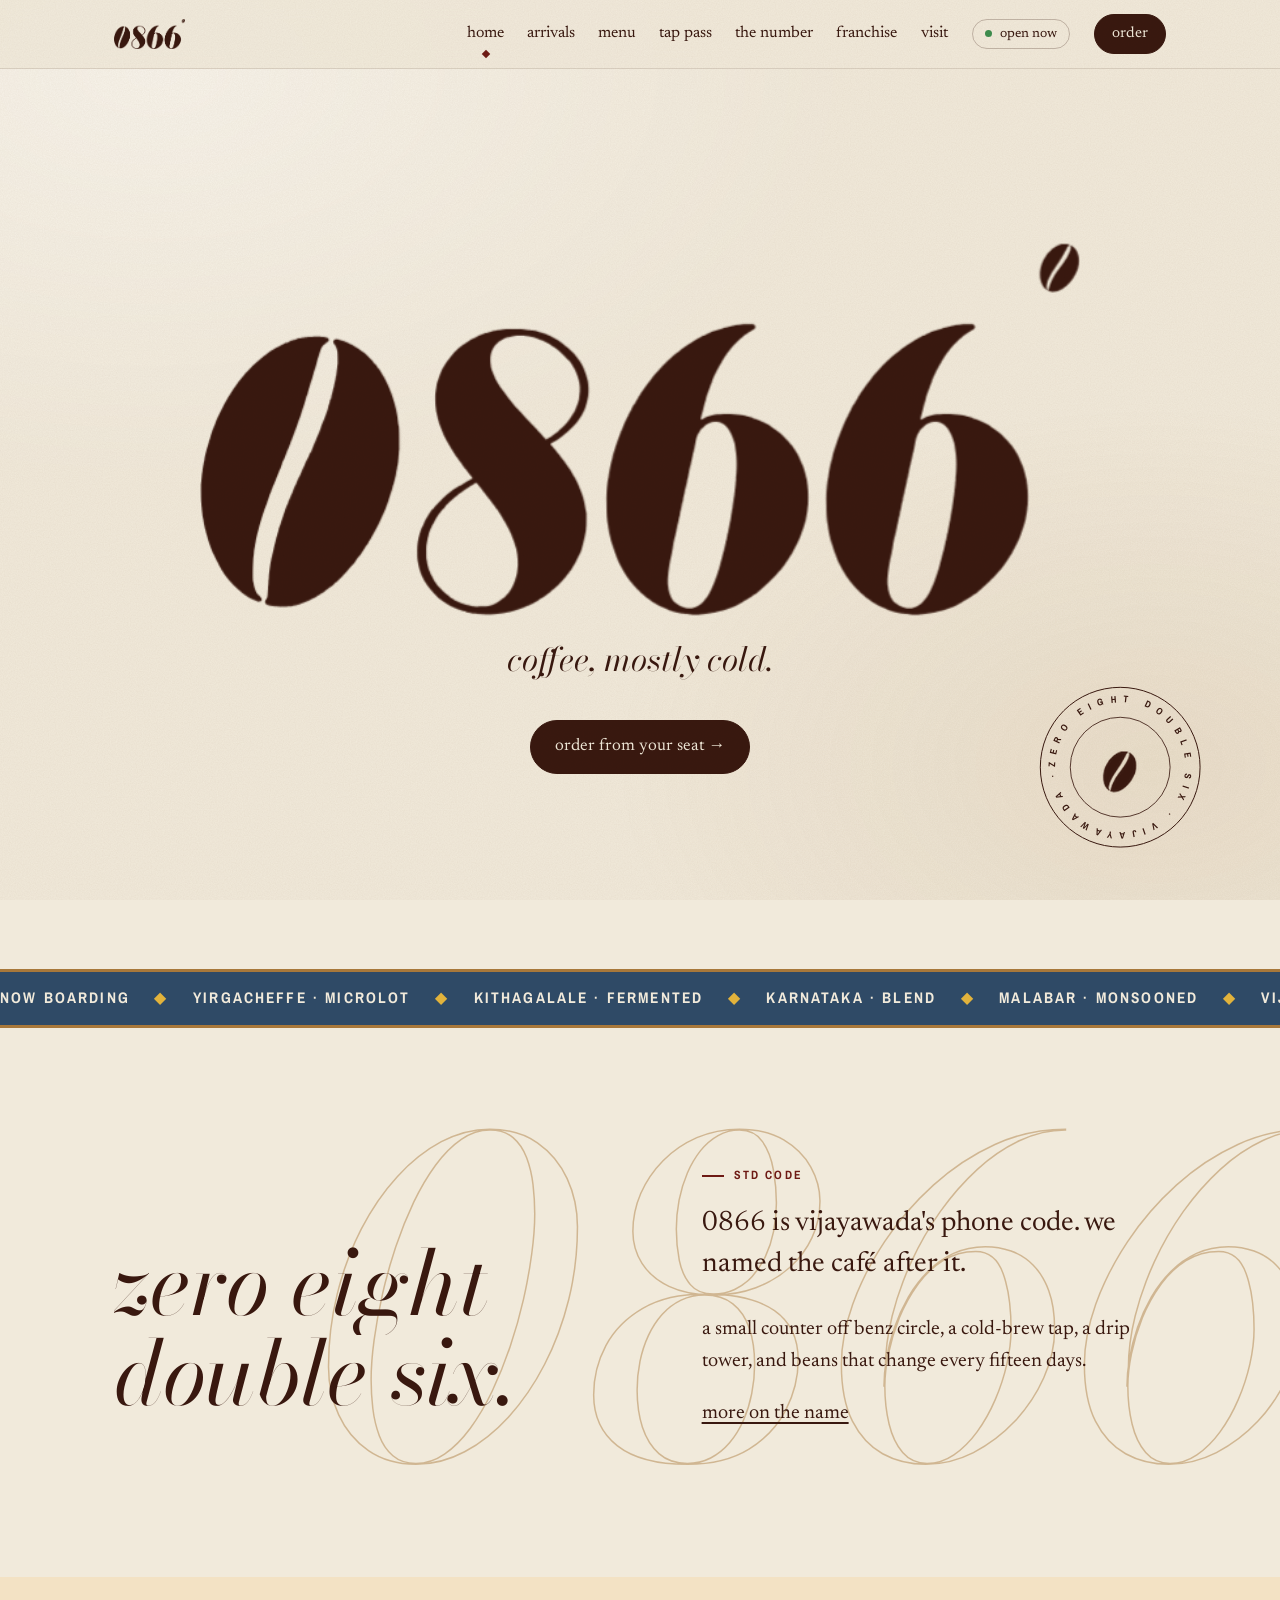
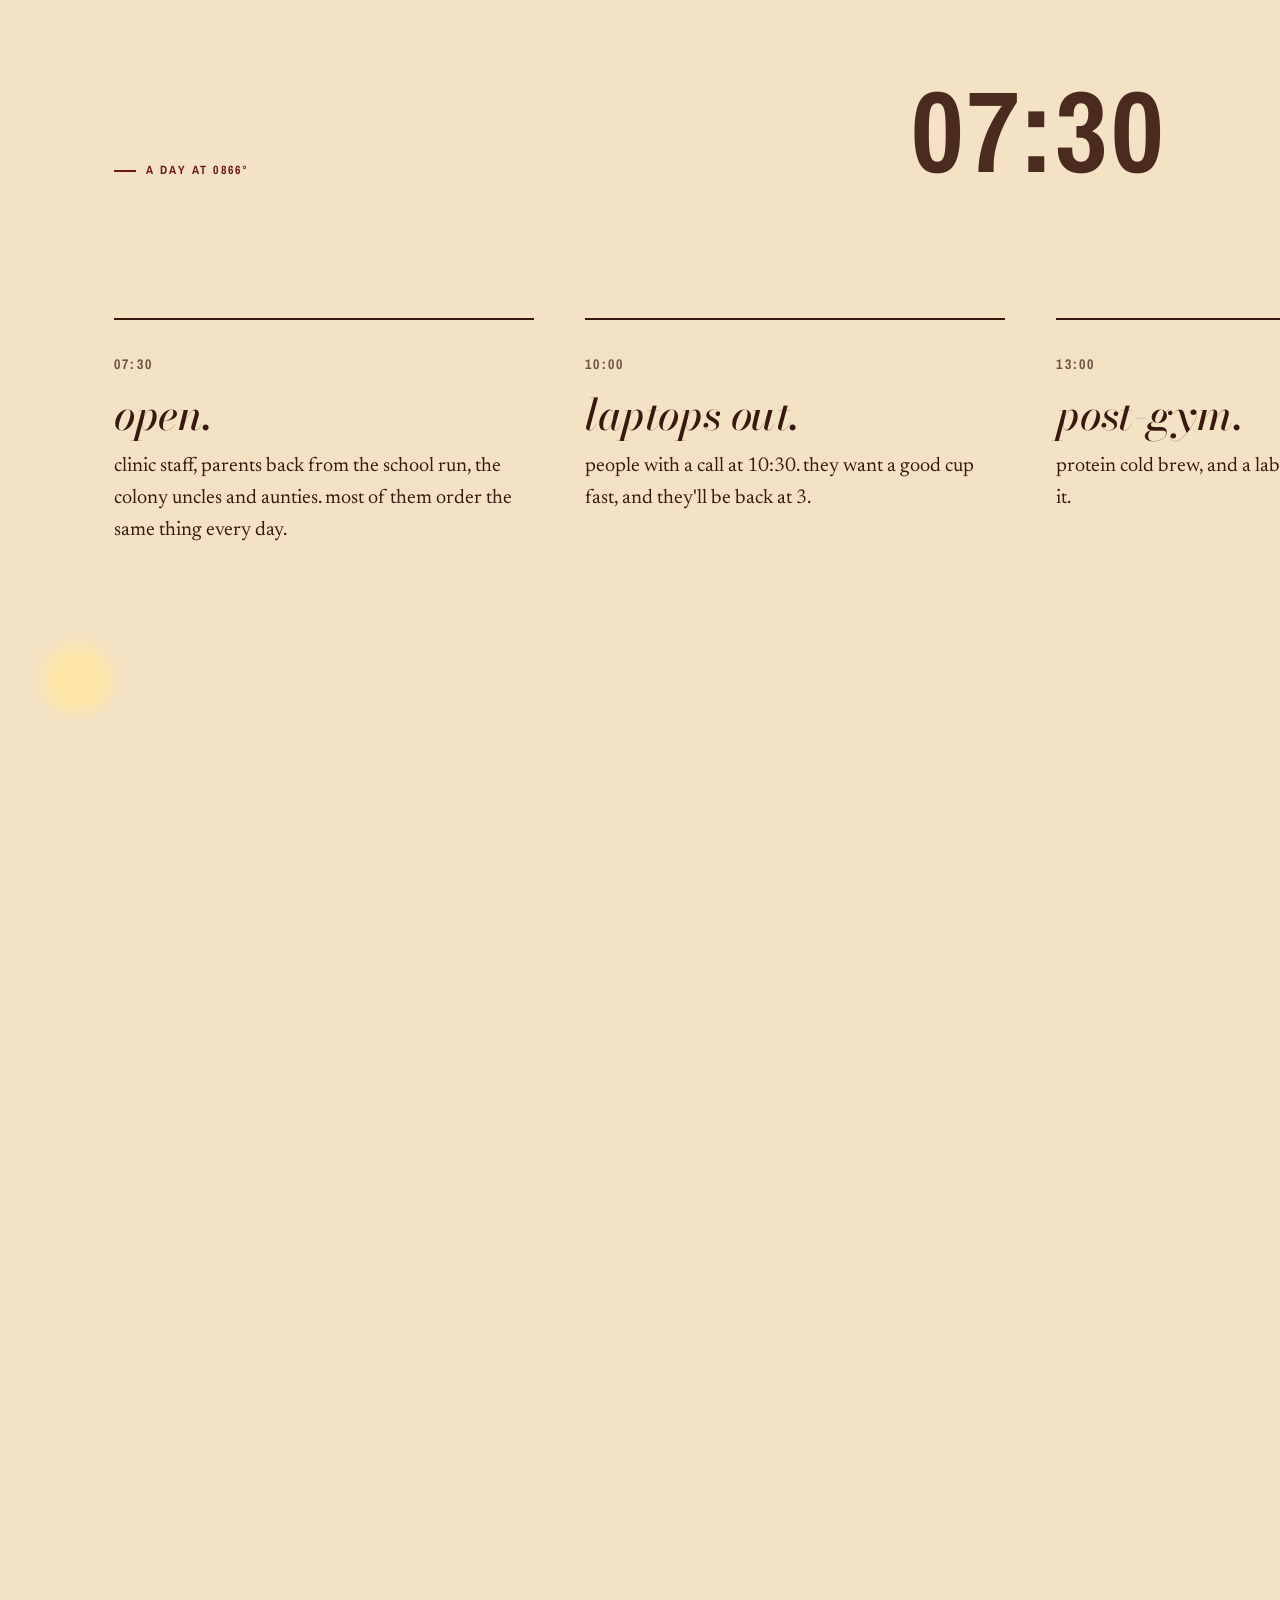
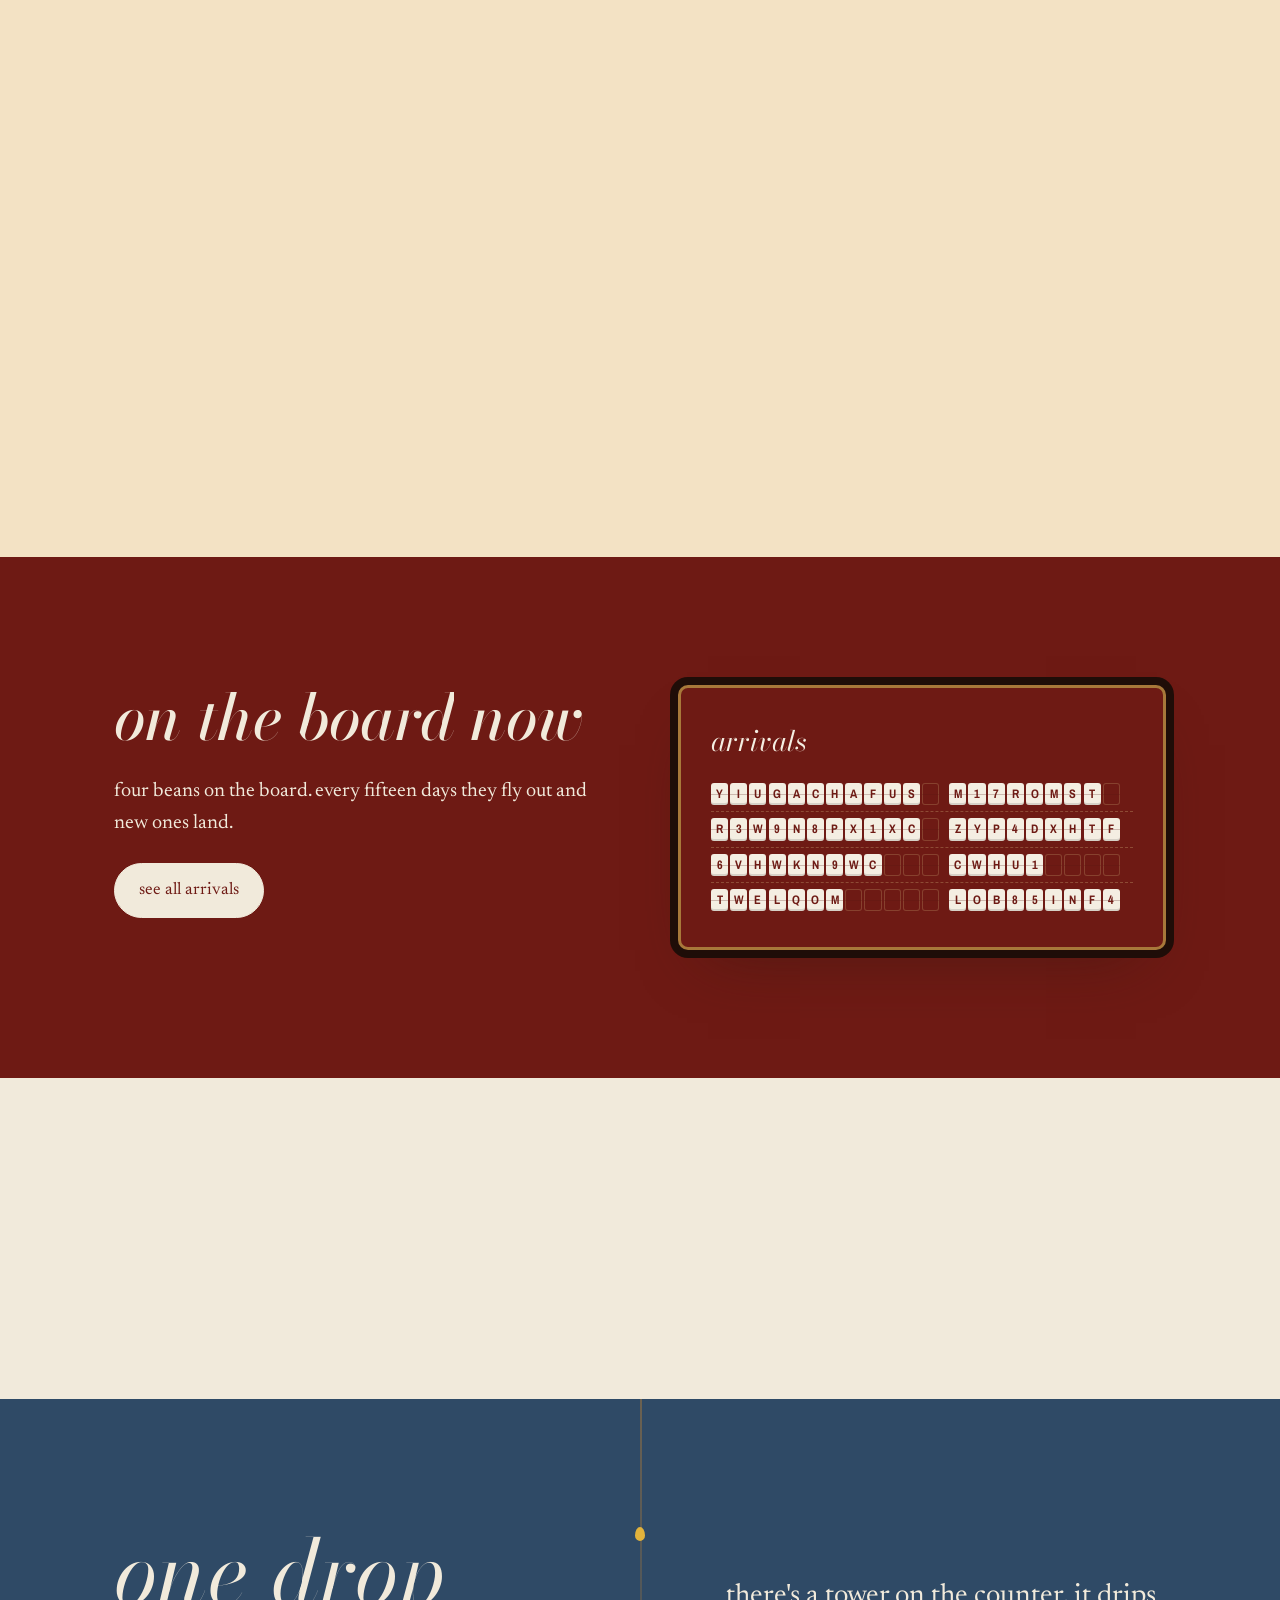
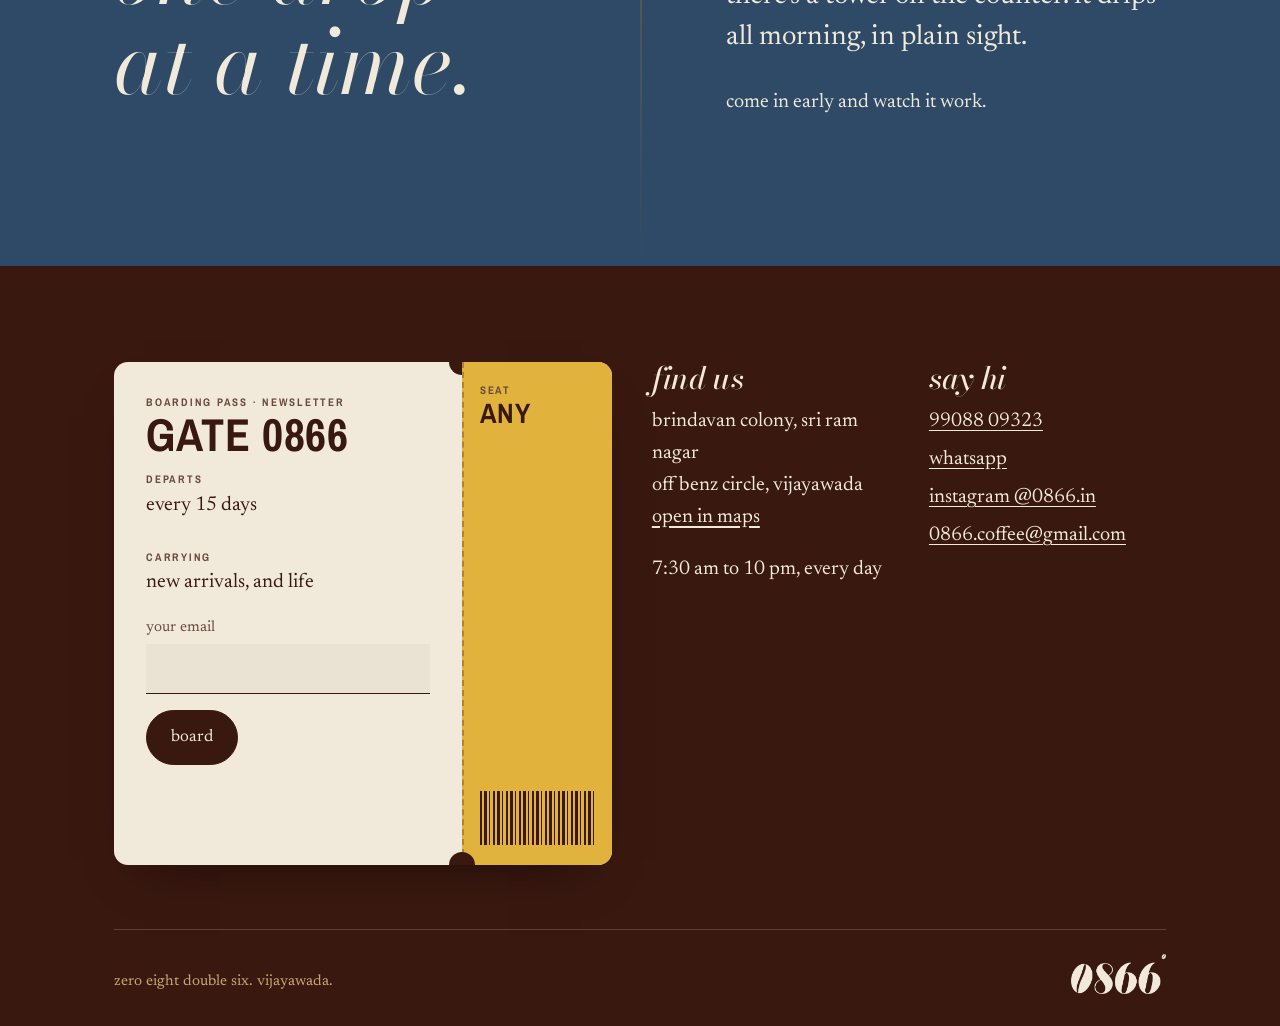
<file: index.html>
<!doctype html>
<html lang="en">
<head>
<meta charset="utf-8">
<meta name="viewport" content="width=device-width, initial-scale=1">
<meta name="theme-color" content="#F1EADB">
<link rel="icon" href="assets/img/bean.png" type="image/png">
<link rel="preconnect" href="https://fonts.googleapis.com">
<link rel="preconnect" href="https://fonts.gstatic.com" crossorigin>
<link href="https://fonts.googleapis.com/css2?family=Archivo+Narrow:wght@600;700&family=Bodoni+Moda:ital,opsz,wght@1,6..96,400;1,6..96,500;1,6..96,700&family=Newsreader:ital,opsz,wght@0,6..72,400;0,6..72,500;1,6..72,400&display=swap" rel="stylesheet">
<link rel="stylesheet" href="assets/style.css">
<script src="data/config.js"></script>
<title>0866° — coffee, mostly cold. vijayawada.</title>
<meta name="description" content="0866° is a cold coffee counter in vijayawada. rotating beans every fifteen days, a cold-brew tap, a drip tower, and a tap pass.">
<meta property="og:title" content="0866° — zero eight double six">
<meta property="og:description" content="coffee, mostly cold. vijayawada.">
<meta property="og:image" content="assets/img/logo.png">
</head>
<body data-page="home">
<main>

  <section class="hero-scroll" id="hero">
    <div class="hero-stage" id="stage">
      <div class="hero-mark">
        <h1 class="sr">0866°, coffee in vijayawada</h1>
        <div class="logo-holder"><img id="heroLogo" src="assets/img/logo.png" alt="0866°" width="673" height="284"></div>
        <p class="hero-line">coffee, mostly cold.</p>
        <p style="margin-top:22px;animation:fadeup 1s ease 2.2s both"><a class="btn" href="order/">order from your seat →</a></p>
              </div>
      <div class="badge hero-badge" id="heroBadge"><div class="core"><img src="assets/img/bean.png" alt=""></div></div>
    </div>
  </section>

  <div class="ticker" id="ticker"></div>

  <!-- the name -->
  <section class="name-sec">
    <span class="name-ghost" aria-hidden="true">0866</span>
    <div class="wrap name-grid">
      <p class="say reveal">zero eight<br>double six.</p>
      <div class="name-copy reveal d1">
        <p class="kicker">std code</p>
        <p class="lede">0866 is vijayawada's phone code. we named the café after it.</p>
        <p>a small counter off benz circle, a cold-brew tap, a drip tower, and beans that change every fifteen days.</p>
        <p><a class="textlink" href="the-number.html">more on the name</a></p>
      </div>
    </div>
  </section>

  <!-- a day -->
  <section class="day" id="day">
    <div class="day-sticky">
      <div class="day-head wrap">
        <p class="kicker">a day at 0866°</p>
        <span class="day-clock" aria-hidden="true">07:30</span>
      </div>
      <div class="day-sun" aria-hidden="true"></div>
      <div class="day-track">
        <article class="day-card" data-time="07:30" data-sky="#F3E2C4">
          <span class="day-time">07:30</span>
          <h3>open.</h3>
          <p>clinic staff, parents back from the school run, the colony uncles and aunties. most of them order the same thing every day.</p>
        </article>
        <article class="day-card" data-time="10:00" data-sky="#F1EADB">
          <span class="day-time">10:00</span>
          <h3>laptops out.</h3>
          <p>people with a call at 10:30. they want a good cup fast, and they'll be back at 3.</p>
        </article>
        <article class="day-card" data-time="13:00" data-sky="#EFD9B0">
          <span class="day-time">13:00</span>
          <h3>post-gym.</h3>
          <p>protein cold brew, and a label that tells you what's in it.</p>
        </article>
        <article class="day-card" data-time="16:30" data-sky="#E3A96B">
          <span class="day-time">16:30</span>
          <h3>college is out.</h3>
          <p>six people, one table, and a hundred photos of the tower.</p>
        </article>
        <article class="day-card" data-time="19:00" data-sky="#7A2A1E">
          <span class="day-time">19:00</span>
          <h3>filter coffee people.</h3>
          <p>thirty years of filter coffee every morning. we hand them the date cold brew and say nothing.</p>
        </article>
        <article class="day-card" data-time="22:00" data-sky="#1E2F45">
          <span class="day-time">22:00</span>
          <h3>closing.</h3>
          <p>chairs up, tower filled for tomorrow. we open at 7:30.</p>
        </article>
      </div>
      <p class="day-swipe wrap" aria-hidden="true">swipe through the day →</p>
    </div>
  </section>


  <section class="band-red">
    <div class="wrap">
      <div class="split" style="align-items:start">
        <div class="reveal">
          <h2>on the board now</h2>
          <p class="measure" id="boardLine">every fifteen days the beans fly out and new ones land.</p>
          <div class="btn-row" style="margin-top:24px"><a class="btn" href="arrivals.html">see all arrivals</a></div>
        </div>
        <div id="miniBoard" class="reveal d1"></div>
      </div>
    </div>
  </section>

  <div class="outline-wrap" aria-hidden="true">
    <div class="outline-track" id="outline"><span class="outline">zero eight double six</span><span class="outline">zero eight double six</span></div>
  </div>

  <section class="band-navy">
    <span class="drip-line" aria-hidden="true"></span><span class="drip-dot" aria-hidden="true"></span>
    <div class="wrap split">
      <div class="reveal"><p class="say">one drop<br>at a time.</p></div>
      <div class="measure reveal d1" style="padding-left:clamp(0px,4vw,48px)">
        <p class="lede">there's a tower on the counter. it drips all morning, in plain sight.</p>
        <p>come in early and watch it work.</p>
      </div>
    </div>
  </section>

</main>
<script src="data/arrivals.js"></script>
<script src="assets/site.js"></script>
<script>
(function () {
  const S = window.SITE, B = window.O866.board, A = window.ARRIVALS;

  /* scroll-played video */
  const stage = document.getElementById("stage");
  if (S.homeVideo) {
    const v = document.createElement("video");
    v.src = S.homeVideo; v.muted = true; v.playsInline = true; v.preload = "auto";
    v.setAttribute("aria-hidden", "true");
    stage.prepend(v); stage.classList.add("has-video");
    document.getElementById("hero").classList.add("scrubbing");
    document.getElementById("heroLogo").src = "assets/img/logo-cream.png";
    const hero = document.getElementById("hero");
    let target = 0;
    const onScroll = () => {
      const r = hero.getBoundingClientRect();
      const p = Math.min(1, Math.max(0, -r.top / (r.height - innerHeight)));
      if (v.duration) target = p * v.duration;
    };
    addEventListener("scroll", onScroll, { passive: true });
    (function loop() {
      if (v.duration && Math.abs(v.currentTime - target) > .03) v.currentTime += (target - v.currentTime) * .2;
      requestAnimationFrame(loop);
    })();
  }

  const O = window.O866;
  const n = ["zero","one","two","three","four","five","six"][A.beans.length] || A.beans.length;
  document.getElementById("boardLine").textContent = `${n} beans on the board. every fifteen days they fly out and new ones land.`;
  O.ticker(document.getElementById("ticker"), [
    "now boarding", ...A.beans.map((b) => `${b.origin} · ${b.type}`), "vijayawada 0866", "7:30 am to 10 pm, every day"
  ]);
  document.getElementById("heroBadge").insertAdjacentHTML("afterbegin", O.badge("zero eight double six · vijayawada · "));

  /* outlined words drift with scroll */
  const track = document.getElementById("outline");
  if (!O.reduce) addEventListener("scroll", () => {
    const r = track.getBoundingClientRect();
    track.style.transform = `translateX(${(r.top - innerHeight) * .35}px)`;
  }, { passive: true });

  /* mini arrivals board */
  const box = document.getElementById("miniBoard");
  const board = document.createElement("div");
  board.className = "board mini";
  board.innerHTML = `<div class="board-top"><span class="board-title">arrivals</span></div>`;
  const rows = A.beans.map(() => { const r = B.makeRow([12, 9], ["", ""]); board.append(r); return r; });
  box.append(board);
  const words = (i) => [A.beans[i].origin, A.beans[i].type];
  let started = false;
  new IntersectionObserver((es) => {
    if (es[0].isIntersecting && !started) { started = true; rows.forEach((r, i) => setTimeout(() => B.flipRow(r, words(i)), i * 250)); }
  }, { threshold: .3 }).observe(board);
  B.keepAlive(board, rows, words, 5200);
})();
</script>
<script src="assets/home.js"></script>
</body>
</html>
</file>
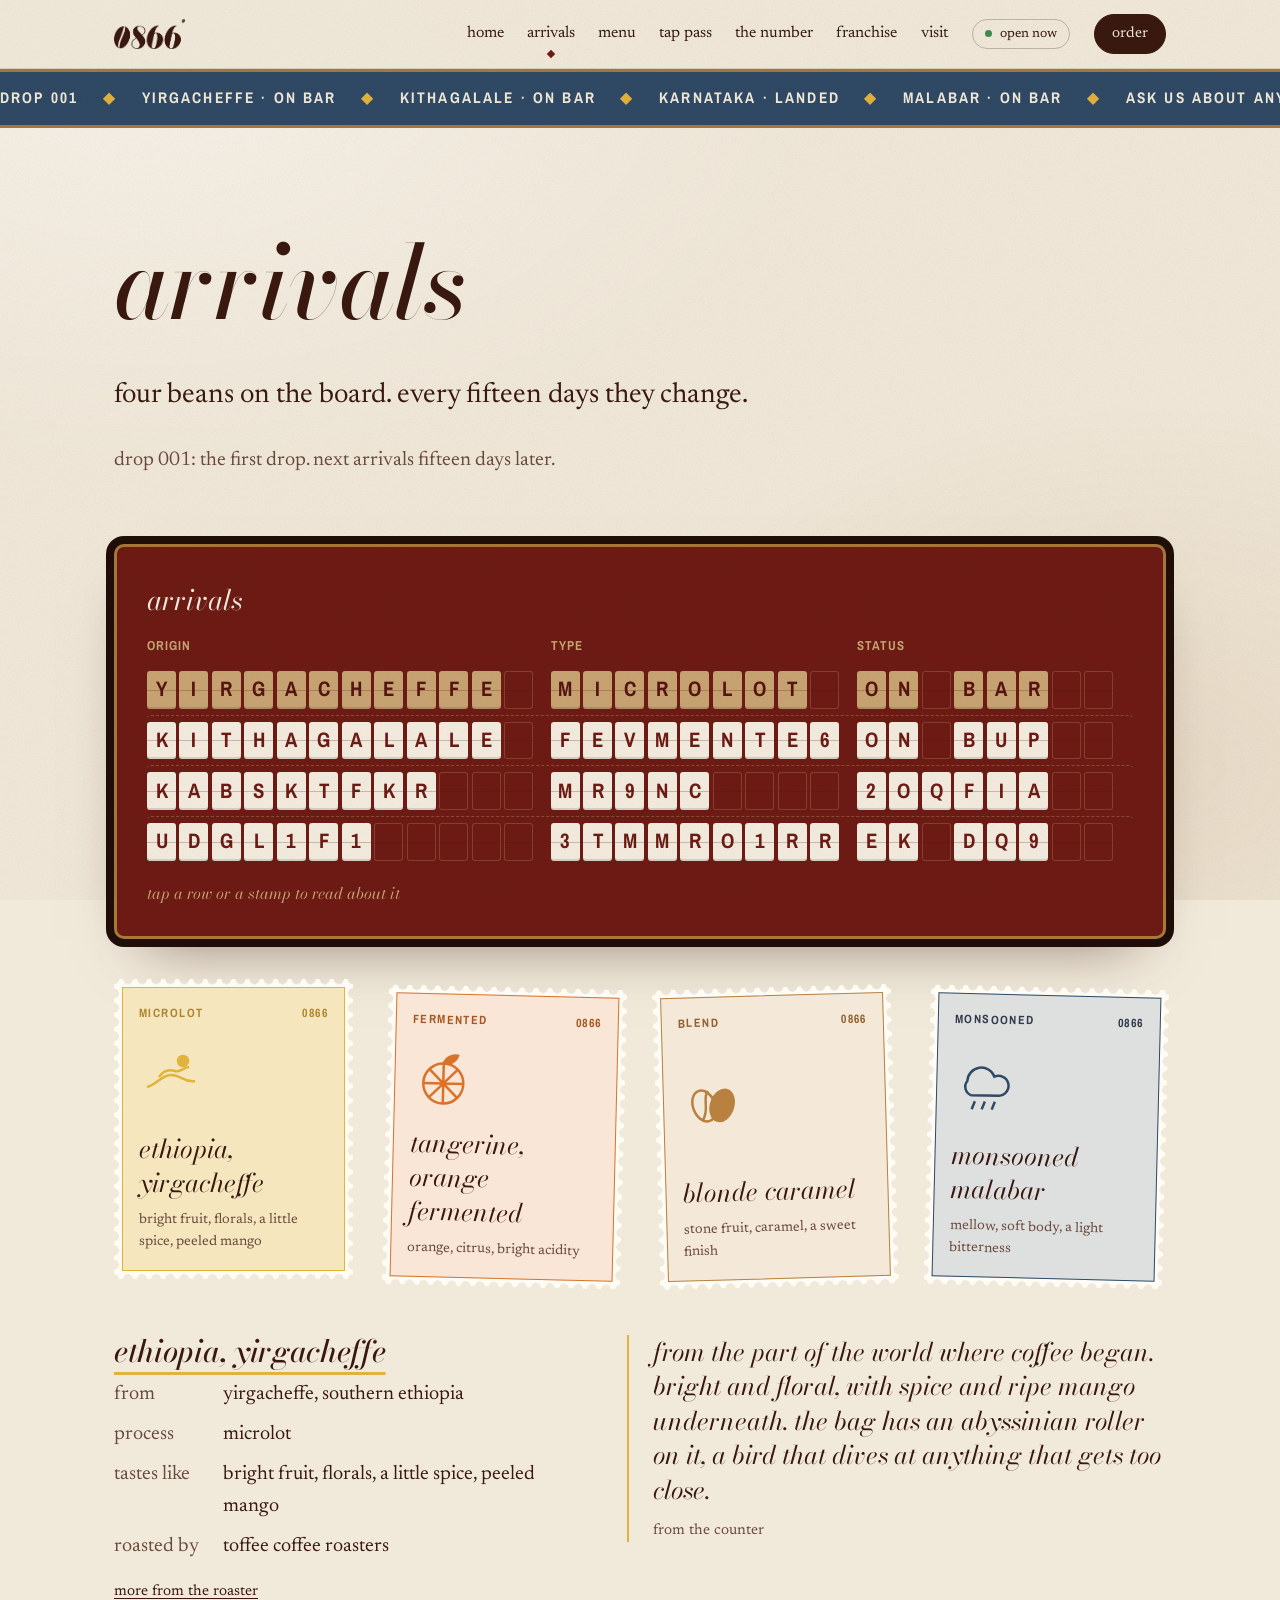
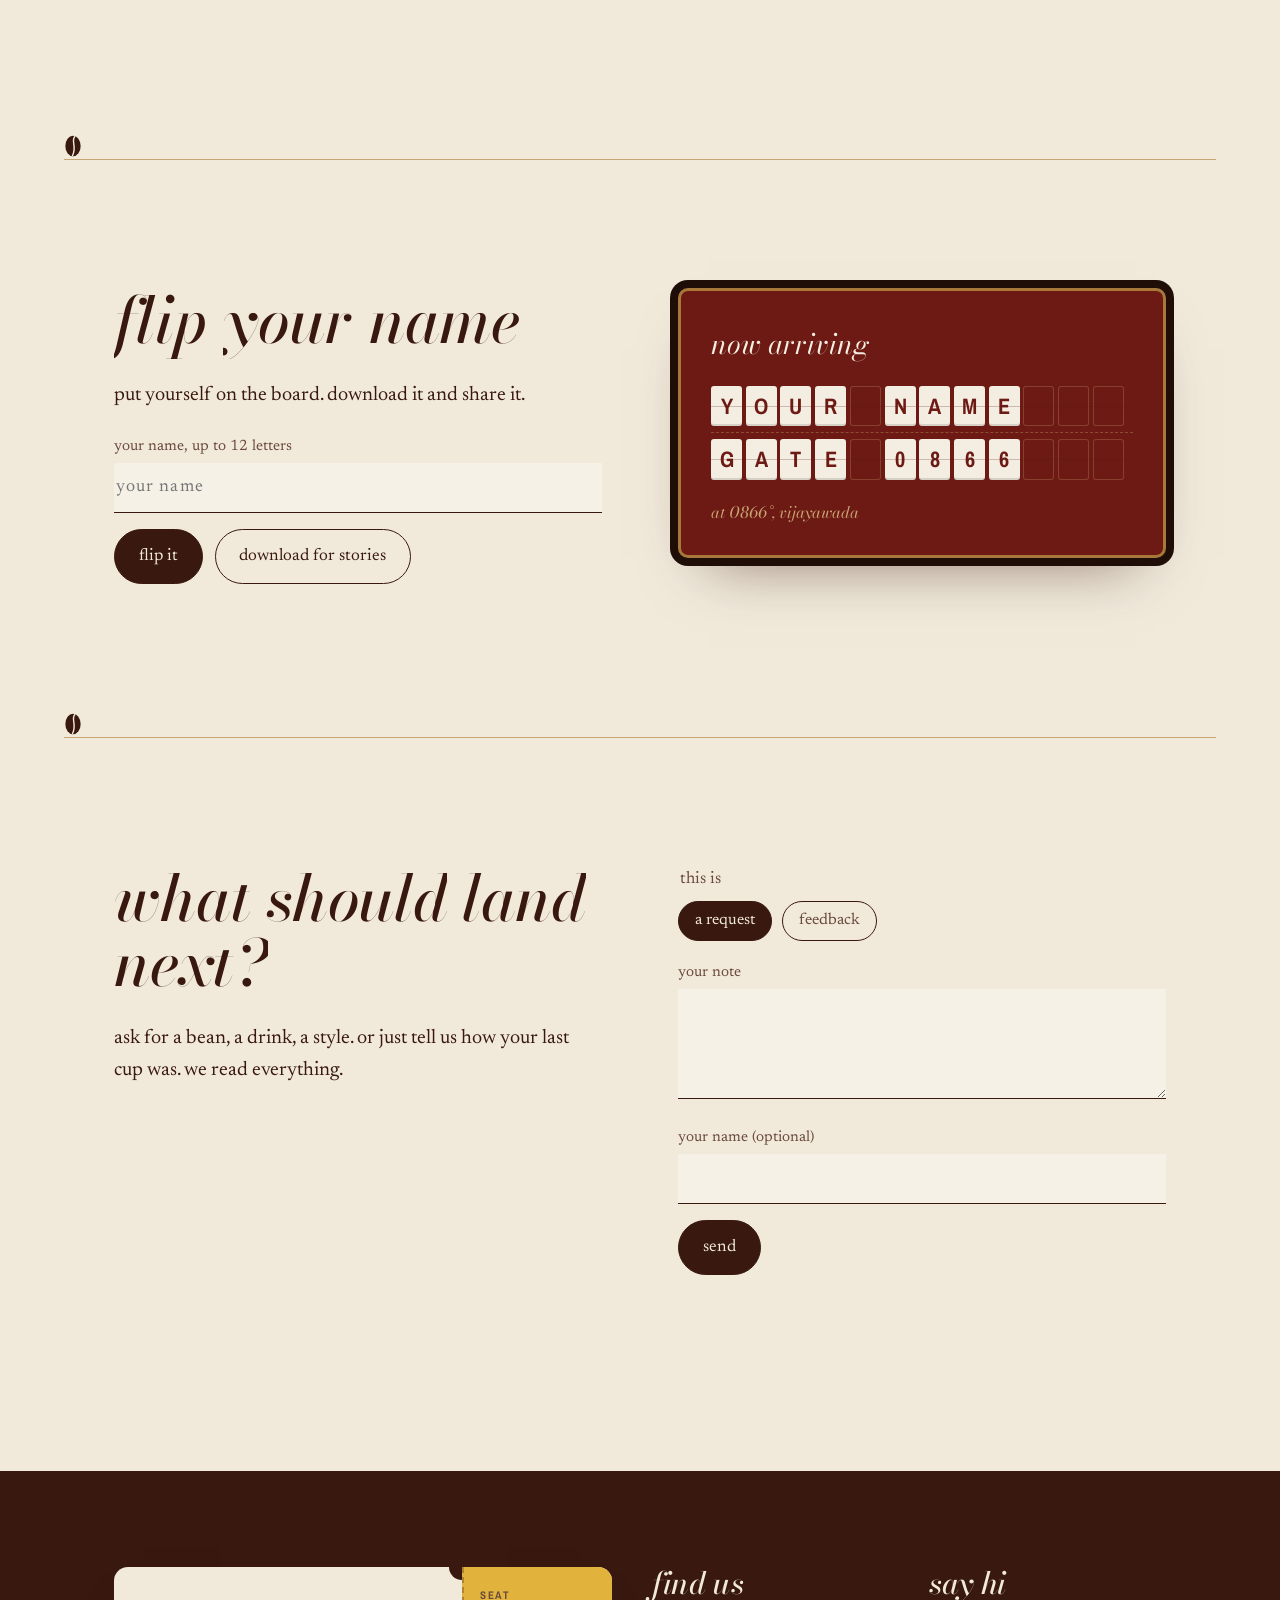
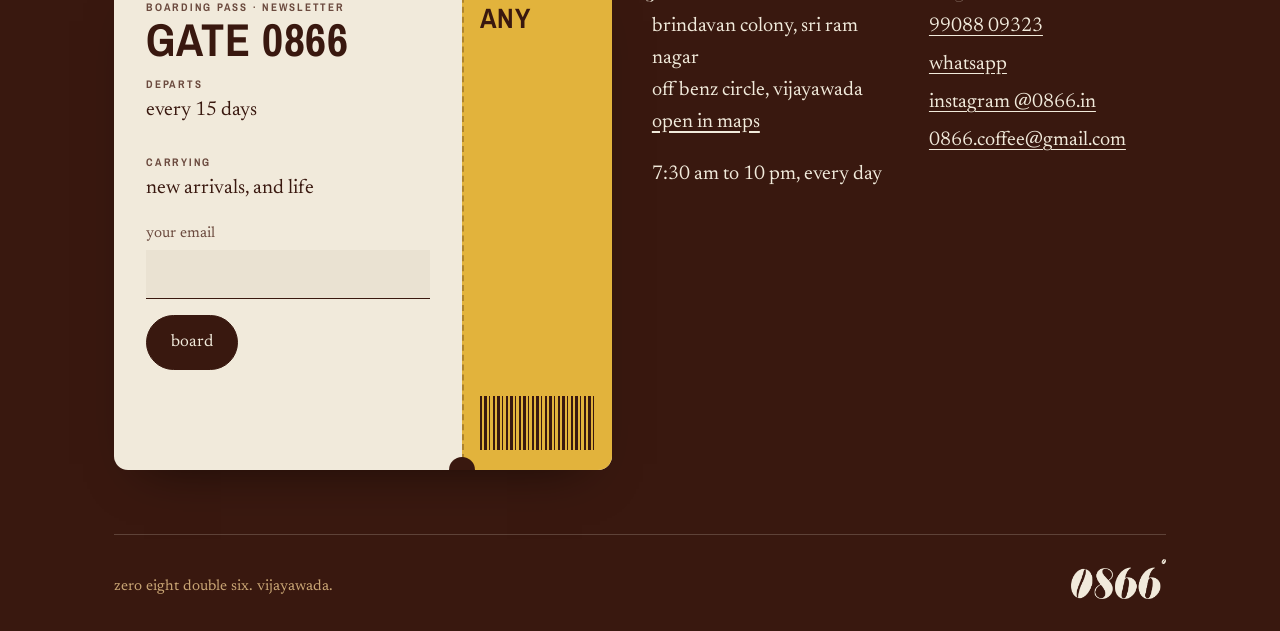
<file: arrivals.html>
<!doctype html>
<html lang="en">
<head>
<meta charset="utf-8">
<meta name="viewport" content="width=device-width, initial-scale=1">
<meta name="theme-color" content="#F1EADB">
<link rel="icon" href="assets/img/bean.png" type="image/png">
<link rel="preconnect" href="https://fonts.googleapis.com">
<link rel="preconnect" href="https://fonts.gstatic.com" crossorigin>
<link href="https://fonts.googleapis.com/css2?family=Archivo+Narrow:wght@600;700&family=Bodoni+Moda:ital,opsz,wght@1,6..96,400;1,6..96,500;1,6..96,700&family=Newsreader:ital,opsz,wght@0,6..72,400;0,6..72,500;1,6..72,400&display=swap" rel="stylesheet">
<link rel="stylesheet" href="assets/style.css">
<script src="data/config.js"></script>
<title>arrivals — 0866°</title>
<meta name="description" content="three beans on the board at 0866°, vijayawada. they change every fifteen days.">
</head>
<body data-page="arrivals">
<main>

  <div class="ticker" id="ticker"></div>
  <header class="page-head">
    <div class="wrap">
      <h1>arrivals</h1>
      <p class="lede" id="countLine">every fifteen days the beans change.</p>
      <p class="quiet" id="dates"></p>
    </div>
  </header>

  <section style="padding-top:0">
    <div class="wrap">
      <div class="board" id="board">
        <div class="board-top"><span class="board-title">arrivals</span></div>
        <div class="board-cols" aria-hidden="true"><span style="--n:12">ORIGIN</span><span style="--n:9">TYPE</span><span style="--n:8">STATUS</span></div>
        <div id="rows"></div>
        <div class="board-foot">tap a row or a stamp to read about it</div>
      </div>

      <div class="stamps" id="stamps"></div>
      <div class="bean-detail" id="detail" aria-live="polite"></div>
    </div>
  </section>

  <hr class="rule">

  <section class="flip-name">
    <div class="wrap split" style="align-items:start">
      <div>
        <h2>flip your name</h2>
        <p class="measure">put yourself on the board. download it and share it.</p>
        <form class="form" id="nameForm" style="margin-top:24px">
          <div class="field"><label for="nm">your name, up to 12 letters</label>
            <input id="nm" class="name-input" maxlength="12" autocomplete="given-name" placeholder="your name"></div>
          <div class="btn-row">
            <button class="btn" type="submit">flip it</button>
            <button class="btn ghost" type="button" id="dl">download for stories</button>
          </div>
        </form>
      </div>
      <div class="board" id="nameBoard">
        <div class="board-top"><span class="board-title">now arriving</span></div>
        <div id="nameRows"></div>
        <div class="board-foot">at 0866°, vijayawada</div>
      </div>
    </div>
  </section>

  <hr class="rule">

  <section>
    <div class="wrap split" style="align-items:start">
      <div>
        <h2>what should land next?</h2>
        <p class="measure">ask for a bean, a drink, a style. or just tell us how your last cup was. we read everything.</p>
      </div>
      <form class="form" data-form="requests" data-thanks="got it. thank you for writing." novalidate>
        <fieldset class="field" style="border:0;padding:0;margin:0">
          <legend class="small quiet" style="margin-bottom:8px">this is</legend>
          <div class="choice">
            <label><input type="radio" name="kind" value="request" checked><span>a request</span></label>
            <label><input type="radio" name="kind" value="feedback"><span>feedback</span></label>
          </div>
        </fieldset>
        <div class="field"><label for="msg">your note</label><textarea id="msg" name="message" required></textarea></div>
        <div class="field"><label for="who">your name (optional)</label><input id="who" name="name" autocomplete="name"></div>
        <input class="hp" name="website" tabindex="-1" autocomplete="off" aria-hidden="true">
        <div><button class="btn" type="submit">send</button></div>
        <p class="form-status" role="status"></p>
      </form>
    </div>
  </section>

</main>
<script src="data/arrivals.js"></script>
<script src="assets/site.js"></script>
<script>
(function () {
  const A = window.ARRIVALS, B = window.O866.board;
  const O = window.O866;
  const n = ["zero","one","two","three","four","five","six"][A.beans.length] || A.beans.length;
  document.getElementById("countLine").textContent = `${n} beans on the board. every fifteen days they change.`;
  document.getElementById("dates").textContent = `drop ${A.drop}: ${A.landed}. next arrivals ${A.next}.`;
  O.ticker(document.getElementById("ticker"), ["drop " + A.drop, ...A.beans.map((b) => `${b.origin} · ${b.status}`), "ask us about any arrival"]);

  /* main board */
  const rowsBox = document.getElementById("rows");
  const words = (i) => [A.beans[i].origin, A.beans[i].type, A.beans[i].status];
  const rows = A.beans.map((b, i) => {
    const r = B.makeRow([12, 9, 8], ["", "", "status"]);
    r.classList.add("clickable");
    r.tabIndex = 0; r.setAttribute("role", "button");
    r.addEventListener("click", () => show(i, true));
    r.addEventListener("keydown", (e) => { if (e.key === "Enter" || e.key === " ") { e.preventDefault(); show(i, true); } });
    rowsBox.append(r);
    return r;
  });
  rows.forEach((r, i) => setTimeout(() => B.flipRow(r, words(i), { spins: 10 }), 300 + i * 350));
  B.keepAlive(document.getElementById("board"), rows, words);

  const detail = document.getElementById("detail");
  const stampsBox = document.getElementById("stamps");
  stampsBox.innerHTML = A.beans.map((b, i) => `
    <button class="stamp pop-${b.colour || "red"}" type="button" data-i="${i}" aria-pressed="false">
      <span class="stamp-inner">
        <span class="stamp-top"><span>${b.type}</span><span>0866</span></span>
        <span class="stamp-art">${O.art[b.type] || O.art.BLEND}</span>
        <span><span class="stamp-name">${b.name}</span><span class="stamp-notes" style="display:block">${b.tasting}</span></span>
      </span>
    </button>`).join("");
  stampsBox.addEventListener("click", (e) => { const st = e.target.closest(".stamp"); if (st) show(+st.dataset.i, true); });

  function show(i, scroll) {
    const b = A.beans[i];
    rows.forEach((r, k) => { r.classList.toggle("active", k === i); r.setAttribute("aria-pressed", k === i); });
    stampsBox.querySelectorAll(".stamp").forEach((st, k) => st.setAttribute("aria-pressed", k === i));
    detail.className = `bean-detail pop-${b.colour || "red"}`;
    const facts = [["from", b.region], ["process", b.process], ["roast", b.roast], ["altitude", b.altitude], ["tastes like", b.tasting], ["roasted by", b.roaster]]
      .filter(([, v]) => v).map(([k, v]) => `<dt>${k}</dt><dd>${v}</dd>`).join("");
    detail.innerHTML = `
      <div><h3>${b.name}</h3><dl class="facts">${facts}</dl>
        ${b.link ? `<a class="textlink roaster-link" href="${b.link}" target="_blank" rel="noopener">more from the roaster</a>` : ""}</div>
      <blockquote class="note" style="margin:0">${b.note}<span class="note-sign">from the counter</span></blockquote>`;
    if (scroll) detail.scrollIntoView({ behavior: O.reduce ? "auto" : "smooth", block: "nearest" });
  }
  show(0);

  /* flip your name */
  const nameRows = document.getElementById("nameRows");
  const nr = B.makeRow([12]);
  nameRows.append(nr);
  const nr2 = B.makeRow([12]);
  nameRows.append(nr2);
  let current = "YOUR NAME";
  const flipName = () => { B.flipRow(nr, [current], { spins: 9 }); B.flipRow(nr2, ["GATE 0866"], { spins: 5 }); };
  flipName();
  B.keepAlive(document.getElementById("nameBoard"), [nr], () => [current], 6000);
  const input = document.getElementById("nm");
  document.getElementById("nameForm").addEventListener("submit", (e) => {
    e.preventDefault();
    current = (input.value || "YOUR NAME").toUpperCase().replace(/[^A-Z0-9 ]/g, "").slice(0, 12) || "YOUR NAME";
    flipName();
  });

  /* story-sized image, drawn on the visitor's device */
  document.getElementById("dl").addEventListener("click", async () => {
    await document.fonts.ready;
    const W = 1080, H = 1920, c = document.createElement("canvas");
    c.width = W; c.height = H;
    const x = c.getContext("2d");
    x.fillStyle = "#F1EADB"; x.fillRect(0, 0, W, H);
    for (let i = 0; i < 26000; i++) { // paper grain
      x.fillStyle = `rgba(90,60,40,${Math.random() * .06})`;
      x.fillRect(Math.random() * W, Math.random() * H, 1.5, 1.5);
    }
    const logo = new Image(); logo.src = "assets/img/logo.png";
    await logo.decode().catch(() => {});
    const lw = 560, lh = lw * logo.naturalHeight / logo.naturalWidth;
    if (logo.naturalWidth) x.drawImage(logo, (W - lw) / 2, 260, lw, lh);

    // board
    const bx = 70, by = 720, bw = W - 140, bh = 560;
    x.fillStyle = "#1f0d08"; roundRect(x, bx - 14, by - 14, bw + 28, bh + 28, 22); x.fill();
    x.fillStyle = "#6E1A14"; roundRect(x, bx, by, bw, bh, 14); x.fill();
    x.strokeStyle = "#A8783A"; x.lineWidth = 5; roundRect(x, bx, by, bw, bh, 14); x.stroke();
    x.fillStyle = "#C9A574"; x.font = "italic 500 44px 'Bodoni Moda', serif";
    x.fillText("now arriving", bx + 44, by + 80);
    const lines = [current.padEnd(12, " "), "GATE 0866".padEnd(12, " ")];
    const tw = 66, tg = 8, th = 92, startX = bx + (bw - (12 * tw + 11 * tg)) / 2;
    lines.forEach((ln, r) => {
      const y = by + 140 + r * (th + 40);
      [...ln].forEach((ch, i) => {
        const tx = startX + i * (tw + tg);
        if (ch === " ") { x.strokeStyle = "rgba(201,165,116,.35)"; x.lineWidth = 2; roundRect(x, tx, y, tw, th, 6); x.stroke(); return; }
        x.fillStyle = "#F4EEE2"; roundRect(x, tx, y, tw, th, 6); x.fill();
        x.fillStyle = "#6E1A14"; x.font = "700 62px 'Archivo Narrow', sans-serif"; x.textAlign = "center"; x.textBaseline = "middle";
        x.fillText(ch, tx + tw / 2, y + th / 2 + 3);
        x.fillStyle = "rgba(86,20,16,.25)"; x.fillRect(tx, y + th / 2, tw, 2);
        x.textAlign = "start"; x.textBaseline = "alphabetic";
      });
    });
    x.fillStyle = "#39180F"; x.textAlign = "center";
    x.font = "italic 500 64px 'Bodoni Moda', serif"; x.fillText("zero eight double six.", W / 2, 1480);
    x.font = "400 38px 'Newsreader', serif"; x.fillText("vijayawada  ·  0866.in", W / 2, 1560);
    const a = document.createElement("a");
    a.download = `0866-${current.trim().toLowerCase().replace(/\s+/g, "-") || "arrival"}.png`;
    a.href = c.toDataURL("image/png"); a.click();
  });
  function roundRect(x, X, Y, w, h, r) { x.beginPath(); x.moveTo(X + r, Y); x.arcTo(X + w, Y, X + w, Y + h, r); x.arcTo(X + w, Y + h, X, Y + h, r); x.arcTo(X, Y + h, X, Y, r); x.arcTo(X, Y, X + w, Y, r); x.closePath(); }
})();
</script>
</body>
</html>
</file>
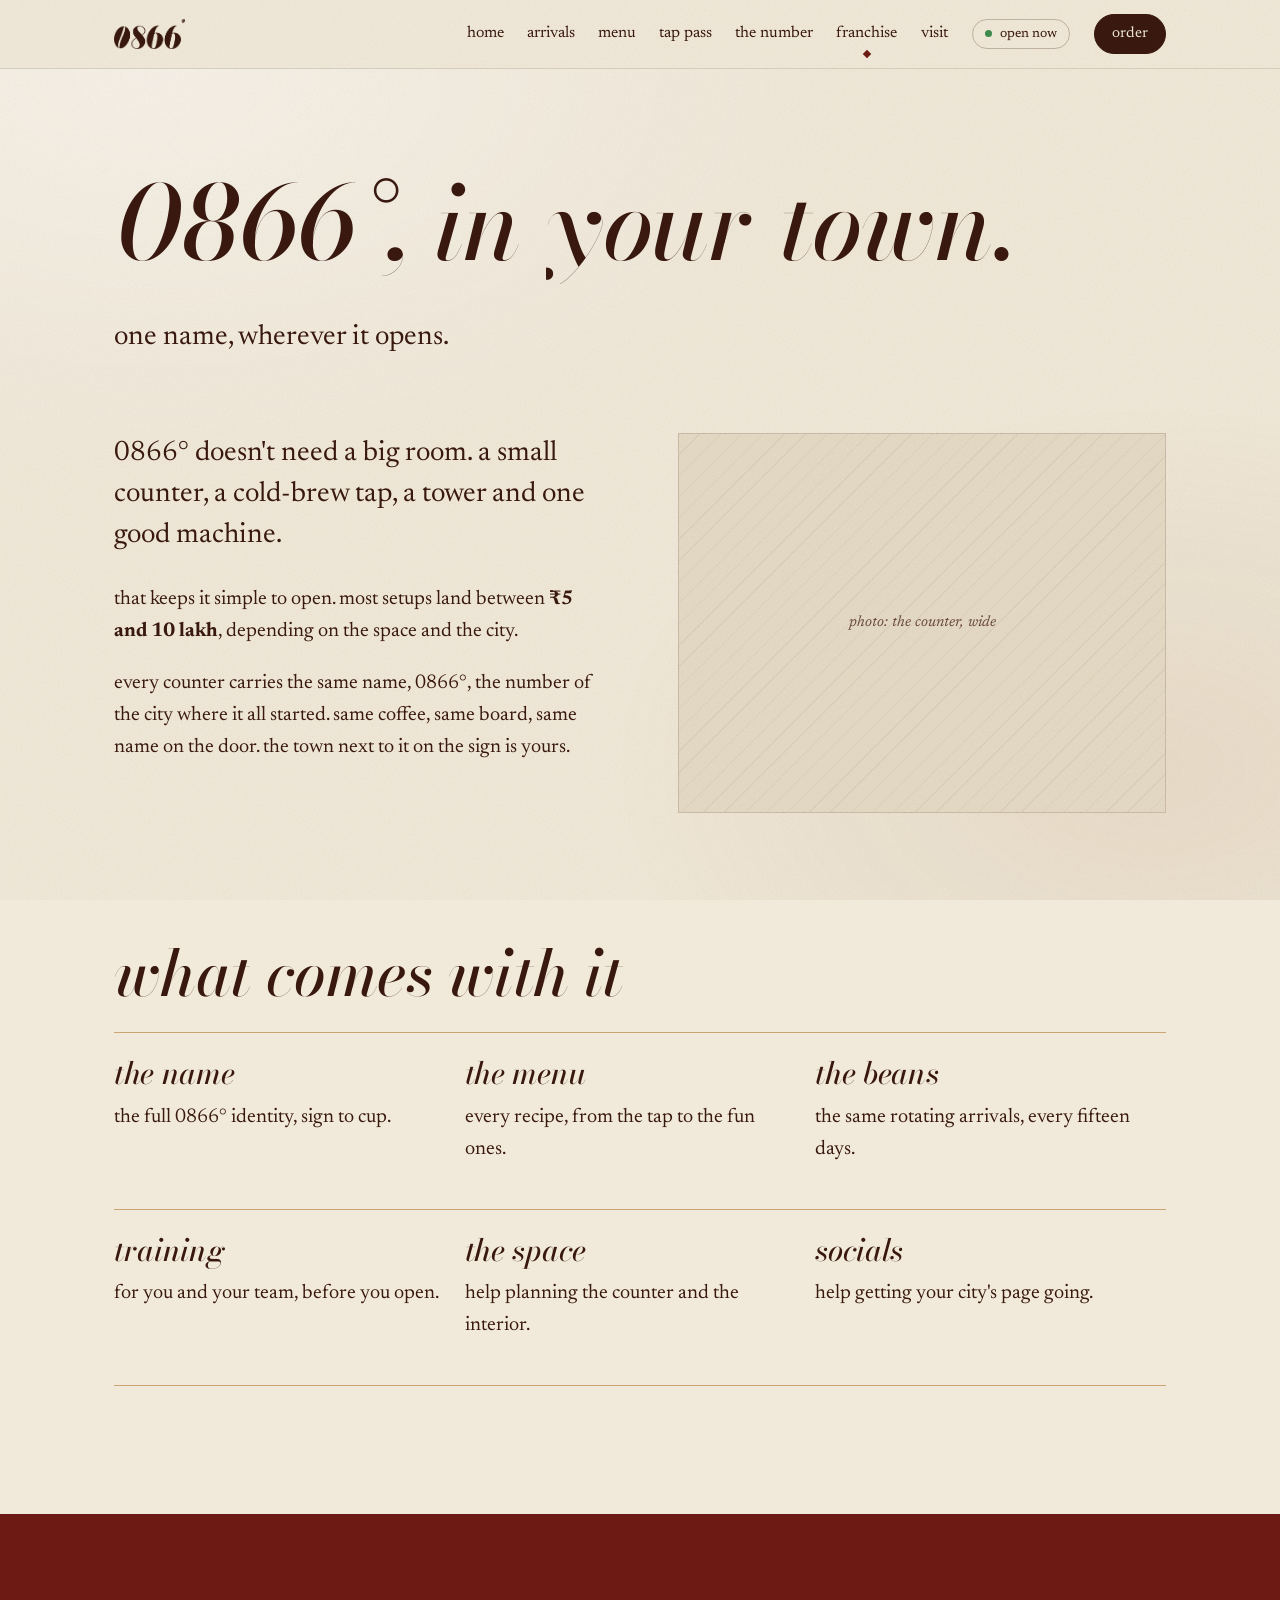
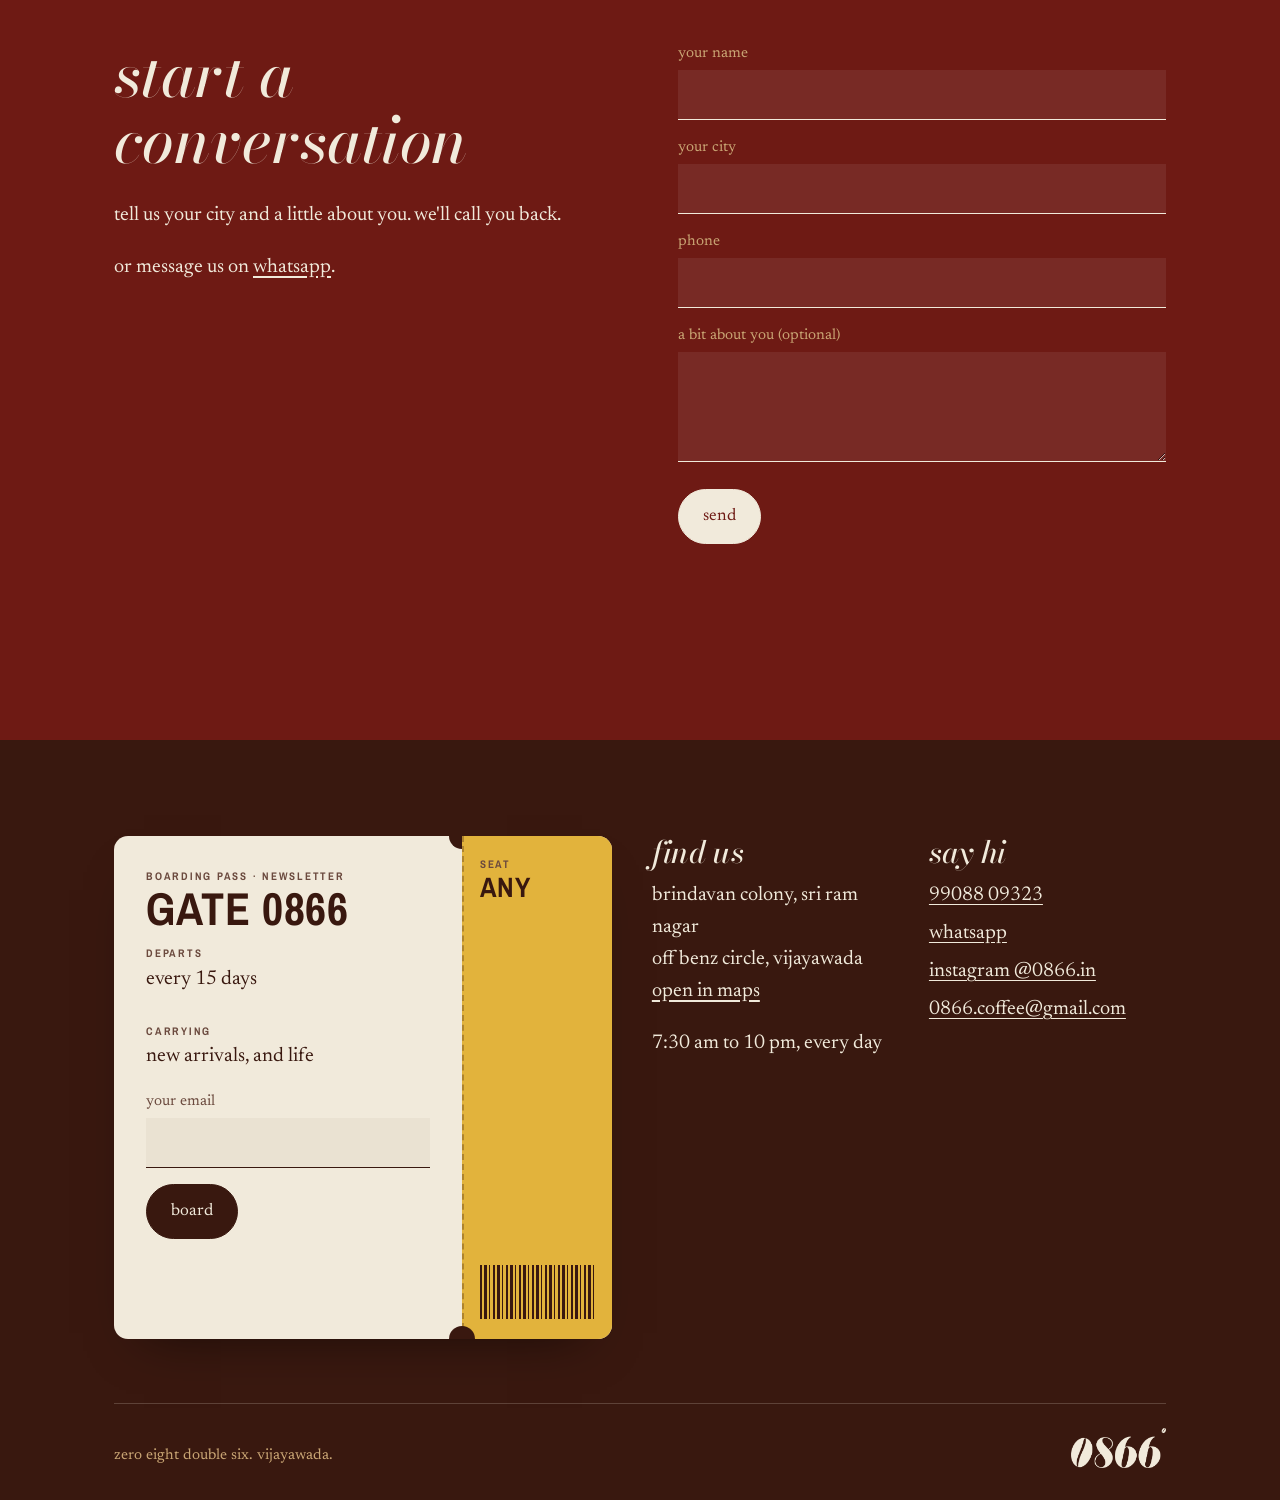
<file: franchise.html>
<!doctype html>
<html lang="en">
<head>
<meta charset="utf-8">
<meta name="viewport" content="width=device-width, initial-scale=1">
<meta name="theme-color" content="#F1EADB">
<link rel="icon" href="assets/img/bean.png" type="image/png">
<link rel="preconnect" href="https://fonts.googleapis.com">
<link rel="preconnect" href="https://fonts.gstatic.com" crossorigin>
<link href="https://fonts.googleapis.com/css2?family=Archivo+Narrow:wght@600;700&family=Bodoni+Moda:ital,opsz,wght@1,6..96,400;1,6..96,500;1,6..96,700&family=Newsreader:ital,opsz,wght@0,6..72,400;0,6..72,500;1,6..72,400&display=swap" rel="stylesheet">
<link rel="stylesheet" href="assets/style.css">
<script src="data/config.js"></script>
<title>franchise — 0866°</title>
<meta name="description" content="bring 0866° to your town. a small counter, a cold-brew tap, a tower and one good machine. most setups land between ₹5 and 10 lakh.">
</head>
<body data-page="franchise">
<main>
  <header class="page-head">
    <div class="wrap">
      <h1>0866°, in your town.</h1>
      <p class="lede">one name, wherever it opens.</p>
    </div>
  </header>

  <section style="padding-top:0">
    <div class="wrap split" style="align-items:start">
      <div class="measure">
        <p class="lede">0866° doesn't need a big room. a small counter, a cold-brew tap, a tower and one good machine.</p>
        <p>that keeps it simple to open. most setups land between <strong>₹5 and 10 lakh</strong>, depending on the space and the city.</p>
        <p>every counter carries the same name, 0866°, the number of the city where it all started. same coffee, same board, same name on the door. the town next to it on the sign is yours.</p>
      </div>
      <div class="photo" style="min-height:380px">photo: the counter, wide</div>
    </div>
  </section>

  <section style="padding-top:0">
    <div class="wrap">
      <h2>what comes with it</h2>
      <div class="gets">
        <div><h3>the name</h3><p>the full 0866° identity, sign to cup.</p></div>
        <div><h3>the menu</h3><p>every recipe, from the tap to the fun ones.</p></div>
        <div><h3>the beans</h3><p>the same rotating arrivals, every fifteen days.</p></div>
        <div><h3>training</h3><p>for you and your team, before you open.</p></div>
        <div><h3>the space</h3><p>help planning the counter and the interior.</p></div>
        <div><h3>socials</h3><p>help getting your city's page going.</p></div>
      </div>
    </div>
  </section>

  <section class="band-red">
    <div class="wrap split" style="align-items:start">
      <div>
        <h2>start a conversation</h2>
        <p class="measure">tell us your city and a little about you. we'll call you back.</p>
        <p id="waLine"></p>
      </div>
      <form class="form" data-form="franchise" data-whatsapp="also" data-thanks="thank you. we'll call you soon." novalidate>
        <div class="field"><label for="f-name">your name</label><input id="f-name" name="name" autocomplete="name" required></div>
        <div class="field"><label for="f-city">your city</label><input id="f-city" name="city" autocomplete="address-level2" required></div>
        <div class="field"><label for="f-phone">phone</label><input id="f-phone" name="phone" type="tel" autocomplete="tel" required></div>
        <div class="field"><label for="f-about">a bit about you (optional)</label><textarea id="f-about" name="about"></textarea></div>
        <input class="hp" name="website" tabindex="-1" autocomplete="off" aria-hidden="true">
        <div><button class="btn" type="submit">send</button></div>
        <p class="form-status" role="status"></p>
      </form>
    </div>
  </section>
</main>
<script src="assets/site.js"></script>
<script>
  document.getElementById("waLine").innerHTML =
    `or message us on <a class="textlink" href="${window.O866.wa("hi 0866, i'd like to talk about a franchise.")}" target="_blank" rel="noopener">whatsapp</a>.`;
</script>
</body>
</html>
</file>
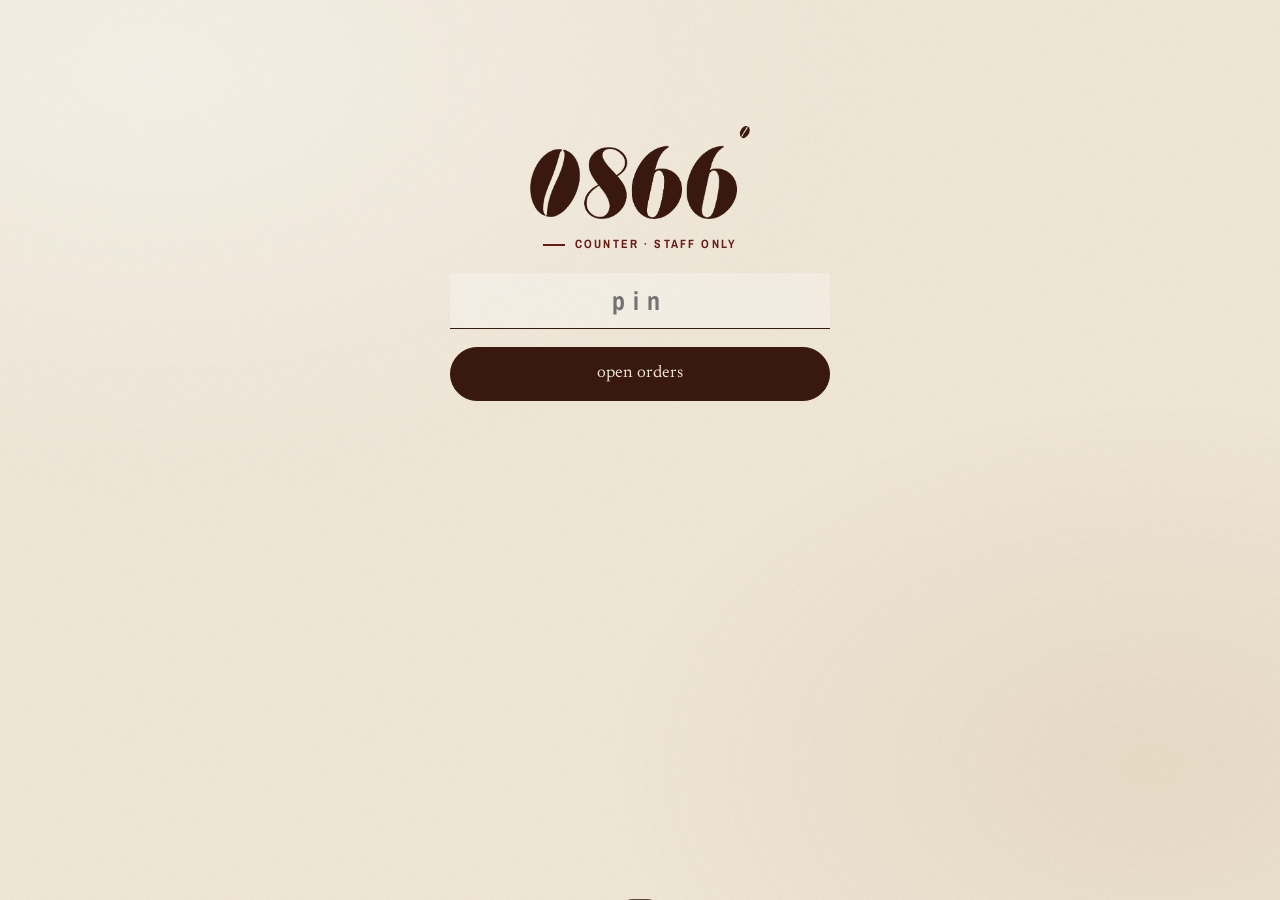
<file: staff.html>
<!doctype html>
<html lang="en">
<head>
<meta charset="utf-8">
<meta name="viewport" content="width=device-width, initial-scale=1, viewport-fit=cover">
<meta name="robots" content="noindex">
<meta name="theme-color" content="#39180F">
<link rel="icon" href="/assets/img/bean.png" type="image/png">
<link href="https://fonts.googleapis.com/css2?family=Archivo+Narrow:wght@600;700&family=Bodoni+Moda:ital,opsz,wght@1,6..96,400;1,6..96,500;1,6..96,700&family=Newsreader:ital,opsz,wght@0,6..72,400;0,6..72,500;1,6..72,400&display=swap" rel="stylesheet">
<link rel="stylesheet" href="/assets/style.css">
<title>counter — 0866°</title>
<style>
button { text-transform: inherit; }
input { text-transform: none; }
body { font-size: 17px; }
.s-top { position: sticky; top: 0; z-index: 40; background: var(--ink); color: var(--paper); }
.s-top .wrap { display: flex; align-items: center; gap: 18px; flex-wrap: wrap; min-height: 64px; padding-top: 8px; padding-bottom: 8px; }
.s-top img { height: 26px; width: auto; }
.s-top .lbl { font-family: var(--board); font-weight: 700; letter-spacing: .18em; font-size: 12px; text-transform: uppercase; color: var(--bronze-soft); }
.s-live { display: inline-flex; align-items: center; gap: 7px; font-size: 14px; color: var(--bronze-soft); }
.s-live i { width: 8px; height: 8px; border-radius: 50%; background: #5DBB6E; box-shadow: 0 0 0 0 rgba(93,187,110,.5); animation: pulse 2s infinite; }
.s-live.off i { background: var(--tangerine); animation: none; }
.s-tabs { display: flex; gap: 6px; margin-left: auto; flex-wrap: wrap; }
.s-tabs button { border: 1px solid rgba(241,234,219,.5); background: none; color: var(--paper); border-radius: 999px; padding: 7px 16px; font: inherit; font-size: 15px; cursor: pointer; }
.s-tabs button.on { background: var(--paper); color: var(--ink); border-color: var(--paper); }
main { padding: 22px 0 60px; }
.s-stats { display: grid; grid-template-columns: repeat(auto-fit, minmax(150px, 1fr)); border-top: 1px solid var(--bronze-soft); border-bottom: 1px solid var(--bronze-soft); margin-bottom: 18px; }
.s-stat { padding: 12px 16px 14px 0; }
.s-stat + .s-stat { border-left: 1px solid rgba(201,165,116,.6); padding-left: 16px; }
.s-stat .k { font-family: var(--board); font-weight: 700; font-size: 11.5px; letter-spacing: .16em; text-transform: uppercase; color: var(--ink-soft); }
.s-stat .v { font-family: var(--display); font-style: italic; font-size: 34px; line-height: 1.1; }
.s-filters { display: flex; gap: 8px; flex-wrap: wrap; margin-bottom: 18px; }
.s-filters button { border: 1px solid var(--ink); background: none; color: var(--ink); border-radius: 999px; padding: 6px 16px; font: inherit; font-size: 15px; cursor: pointer; }
.s-filters button.on { background: var(--ink); color: var(--paper); }
.s-grid { display: grid; grid-template-columns: repeat(auto-fill, minmax(300px, 1fr)); gap: 18px; align-items: start; }
.s-card { background: #FFFCF6; border: 1px solid rgba(57,24,15,.16); border-radius: 14px; padding: 16px 18px 14px; box-shadow: 0 18px 40px -28px rgba(57,24,15,.55); position: relative; overflow: hidden; }
.s-card::before { content: ""; position: absolute; left: 0; top: 0; bottom: 0; width: 5px; background: var(--c, var(--bronze)); }
.s-card.new { --c: var(--mango); animation: s-flash 1s ease 3; }
.s-card.preparing { --c: var(--monsoon); }
.s-card.ready { --c: #3E8E4E; background: color-mix(in srgb, #3E8E4E 8%, #FFFCF6); }
.s-card.done, .s-card.cancelled { opacity: .55; box-shadow: none; --c: var(--ink-soft); }
@keyframes s-flash { 50% { box-shadow: 0 0 0 5px var(--mango); } }
.s-row { display: flex; justify-content: space-between; align-items: flex-start; gap: 10px; }
.s-no { font-family: var(--board); font-weight: 700; font-size: 26px; line-height: .95; letter-spacing: .01em; }
.s-who { font-family: var(--display); font-style: italic; font-size: 16px; line-height: 1.1; margin-top: 4px; word-break: break-word; }
.s-ago { font-size: 14px; color: var(--ink-soft); text-align: right; }
.s-st { display: inline-block; margin-top: 8px; font-family: var(--board); font-weight: 700; font-size: 11px; letter-spacing: .16em; text-transform: uppercase; padding: 3px 10px; border-radius: 999px; border: 1px solid var(--c, var(--ink)); color: color-mix(in srgb, var(--c, var(--ink)) 80%, var(--ink)); }
.s-items { list-style: none; margin: 12px 0; padding: 8px 0; border-top: 1px dashed rgba(57,24,15,.3); border-bottom: 1px dashed rgba(57,24,15,.3); }
.s-items li { display: flex; justify-content: space-between; gap: 12px; font-size: 27px; font-weight: 500; line-height: 1.2; padding: 8px 0; }
.s-items li + li { border-top: 1px solid rgba(57,24,15,.1); }   /* the drinks and food are what staff read across the counter, so they're the biggest thing on the card */
.s-items b { font-family: var(--board); font-size: 28px; }
.s-note { background: color-mix(in srgb, var(--mango) 35%, #FFFCF6); border-left: 3px solid var(--mango); padding: 6px 10px; margin-bottom: 12px; font-style: italic; font-size: 20px; word-break: break-word; }
.s-pay { display: flex; justify-content: space-between; align-items: center; gap: 10px; flex-wrap: wrap; }
.s-amt { font-family: var(--display); font-style: italic; font-size: 20px; line-height: 1; }
.s-pm { font-family: var(--board); font-weight: 700; font-size: 12px; letter-spacing: .14em; text-transform: uppercase; color: var(--ink-soft); margin-top: 4px; }
.s-paid { font-family: var(--board); font-weight: 700; font-size: 13px; letter-spacing: .14em; text-transform: uppercase; color: #2F6E3B; border: 1.5px solid #3E8E4E; border-radius: 999px; padding: 6px 14px; }
.s-card .btn { font-size: 16px; }
.s-markpaid { background: #3E8E4E; border-color: #3E8E4E; }
.s-next { width: 100%; justify-content: center; margin-top: 12px; font-size: 18px !important; padding: .8em 1em; }
.s-foot { display: flex; justify-content: space-between; margin-top: 10px; font-size: 14px; }
.s-foot button { background: none; border: 0; padding: 0; font: inherit; color: var(--ink-soft); text-decoration: underline; text-underline-offset: .2em; cursor: pointer; }
.s-empty { grid-column: 1 / -1; text-align: center; padding: 70px 10px; }
.s-empty p { font-family: var(--display); font-style: italic; font-size: 30px; margin: 0; }

.s-login { max-width: 380px; margin: 14vh auto 0; padding: 0 20px; text-align: center; }
.s-login img { width: 220px; margin: 0 auto 10px; }
.s-pin { width: 100%; text-align: center; font: 700 26px var(--board) !important; letter-spacing: .3em; }
.s-err { font-style: italic; color: var(--red); min-height: 1.5em; margin-top: 10px; }

.s-mi { background: #FFFCF6; border: 1px solid rgba(57,24,15,.16); border-radius: 14px; padding: 14px 16px; margin-bottom: 12px; display: grid; grid-template-columns: 1fr 120px; gap: 4px 16px; }
.s-mi.off { opacity: .6; }
.s-mi .full { grid-column: 1 / -1; display: flex; gap: 16px; flex-wrap: wrap; }
.s-mi .full .field { flex: 1; min-width: 160px; }
.s-mi .field input { font-size: 17px; padding: 6px 2px; }
.s-mi .act { grid-column: 1 / -1; display: flex; gap: 10px; align-items: center; flex-wrap: wrap; margin-top: 10px; }
.s-sel { font: inherit; font-size: 17px; padding: 6px 2px; border: 0; border-bottom: 1.5px solid var(--ink); background: transparent; color: var(--ink); width: 100%; }
.s-tog { display: inline-flex; align-items: center; gap: 8px; cursor: pointer; }
.s-tog input { width: 20px; height: 20px; accent-color: var(--ink); }
.s-sort { width: 64px; margin-left: auto; font: inherit; border: 0; border-bottom: 1.5px solid var(--ink); background: rgba(255,255,255,.35); padding: 4px; }
.s-toast { position: fixed; left: 50%; bottom: 20px; z-index: 90; transform: translate(-50%, 180%); background: var(--ink); color: var(--paper); padding: 12px 20px; border-radius: 999px; transition: transform .3s; }
.s-toast.show { transform: translate(-50%, 0); }
.s-unlock { position: fixed; inset: 0; z-index: 100; background: rgba(57,24,15,.92); color: var(--paper); display: none; place-items: center; text-align: center; padding: 20px; cursor: pointer; }
.s-unlock.show { display: grid; }
.s-unlock p { font-family: var(--display); font-style: italic; font-size: clamp(34px, 6vw, 56px); margin: 0 0 8px; }
.s-unlock small { color: var(--bronze-soft); font-size: 16px; }
@media (max-width: 520px) { .s-mi { grid-template-columns: 1fr 96px; } .s-tabs { margin-left: 0; } }
.s-rno { font-family: var(--board); font-weight: 700; font-size: 11.5px; letter-spacing: .1em; color: var(--ink-soft); margin-top: 6px; }
.s-utr { margin-top: 12px; padding: 8px 12px; border-radius: 10px; font-size: 15px; background: rgba(57,24,15,.05); border: 1px dashed rgba(57,24,15,.3); }
.s-utr.has { background: color-mix(in srgb, var(--mango) 30%, #FFFCF6); border: 1px solid var(--mango); }
.s-utr b { font-family: var(--board); letter-spacing: .06em; }
.s-dup { color: var(--red); font-weight: 600; }
.s-opt { display: block; width: fit-content; margin-top: 5px; padding: 2px 10px; border-radius: 8px; background: var(--sky, #A9D8FF); background: color-mix(in srgb, var(--monsoon) 22%, #fff); font-family: var(--board); font-weight: 700; font-size: 16px; line-height: 1.3; letter-spacing: .06em; text-transform: uppercase; }
.s-items li { align-items: flex-start; }
.s-qty { display: inline-flex; align-items: center; gap: 8px; flex: none; }
.s-minus { border: 1px solid var(--red); color: var(--red); background: none; border-radius: 999px; padding: 3px 10px; font: 700 14px var(--board); cursor: pointer; }
.s-edited { margin: -2px 0 10px; font-family: var(--board); font-weight: 700; font-size: 12px; letter-spacing: .1em; text-transform: uppercase; color: var(--red); }
.s-log { list-style: none; margin: 0 0 12px; padding: 8px 10px; border-radius: 10px; background: color-mix(in srgb, var(--red) 7%, #fff); font-size: 14px; line-height: 1.45; }
.s-log li + li { margin-top: 6px; }
.s-log span { color: var(--ink-soft); }
.s-add { display: block; width: fit-content; margin-top: 5px; padding: 2px 10px; border-radius: 8px; background: var(--mango); font-family: var(--board); font-weight: 700; font-size: 16px; line-height: 1.3; letter-spacing: .08em; text-transform: uppercase; }
.s-me { font-size: 14px; color: var(--paper); border: 1px solid rgba(241,234,219,.35); border-radius: 999px; padding: 3px 12px; }
.s-me:empty { display: none; }
.s-wa { width: 100%; justify-content: center; margin-top: 12px; border-color: #1f8f4e; color: #17733d; }
.s-wa:hover { background: #1f8f4e; border-color: #1f8f4e; color: #fff; }
.s-wa.sent { opacity: .6; }
.s-viewproof { background: none; border: 0; padding: 0; margin: 4px 0; font: inherit; color: var(--red); text-decoration: underline; text-underline-offset: .2em; cursor: pointer; font-weight: 600; }
.s-proof { position: fixed; inset: 0; z-index: 95; background: rgba(31,13,8,.9); display: none; place-items: center; padding: 20px; cursor: zoom-out; }
.s-proof.show { display: grid; }
.s-proof img { max-height: 82vh; max-width: min(100%, 520px); border-radius: 8px; background: #fff; min-width: 120px; min-height: 120px; }
.s-proof p { color: var(--paper); text-align: center; font-style: italic; margin: 12px auto 0; max-width: 520px; }
.s-h { margin: 26px 0 10px; }
.s-stock { display: grid; grid-template-columns: 1fr auto; gap: 10px 16px; align-items: center; background: #FFFCF6; border: 1px solid rgba(57,24,15,.16); border-radius: 14px; padding: 14px 16px; margin-bottom: 10px; }
.s-stock.out { background: color-mix(in srgb, var(--red) 7%, #FFFCF6); }
.s-stock-name { font-family: var(--display); font-style: italic; font-size: 24px; line-height: 1.1; }
.s-stock-name small { display: block; font-family: var(--board); font-style: normal; font-weight: 700; font-size: 13px; letter-spacing: .06em; color: var(--ink-soft); margin-top: 4px; }
.s-toggle { min-width: 132px; padding: 12px 18px; border-radius: 999px; border: 2px solid #3E8E4E; background: none; color: #2F6E3B; font: inherit; font-size: 17px; cursor: pointer; }
.s-toggle[aria-pressed="true"] { background: var(--red); border-color: var(--red); color: var(--paper); }
.s-sizes { grid-column: 1 / -1; display: flex; gap: 8px; flex-wrap: wrap; align-items: center; }
.s-sizes button { min-width: 54px; height: 44px; border-radius: 999px; border: 1px solid var(--ink); background: none; color: var(--ink); font: 700 15px var(--board); letter-spacing: .06em; text-transform: uppercase; cursor: pointer; }
.s-sizes button[aria-pressed="true"] { background: var(--red); border-color: var(--red); color: var(--paper); text-decoration: line-through; }
.s-sizes-hint { font-size: 14px; color: var(--ink-soft); font-style: italic; margin-left: 4px; }
.s-nstatus span { display: inline-block; margin-right: 14px; }
.s-on { color: #2F6E3B; font-weight: 600; } .s-off { color: var(--ink-soft); }
</style>
</head>
<body>
<div class="s-toast" id="toast" role="status"></div>
<div class="s-proof" id="proofView" onclick="this.classList.remove('show')"><div><img id="proofImg" alt="payment screenshot"><p id="proofCap"></p></div></div>
<div class="s-unlock" id="unlock"><div><p>tap anywhere to start.</p><small>this turns on the new-order chime.</small></div></div>

<section class="s-login" id="login" style="padding:0">
  <img src="/assets/img/logo.png" alt="0866°">
  <p class="kicker" style="justify-content:center">counter · staff only</p>
  <div class="field"><input class="s-pin" id="pin" type="password" inputmode="numeric" autocomplete="current-password" placeholder="pin" aria-label="staff pin"></div>
  <button class="btn" id="go" style="width:100%;justify-content:center;margin-top:18px">open orders</button>
  <p class="s-err" id="lerr"></p>
</section>

<div id="app" style="display:none">
  <header class="s-top">
    <div class="wrap">
      <img src="/assets/img/logo-cream.png" alt="0866°">
      <span class="lbl">counter</span>
      <span class="s-live" id="live"><i></i><span>live</span></span>
      <span class="s-me" id="whoami"></span>
      <nav class="s-tabs">
        <button class="on" data-tab="orders">orders</button>
        <button data-tab="stock">sold out</button>
        <button data-tab="menu" data-admin>menu &amp; prices</button>
        <button data-tab="settings" data-admin>settings</button>
        <button id="logout2">log out</button>
      </nav>
    </div>
  </header>
  <main>
    <div class="wrap">
      <section id="t-orders" style="padding:0">
        <div class="s-stats" id="stats"></div>
        <div class="s-filters" id="filters">
          <button class="on" data-f="active">active</button>
          <button data-f="unpaid">unpaid</button>
          <button data-f="done">completed</button>
          <button data-f="all">all today</button>
          <button data-f="edited" data-admin>edited &amp; cancelled</button>
        </div>
        <div class="s-grid" id="grid"></div>
      </section>

      <section id="t-stock" style="display:none;padding:0;max-width:760px">
        <h2>sold out?</h2>
        <p class="quiet">tap once and it's gone from the order page straight away. tap again when it's back. for shirts, tap a size to mark just that size sold out.</p>
        <div id="stockList"></div>
      </section>

      <section id="t-menu" style="display:none;padding:0;max-width:760px">
        <h2>menu &amp; prices</h2>
        <p class="quiet">changes show on the order page straight away. untick available when something runs out.</p>
        <div id="mlist"></div>
        <h3 style="margin-top:34px">add a new item</h3>
        <div id="mnew"></div>
      </section>

      <section id="t-settings" style="display:none;padding:0;max-width:440px">
        <h2>settings</h2>
        <p class="quiet">admin only.</p>
        <h3 style="margin-top:28px">order alerts</h3>
        <p class="quiet s-nstatus" id="nStatus">checking…</p>
        <div class="field"><label for="nEmail">email for alerts</label><input id="nEmail" type="email" autocomplete="email" placeholder="0866.coffee@gmail.com"></div>
        <div class="field" style="margin-top:12px"><label for="nResend">resend api key</label><input id="nResend" type="password" autocomplete="off" placeholder="re_…  (leave blank to keep the saved one)"></div>
        <div class="field" style="margin-top:12px"><label for="nPhone">whatsapp number for alerts</label><input id="nPhone" inputmode="tel" autocomplete="tel" placeholder="99088 09323"></div>
        <div class="field" style="margin-top:12px"><label for="nWaKey">callmebot api key</label><input id="nWaKey" type="password" autocomplete="off" placeholder="leave blank to keep the saved one"></div>
        <div class="btn-row" style="margin-top:16px"><button class="btn" id="nSave">save alerts</button><button class="btn ghost" id="nTest">send a test alert</button></div>

        <h3 style="margin-top:40px">your records</h3>
        <p class="quiet" style="font-size:15px">the free database has no automatic backups, so download your orders now and then.</p>
        <button class="btn ghost" id="exportCsv">download orders (last 30 days)</button>

        <h3 style="margin-top:40px">this device</h3>
        <div class="btn-row"><button class="btn ghost" id="test">test the chime</button><button class="btn ghost" id="logout">log out</button></div>
        <p class="quiet" style="margin-top:28px;font-size:15px">customer page: <a class="textlink" href="/order/">0866.in/order</a></p>
      </section>
    </div>
  </main>
</div>

<script src="/data/arrivals.js"></script>
<script>
const SB_DIRECT = "https://bzdgzfepkgwizvhpvuwe.supabase.co";
const SB = "/sb";   // database calls go through 0866.in, because some indian internet providers block supabase.co
const KEY = "eyJhbGciOiJIUzI1NiIsInR5cCI6IkpXVCJ9.eyJpc3MiOiJzdXBhYmFzZSIsInJlZiI6ImJ6ZGd6ZmVwa2d3aXp2aHB2dXdlIiwicm9sZSI6ImFub24iLCJpYXQiOjE3OTI0MjYzMjYsImV4cCI6MjEwODAwMjMyNn0.e-LJedk3DSsBL6IiqaGtCgqgXMJWrK_BATcDvTlUjOo";
const $ = s => document.querySelector(s);
const esc = s => String(s ?? "").replace(/[&<>"']/g, c => ({"&":"&amp;","<":"&lt;",">":"&gt;",'"':"&quot;","'":"&#39;"}[c]));
const rs = n => "₹" + Number(n).toLocaleString("en-IN");
const pad = n => String(n).padStart(2, "0");
const ls = { get(k){ try { return localStorage.getItem(k); } catch { return null; } }, set(k,v){ try { localStorage.setItem(k,v); } catch {} }, del(k){ try { localStorage.removeItem(k); } catch {} } };
async function rpc(fn, args){
  const r = await fetch(`${SB}/rest/v1/rpc/${fn}`, { method: "POST", headers: { apikey: KEY, Authorization: "Bearer " + KEY, "Content-Type": "application/json" }, body: JSON.stringify(args) });
  const t = await r.text(); let d; try { d = JSON.parse(t); } catch { d = t; }
  if (!r.ok) throw new Error(((d && d.message) || "network error").toLowerCase());
  return d;
}
function toast(m){ const t = $("#toast"); t.textContent = m; t.classList.add("show"); clearTimeout(toast.t); toast.t = setTimeout(() => t.classList.remove("show"), 2400); }

let ROLE = null, PIN = ls.get("0866_pin"), orders = [], seen = null, filter = "active", timer, actx;

function chime(){
  try {
    actx = actx || new (window.AudioContext || window.webkitAudioContext)();
    [0, .18, .36].forEach((t, i) => {
      const o = actx.createOscillator(), g = actx.createGain();
      o.type = "triangle"; o.frequency.value = [880, 1175, 1568][i];
      g.gain.setValueAtTime(.0001, actx.currentTime + t);
      g.gain.exponentialRampToValueAtTime(.5, actx.currentTime + t + .02);
      g.gain.exponentialRampToValueAtTime(.0001, actx.currentTime + t + .25);
      o.connect(g).connect(actx.destination); o.start(actx.currentTime + t); o.stop(actx.currentTime + t + .3);
    });
  } catch {}
  if (navigator.vibrate) navigator.vibrate([300, 100, 300]);
}
async function keepAwake(){ try { await navigator.wakeLock.request("screen"); } catch {} }
document.addEventListener("visibilitychange", () => { if (document.visibilityState === "visible" && PIN) { keepAwake(); refresh(); } });

async function login(pin, silent){
  $("#lerr").textContent = silent ? "" : "checking…";
  try {
    const who = await rpc("staff_role", { p_pin: pin });
    if (!who) { $("#lerr").textContent = "that pin isn't right."; ls.del("0866_pin"); PIN = null; return false; }
    PIN = pin; ROLE = who.role; ls.set("0866_pin", pin);
    $("#whoami").textContent = who.label;
    document.querySelectorAll("[data-admin]").forEach(b => b.style.display = ROLE === "admin" ? "" : "none");
    $("#login").style.display = "none"; $("#app").style.display = "";
    keepAwake(); loadKN(); refresh(); clearInterval(timer); timer = setInterval(refresh, 4000);
    clearInterval(login.kn); login.kn = setInterval(loadKN, 300000);
    return true;
  } catch (e) { $("#lerr").textContent = e.message; return false; }
}
$("#go").onclick = () => { actx = actx || new (window.AudioContext || window.webkitAudioContext)(); login($("#pin").value.trim()); };
$("#pin").addEventListener("keydown", e => { if (e.key === "Enter") $("#go").click(); });
function logout(){ clearInterval(timer); ls.del("0866_pin"); PIN = null; location.reload(); }
$("#logout").onclick = logout;
$("#logout2").onclick = () => { if (confirm("log out of this device?")) logout(); };

document.querySelectorAll(".s-tabs button[data-tab]").forEach(b => b.onclick = () => {
  document.querySelectorAll(".s-tabs button[data-tab]").forEach(x => x.classList.toggle("on", x === b));
  ["orders", "stock", "menu", "settings"].forEach(t => $("#t-" + t).style.display = t === b.dataset.tab ? "" : "none");
  if (b.dataset.tab === "menu") loadMenu();
  if (b.dataset.tab === "stock") loadStock();
  if (b.dataset.tab === "settings") loadNotify();
});
document.querySelectorAll("#filters button").forEach(b => b.onclick = () => {
  filter = b.dataset.f; document.querySelectorAll("#filters button").forEach(x => x.classList.toggle("on", x === b)); render();
});

async function refresh(){
  if (!PIN) return;
  try {
    orders = await rpc("staff_orders", { p_pin: PIN, p_days: 1 });
    $("#live").classList.remove("off"); $("#live").lastElementChild.textContent = "live";
    const ids = new Set(orders.map(o => o.id));
    if (seen) { const fresh = orders.filter(o => !seen.has(o.id));
      if (fresh.length) { chime(); toast(`new order ${pad(fresh[0].order_no)} · ${fresh[0].customer_name.toLowerCase()}`); document.title = "new order — 0866°"; setTimeout(() => document.title = "counter — 0866°", 6000); } }
    seen = ids; render();
  } catch (e) {
    if (/wrong pin/.test(e.message)) { logout(); return; }
    $("#live").classList.add("off"); $("#live").lastElementChild.textContent = "reconnecting…";
  }
}
/* kitchen names: staff see the plain name ("milk chocolate waffle"), not the menu name ("milk run") */
let KN = {};
const kname = i => KN[i.id] || i.name;
function setKN(items){ items.forEach(m => { if (m.kitchen_name) KN[m.id] = m.kitchen_name; else delete KN[m.id]; }); }
async function loadKN(){ try { setKN(await rpc("staff_menu", { p_pin: PIN })); render(); } catch {} }
function ago(ts){ const s = (Date.now() - new Date(ts)) / 1000; if (s < 60) return "just now"; if (s < 3600) return Math.floor(s / 60) + " min ago"; return new Date(ts).toLocaleTimeString("en-IN", { hour: "numeric", minute: "2-digit" }).toLowerCase(); }
const NEXT = { new: ["preparing", "start making"], preparing: ["ready", "mark ready"], ready: ["done", "picked up"] };
const LABEL = { new: "new", preparing: "making", ready: "ready", done: "picked up", cancelled: "cancelled" };
function render(){
  const live = orders.filter(o => o.status !== "cancelled"), paid = live.filter(o => o.payment_status === "paid");
  const sum = a => a.reduce((t, o) => t + o.total, 0);
  $("#stats").innerHTML = [["orders today", live.length], ["collected", rs(sum(paid))], ["upi", rs(sum(paid.filter(o => o.payment_method === "upi")))],
    ["cash", rs(sum(paid.filter(o => o.payment_method === "cash")))], ["unpaid", rs(sum(live.filter(o => o.payment_status !== "paid")))]]
    .map(([k, v]) => `<div class="s-stat"><div class="k">${k}</div><div class="v">${v}</div></div>`).join("");
  let list = orders;
  if (filter === "active") list = orders.filter(o => ["new", "preparing", "ready"].includes(o.status)).reverse();
  if (filter === "unpaid") list = orders.filter(o => o.payment_status !== "paid" && o.status !== "cancelled");
  if (filter === "done") list = orders.filter(o => ["done", "cancelled"].includes(o.status));
  if (filter === "edited") list = orders.filter(o => o.edited);
  $("#grid").innerHTML = list.map(o => `
    <article class="s-card ${o.status}">
      <div class="s-row">
        <div><div class="s-no">${pad(o.order_no)}</div><div class="s-who">${esc(o.customer_name)}</div><span class="s-st">${LABEL[o.status]}</span>${o.receipt_no ? `<div class="s-rno">${esc(o.receipt_no)}</div>` : ""}</div>
        <div class="s-ago">${ago(o.created_at)}</div>
      </div>
      <ul class="s-items">${o.items.map((i, idx) => `<li><span>${esc(kname(i))}${i.size ? ` · <b style="font-size:inherit;text-transform:uppercase">${esc(i.size)}</b>` : ""}${(i.options || []).map(x => `<span class="s-opt">${esc(x)}</span>`).join("")}${(i.addons || []).map(x => `<span class="s-add">+ ${esc(x)}</span>`).join("")}</span>
        <span class="s-qty"><b>× ${i.qty}</b>${["new", "preparing", "ready"].includes(o.status) && !(o.items.length === 1 && i.qty === 1) ? `<button class="s-minus" data-adj="${o.id}" data-idx="${idx}" data-qty="${i.qty}" title="remove one" aria-label="remove one ${esc(kname(i))}">−1</button>` : ""}</span></li>`).join("")}</ul>
      ${o.edited ? `<div class="s-edited">${o.status === "cancelled" ? "cancelled" : "changed at the counter"}${o.original_total != null && o.original_total !== o.total ? ` · was ${rs(o.original_total)}` : ""}</div>` : ""}
      ${ROLE === "admin" && (o.changes || []).length ? `<ul class="s-log">${o.changes.map(c => `<li><b>${new Date(c.at).toLocaleTimeString("en-IN", { hour: "numeric", minute: "2-digit" }).toLowerCase()} · ${esc(c.by)}</b> ${esc(c.action)}: ${esc(c.detail)}${c.old_total !== c.new_total ? ` <span>(${rs(c.old_total)} → ${rs(c.new_total)})</span>` : ""}</li>`).join("")}</ul>` : ""}
      ${o.note ? `<div class="s-note">${esc(o.note)}</div>` : ""}
      <div class="s-pay">
        <div><div class="s-amt">${rs(o.total)}</div><div class="s-pm">${o.payment_method}</div></div>
        ${o.payment_status === "paid" ? `<span class="s-paid">paid${o.paid_by ? " · " + esc(o.paid_by) : ""}</span>` : (o.status === "cancelled" ? "" : `<button class="btn s-markpaid" data-pay="${o.id}">mark paid</button>`)}
      </div>
      ${utrBox(o)}
      ${o.phone && o.status !== "cancelled" ? `<a class="btn ghost s-wa${thanked(o.id) ? " sent" : ""}" data-thank="${o.id}" target="_blank" rel="noopener" href="${waThanks(o)}">${thanked(o.id) ? "thank-you sent ✓ (send again)" : "send thank-you on whatsapp"}</a>` : ""}
      ${NEXT[o.status] ? `<button class="btn s-next" data-st="${o.id}" data-to="${NEXT[o.status][0]}">${NEXT[o.status][1]} →</button>` : ""}
      <div class="s-foot">
        ${o.payment_status === "paid" && o.status !== "cancelled" ? `<button data-unpay="${o.id}">undo paid</button>` : "<span></span>"}
        ${["new", "preparing", "ready"].includes(o.status) ? `<button data-cancel="${o.id}">cancel order</button>` : (o.status === "done" ? `<button data-st="${o.id}" data-to="ready">move back</button>` : "")}
      </div>
    </article>`).join("") || `<div class="s-empty"><p>${filter === "active" ? "all quiet. waiting for the next one." : "nothing here yet."}</p></div>`;
}
async function act(id, st, ps, el){
  if (el) el.disabled = true;
  const o = orders.find(x => x.id === id); if (o) { if (st) o.status = st; if (ps) o.payment_status = ps; render(); }
  try { await rpc("staff_update_order", { p_pin: PIN, p_id: id, p_status: st, p_payment_status: ps }); }
  catch (e) { toast("couldn't save: " + e.message); }
  refresh();
}
document.addEventListener("click", e => {
  const t = e.target.closest("button"); if (!t) return;
  if (t.dataset.pay) { const o = orders.find(x => x.id === t.dataset.pay);
    if (o && o.payment_method === "upi" && !confirm(`mark order ${pad(o.order_no)} paid?\n\nonly if ₹${o.total} has arrived in phonepe${o.utr ? " with utr " + o.utr : ""}. never go by a screenshot.`)) return;
    act(t.dataset.pay, null, "paid", t); }
  if (t.dataset.unpay && confirm("mark this order as not paid?")) act(t.dataset.unpay, null, "pending", t);
  if (t.dataset.st) { const o = orders.find(x => x.id === t.dataset.st);
    if (o && t.dataset.to === "preparing" && o.payment_status !== "paid" && !confirm(`order ${pad(o.order_no)} isn't paid yet.\n\nstart making it anyway?`)) return;
    act(t.dataset.st, t.dataset.to, null, t); }
  if (t.dataset.adj) { const o = orders.find(x => x.id === t.dataset.adj), idx = +t.dataset.idx, q = +t.dataset.qty, it = o && o.items[idx];
    if (!it) return;
    const reason = prompt(`remove one ${kname(it)} from order ${pad(o.order_no)}?\nthe total drops by ₹${it.price}.\n\nreason (e.g. ordered twice by mistake):`, "");
    if (reason === null) return;
    t.disabled = true;
    rpc("staff_adjust_item", { p_pin: PIN, p_id: o.id, p_index: idx, p_new_qty: q - 1, p_reason: reason })
      .then(r => { toast(`order ${pad(o.order_no)} is now ${rs(r.total)}${o.payment_status === "paid" ? `. refund ₹${it.price} to the customer` : ""}`); refresh(); })
      .catch(err => { toast(err.message); t.disabled = false; }); }
  if (t.dataset.cancel && confirm("cancel this order?")) act(t.dataset.cancel, "cancelled", null, t);
});
setInterval(() => { if ($("#t-orders").style.display !== "none") render(); }, 30000);

function waThanks(o){
  const items = o.items.map(i => `${i.qty} × ${i.name}${i.size ? " (" + i.size + ")" : ""}${(i.options || []).map(x => " · " + x).join("")}${(i.addons || []).map(x => " + " + x).join("")}`).join("\n");
  const t = `hi ${o.customer_name}! thank you for ordering at 0866° ☕\n\norder ${pad(o.order_no)} · receipt ${o.receipt_no || ""}\n${items}\ntotal ₹${o.total} · ${o.payment_status === "paid" ? "paid ✓" : o.payment_method}\n\nwe'll call your number when it's ready. see you at the counter.\n— 0866°, vijayawada`;
  return `https://wa.me/91${o.phone}?text=${encodeURIComponent(t)}`;
}
const thanked = id => { try { return (JSON.parse(localStorage.getItem("0866_thanked") || "[]")).includes(id); } catch { return false; } };
document.addEventListener("click", e => {
  const a = e.target.closest("[data-thank]"); if (!a) return;
  try { const l = JSON.parse(localStorage.getItem("0866_thanked") || "[]"); if (!l.includes(a.dataset.thank)) { l.push(a.dataset.thank); localStorage.setItem("0866_thanked", JSON.stringify(l.slice(-300))); } } catch {}
  setTimeout(render, 500);
});
function utrBox(o){
  if (o.payment_method !== "upi" || o.status === "cancelled") return "";
  const view = o.proof_at ? `<button class="s-viewproof" data-proof="${o.id}" data-total="${o.total}" data-no="${o.order_no}">view payment screenshot</button>` : "";
  if (o.payment_status === "paid") return (o.utr || o.proof_at) ? `<div class="s-utr">${o.utr ? `utr <b>${esc(o.utr)}</b> ` : ""}${view}</div>` : "";
  if (!o.utr && !o.proof_at) return `<div class="s-utr">waiting for upi. check phonepe for <b>${rs(o.total)}</b>, note <b>${pad(o.order_no)}</b>.</div>`;
  const dP = o.proof_hash ? orders.filter(x => x.id !== o.id && x.proof_hash === o.proof_hash) : [];
  const dU = o.utr ? orders.filter(x => x.id !== o.id && x.utr === o.utr) : [];
  const dupes = [...new Set([...dP, ...dU])];
  return `<div class="s-utr has">${o.proof_at ? "customer sent a payment screenshot" : "customer says paid"}${o.utr ? ` · utr <b>${esc(o.utr)}</b>` : ""}
    ${view ? `<br>${view}` : ""}<br>check <b>${rs(o.total)}</b> has arrived in phonepe, then mark paid.
    ${dupes.length ? `<br><span class="s-dup">same ${dP.length ? "screenshot" : "utr"} as order ${dupes.map(x => pad(x.order_no)).join(", ")}. check carefully.</span>` : ""}</div>`;
}
document.addEventListener("click", async e => {
  const v = e.target.closest("[data-proof]"); if (!v) return;
  const box = $("#proofView"); $("#proofImg").removeAttribute("src");
  $("#proofCap").textContent = `order ${pad(v.dataset.no)} · ${rs(v.dataset.total)}. screenshots can be faked, so always check phonepe. tap to close.`;
  box.classList.add("show");
  try { const img = await rpc("staff_get_proof", { p_pin: PIN, p_id: v.dataset.proof }); if (img) $("#proofImg").src = img; else $("#proofCap").textContent = "that screenshot is no longer stored."; }
  catch (err) { $("#proofCap").textContent = err.message; }
});

/* sold out */
let stock = [];
let beanStock = {};
async function loadStock(){ try {
  stock = await rpc("staff_menu", { p_pin: PIN }); setKN(stock);
  const r = await fetch(`${SB}/rest/v1/bean_stock?select=origin,sold_out,premium`, { headers: { apikey: KEY, Authorization: "Bearer " + KEY } });
  beanStock = {}; if (r.ok) (await r.json()).forEach(b => beanStock[b.origin] = b);
  renderStock(); } catch (e) { toast(e.message); } }
document.addEventListener("click", async e => {
  const b = e.target.closest("[data-bean]"); if (!b) return;
  const o = b.dataset.bean, cur = beanStock[o] || { origin: o, premium: 0, sold_out: false }, next = !cur.sold_out;
  beanStock[o] = { ...cur, sold_out: next }; renderStock();
  try { await rpc("staff_set_bean", { p_pin: PIN, p_origin: o, p_sold_out: next }); toast(next ? "marked as ran out" : "back in stock"); }
  catch (err) { beanStock[o] = cur; renderStock(); toast(err.message); }
});
function renderStock(){
  const sec = (title, list) => list.length ? `<h3 class="s-h">${title}</h3>` + list.map(m => `
    <div class="s-stock ${m.available ? "" : "out"}">
      <div class="s-stock-name">${esc(m.kitchen_name || m.name)}<small>${m.kitchen_name ? `“${esc(m.name)}” on the menu · ` : ""}${rs(m.price)}${!m.available ? " · hidden from orders" : ""}</small></div>
      <button class="s-toggle" data-avail="${m.id}" aria-pressed="${!m.available}">${m.available ? "available" : "sold out"}</button>
      ${(m.sizes || []).length ? `<div class="s-sizes">${m.sizes.map(z => `<button data-szout="${m.id}" data-sz="${esc(z)}" aria-pressed="${(m.sold_out_sizes || []).includes(z)}" aria-label="size ${esc(z)}">${esc(z)}</button>`).join("")}<span class="s-sizes-hint">tap a size to mark it sold out</span></div>` : ""}
    </div>`).join("") : "";
  const board = ((window.ARRIVALS && window.ARRIVALS.beans) || []).filter(b => b.origin);
  $("#stockList").innerHTML = sec("drinks", stock.filter(m => !["merch", "brew", "food"].includes(m.category))) + sec("manual brews", stock.filter(m => m.category === "brew")) +
    (board.length ? `<h3 class="s-h">beans <small class="quiet" style="font-size:15px;font-style:normal">(from the arrivals board)</small></h3>` + board.map(b => { const st = beanStock[b.origin] || {}; return `
    <div class="s-stock ${st.sold_out ? "out" : ""}">
      <div class="s-stock-name">${esc(b.name)}<small>${esc(b.origin)}${st.premium ? ` · premium +${rs(st.premium)}` : ""}${st.sold_out ? " · hidden from orders" : ""}</small></div>
      <button class="s-toggle" data-bean="${esc(b.origin)}" aria-pressed="${!!st.sold_out}">${st.sold_out ? "ran out" : "in stock"}</button>
    </div>`; }).join("") : "") + sec("waffles & food", stock.filter(m => m.category === "food")) + sec("merch", stock.filter(m => m.category === "merch"));
}
async function setStock(m, before){
  renderStock();
  try { await rpc("staff_set_stock", { p_pin: PIN, p_id: m.id, p_available: m.available, p_sold_out_sizes: m.sold_out_sizes || [] }); }
  catch (e) { Object.assign(m, before); renderStock(); toast("couldn't save: " + e.message); }
}
document.addEventListener("click", e => {
  const av = e.target.closest("[data-avail]"), sz = e.target.closest("[data-szout]");
  if (av) { const m = stock.find(x => x.id === av.dataset.avail); const before = { available: m.available };
    m.available = !m.available; setStock(m, before); toast(m.available ? `${m.kitchen_name || m.name} is back on` : `${m.kitchen_name || m.name} marked sold out`); }
  if (sz) { const m = stock.find(x => x.id === sz.dataset.szout), z = sz.dataset.sz, cur = m.sold_out_sizes || [], before = { sold_out_sizes: [...cur] };
    m.sold_out_sizes = cur.includes(z) ? cur.filter(x => x !== z) : [...cur, z]; setStock(m, before);
    toast(m.sold_out_sizes.includes(z) ? `${m.name} ${z} marked sold out` : `${m.name} ${z} is back`); }
});

/* order alerts */
async function loadNotify(){
  try {
    const st = await rpc("staff_notify_status", { p_pin: PIN });
    $("#nStatus").innerHTML = `<span>email: ${st.email_ready ? `<span class="s-on">on</span> · ${esc(st.email)}` : `<span class="s-off">off</span>`}</span>` +
      `<span>whatsapp: ${st.wa_ready ? `<span class="s-on">on</span> · ${esc(st.wa_phone)}` : `<span class="s-off">off</span>`}</span>`;
    if (st.email && !$("#nEmail").value) $("#nEmail").value = st.email;
  } catch (e) { $("#nStatus").textContent = e.message; }
}
$("#nSave").onclick = async () => {
  const v = id => $(id).value.trim() || null;
  try { await rpc("staff_set_notify", { p_pin: PIN, p_email: v("#nEmail"), p_resend_key: v("#nResend"), p_wa_phone: v("#nPhone"), p_wa_key: v("#nWaKey") });
    $("#nResend").value = ""; $("#nWaKey").value = ""; toast("alerts saved"); loadNotify(); }
  catch (e) { toast(e.message); }
};
$("#exportCsv").onclick = async () => {
  try {
    const all = await rpc("staff_orders", { p_pin: PIN, p_days: 31 });
    const q = v => `"${String(v ?? "").replace(/"/g, '""')}"`;
    const head = ["date", "time", "receipt", "order", "name", "phone", "items", "total", "original total", "method", "payment", "paid by", "paid at", "utr", "status", "changes"];
    const rows = all.slice().reverse().map(o => { const d = new Date(o.created_at);
      return [d.toLocaleDateString("en-CA", { timeZone: "Asia/Kolkata" }), d.toLocaleTimeString("en-IN", { timeZone: "Asia/Kolkata", hour: "2-digit", minute: "2-digit" }),
        o.receipt_no, o.order_no, o.customer_name, o.phone, o.items.map(i => `${i.qty} x ${i.name}${i.size ? " (" + i.size + ")" : ""}${(i.options || []).map(x => " / " + x).join("")}${(i.addons || []).map(x => " + " + x).join("")}`).join("; "),
        o.total, o.original_total, o.payment_method, o.payment_status, o.paid_by, o.paid_at ? new Date(o.paid_at).toLocaleString("en-IN", { timeZone: "Asia/Kolkata" }) : "", o.utr, o.status,
        (o.changes || []).map(c => `${c.by}: ${c.action} ${c.detail}`).join(" | ")].map(q).join(","); });
    const blob = new Blob(["\ufeff" + [head.map(q).join(","), ...rows].join("\n")], { type: "text/csv" });
    const a = document.createElement("a"); a.href = URL.createObjectURL(blob); a.download = `0866-orders-${new Date().toISOString().slice(0, 10)}.csv`; a.click();
    toast(`downloaded ${all.length} orders`);
  } catch (e) { toast(e.message); }
};
$("#nTest").onclick = async () => {
  try { await rpc("staff_test_notify", { p_pin: PIN }); toast("test sent. check your email and whatsapp in a minute."); } catch (e) { toast(e.message); }
};

function itemForm(m){
  m = m || { id: "", emoji: "☕", name: "", price: "", description: "", tag: "", kitchen_name: "", image: "", category: "", available: true, sort: 99 };
  return `<div class="s-mi ${m.available ? "" : "off"}" data-id="${m.id}">
    <div class="field"><label>name</label><input value="${esc(m.name)}" data-k="name"></div>
    <div class="field"><label>price (₹)</label><input value="${m.price}" data-k="price" type="number" inputmode="numeric" min="0"></div>
    <div class="full">
      <div class="field"><label>description</label><input value="${esc(m.description)}" data-k="description"></div>
      <div class="field" style="max-width:180px"><label>tag (optional)</label><input value="${esc(m.tag)}" data-k="tag"></div>
      <div class="field"><label>name on the staff screen (optional)</label><input value="${esc(m.kitchen_name || "")}" data-k="kitchen_name" placeholder="e.g. milk chocolate waffle"></div>
      ${!m.category || ["coffee", "food"].includes(m.category) ? `<div class="field" style="max-width:200px"><label>section</label><select data-k="category" class="s-sel"><option value="coffee"${m.category !== "food" ? " selected" : ""}>coffee</option><option value="food"${m.category === "food" ? " selected" : ""}>waffles &amp; food</option></select></div>` : ""}
      <div class="field" style="flex-basis:100%"><label>photo (optional)</label><input value="${esc(m.image || "")}" data-k="image" placeholder="/order/food/milk-run.jpg"></div>
    </div>
    <input type="hidden" value="${esc(m.emoji)}" data-k="emoji">
    <div class="act">
      <label class="s-tog"><input type="checkbox" data-k="available" ${m.available ? "checked" : ""}> available</label>
      <input class="s-sort" value="${m.sort}" data-k="sort" type="number" aria-label="position on menu" title="position on menu">
      <button class="btn" data-save>${m.id ? "save" : "add to menu"}</button>
      ${m.id ? `<button class="btn ghost" data-del>remove</button>` : ""}
    </div>
  </div>`;
}
async function loadMenu(){
  try { const items = await rpc("staff_menu", { p_pin: PIN }); $("#mlist").innerHTML = items.map(itemForm).join(""); $("#mnew").innerHTML = itemForm(null); }
  catch (e) { toast(e.message); }
}
document.addEventListener("click", async e => {
  const save = e.target.closest("[data-save]"), del = e.target.closest("[data-del]");
  if (!save && !del) return;
  const box = e.target.closest(".s-mi"), id = box.dataset.id;
  if (del) {
    if (!confirm("remove this from the menu?")) return;
    try { await rpc("staff_archive_item", { p_pin: PIN, p_id: id }); toast("removed"); loadMenu(); } catch (err) { toast(err.message); }
    return;
  }
  const it = { id };
  box.querySelectorAll("[data-k]").forEach(i => it[i.dataset.k] = i.type === "checkbox" ? i.checked : i.value.trim());
  if (!it.name || it.price === "" || isNaN(+it.price)) { toast("name and price are needed"); return; }
  it.price = Math.round(+it.price); it.sort = parseInt(it.sort) || 99;
  save.disabled = true;
  try { await rpc("staff_save_item", { p_pin: PIN, p_item: it }); toast(id ? "saved" : "added"); loadMenu(); loadKN(); }
  catch (err) { toast(err.message); save.disabled = false; }
});

$("#test").onclick = chime;

if (PIN) {
  $("#login").style.display = "none"; $("#unlock").classList.add("show");
  $("#unlock").onclick = () => { actx = new (window.AudioContext || window.webkitAudioContext)(); $("#unlock").classList.remove("show");
    login(PIN, true).then(ok => { if (!ok) $("#login").style.display = ""; }); };
}
</script>
</body>
</html>
</file>
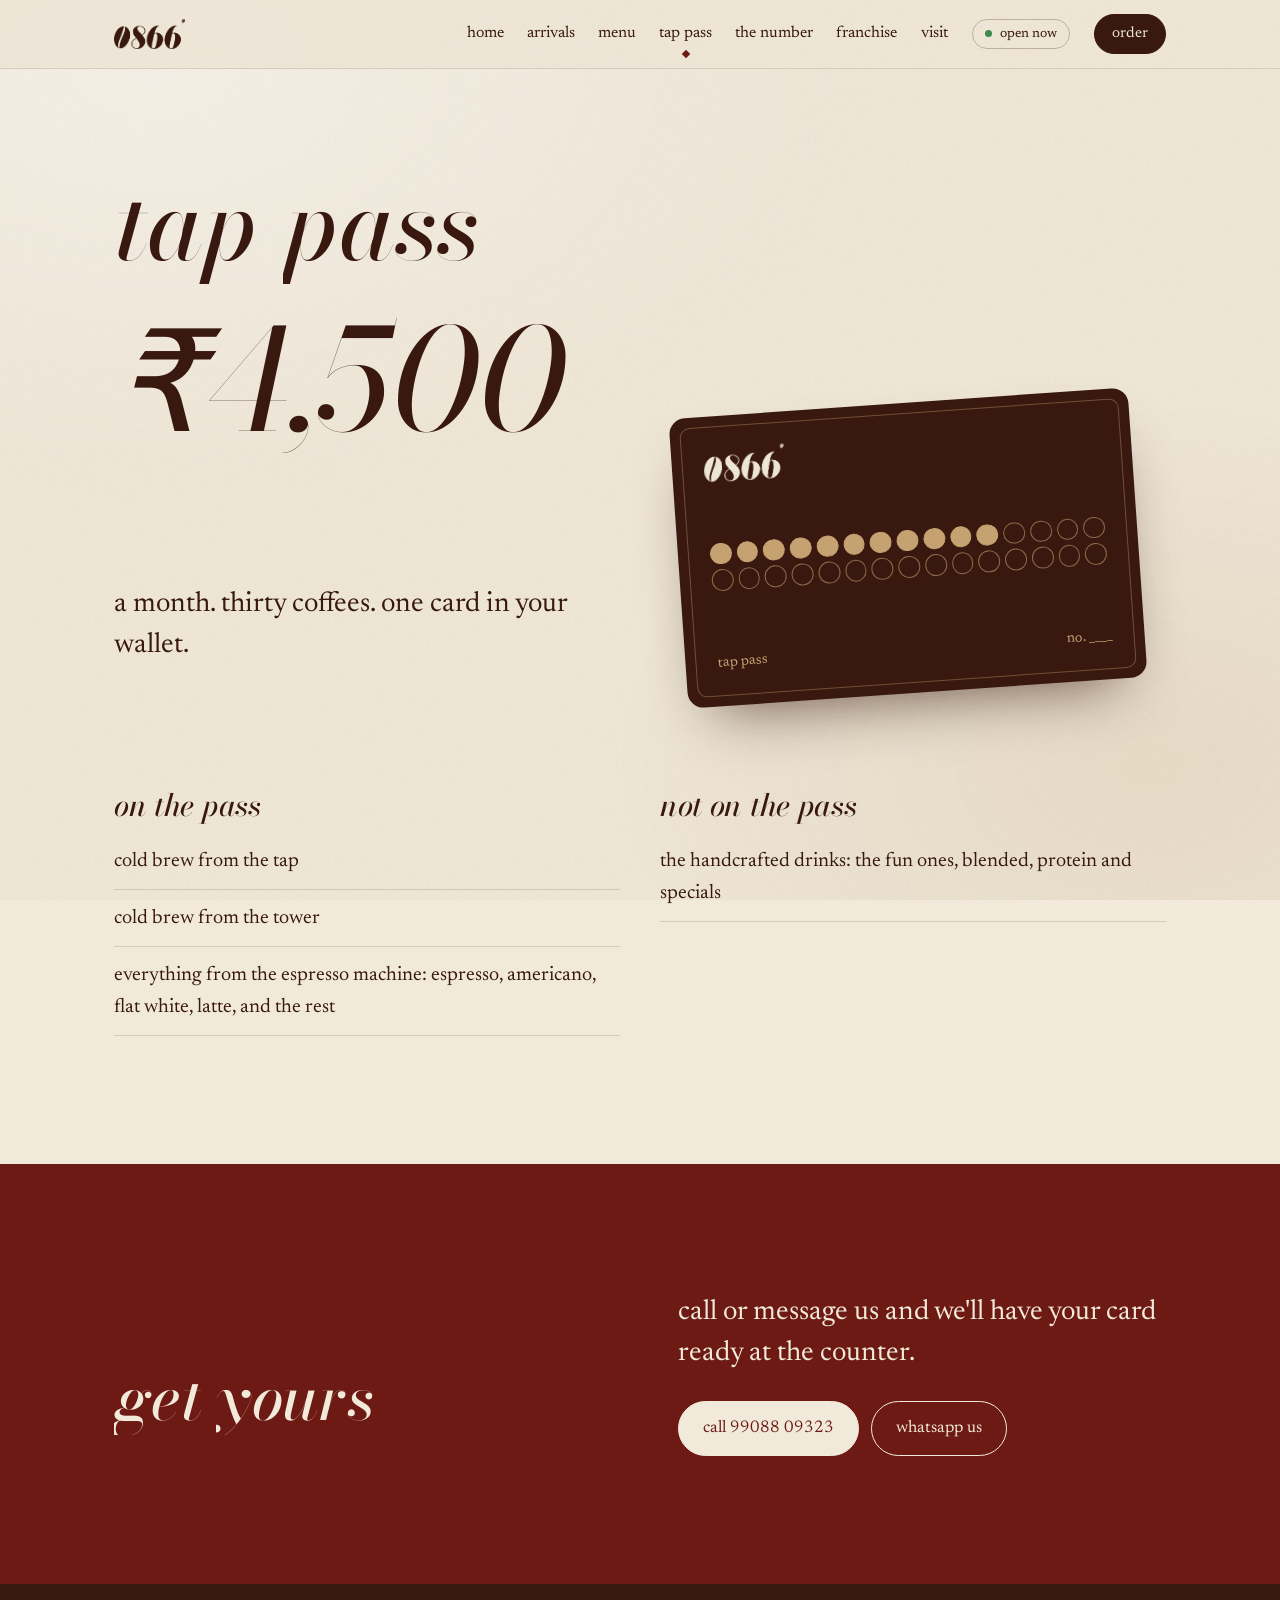
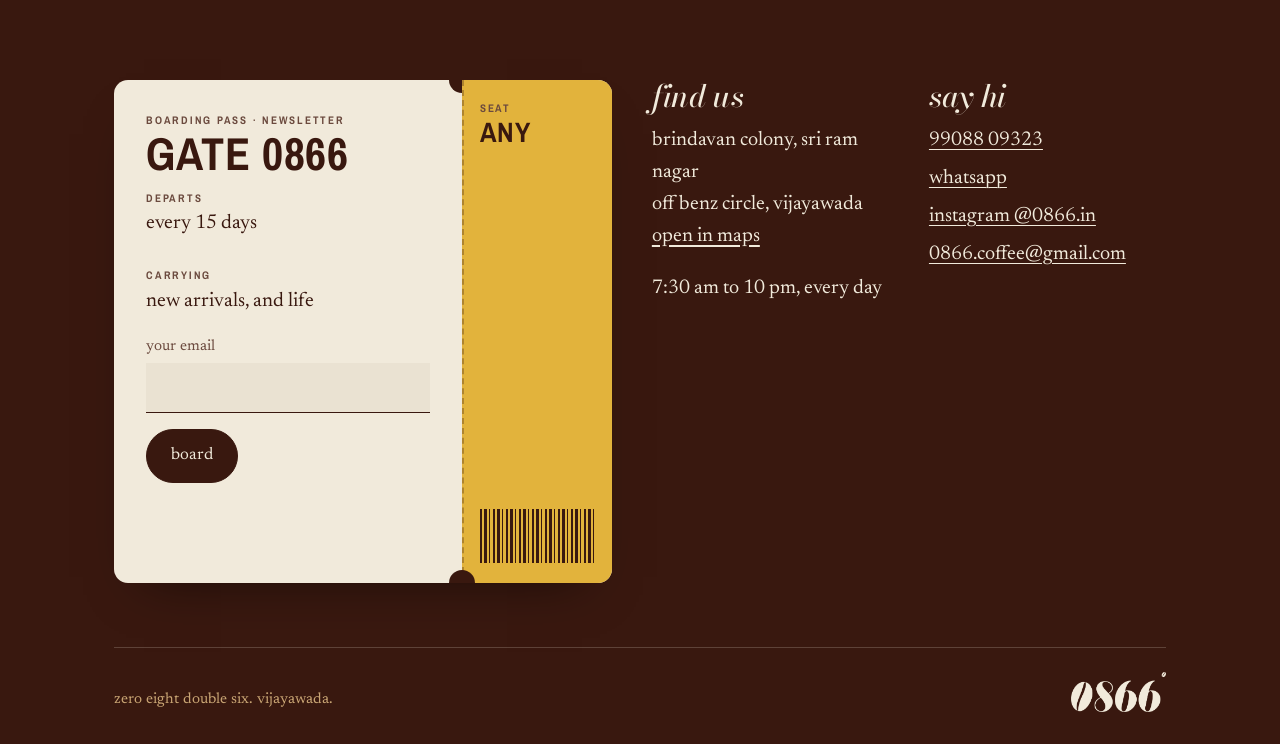
<file: tap-pass.html>
<!doctype html>
<html lang="en">
<head>
<meta charset="utf-8">
<meta name="viewport" content="width=device-width, initial-scale=1">
<meta name="theme-color" content="#F1EADB">
<link rel="icon" href="assets/img/bean.png" type="image/png">
<link rel="preconnect" href="https://fonts.googleapis.com">
<link rel="preconnect" href="https://fonts.gstatic.com" crossorigin>
<link href="https://fonts.googleapis.com/css2?family=Archivo+Narrow:wght@600;700&family=Bodoni+Moda:ital,opsz,wght@1,6..96,400;1,6..96,500;1,6..96,700&family=Newsreader:ital,opsz,wght@0,6..72,400;0,6..72,500;1,6..72,400&display=swap" rel="stylesheet">
<link rel="stylesheet" href="assets/style.css">
<script src="data/config.js"></script>
<title>tap pass — 0866°</title>
<meta name="description" content="the 0866° tap pass: ₹4,500 a month for thirty coffees. cold brew and everything from the espresso machine.">
</head>
<body data-page="tap-pass">
<main>
  <header class="page-head">
    <div class="wrap split">
      <div>
        <h1>tap pass</h1>
        <p class="price">₹4,500</p>
        <p class="lede">a month. thirty coffees. one card in your wallet.</p>
      </div>
      <div class="pass-card" aria-label="an illustration of the tap pass card">
        <img src="assets/img/logo-cream.png" alt="" width="673" height="284">
        <div>
          <div class="pass-dots" aria-hidden="true" id="dots"></div>
        </div>
        <div class="row"><span>tap pass</span><span>no. ____</span></div>
      </div>
    </div>
  </header>

  <section style="padding-top:clamp(24px,4vw,48px)">
    <div class="wrap cols-2">
      <div>
        <h3>on the pass</h3>
        <ul class="list-plain">
          <li>cold brew from the tap</li>
          <li>cold brew from the tower</li>
          <li>everything from the espresso machine: espresso, americano, flat white, latte, and the rest</li>
        </ul>
      </div>
      <div>
        <h3>not on the pass</h3>
        <ul class="list-plain">
          <li>the handcrafted drinks: the fun ones, blended, protein and specials</li>
        </ul>
      </div>
    </div>
  </section>

  <section class="band-red">
    <div class="wrap split">
      <div><h2>get yours</h2></div>
      <div>
        <p class="lede">call or message us and we'll have your card ready at the counter.</p>
        <div class="btn-row" id="cta"></div>
      </div>
    </div>
  </section>
</main>
<script src="assets/site.js"></script>
<script>
  const S = window.SITE, O = window.O866;
  document.getElementById("dots").innerHTML = Array.from({ length: 30 }, (_, i) => `<i class="${i < 11 ? "on" : ""}"></i>`).join("");
  document.getElementById("cta").innerHTML = `
    <a class="btn" href="tel:+91${S.phone}">call ${O.phoneNice}</a>
    <a class="btn ghost" href="${O.wa("hi 0866, i'd like a tap pass.")}" target="_blank" rel="noopener">whatsapp us</a>`;
</script>
</body>
</html>
</file>
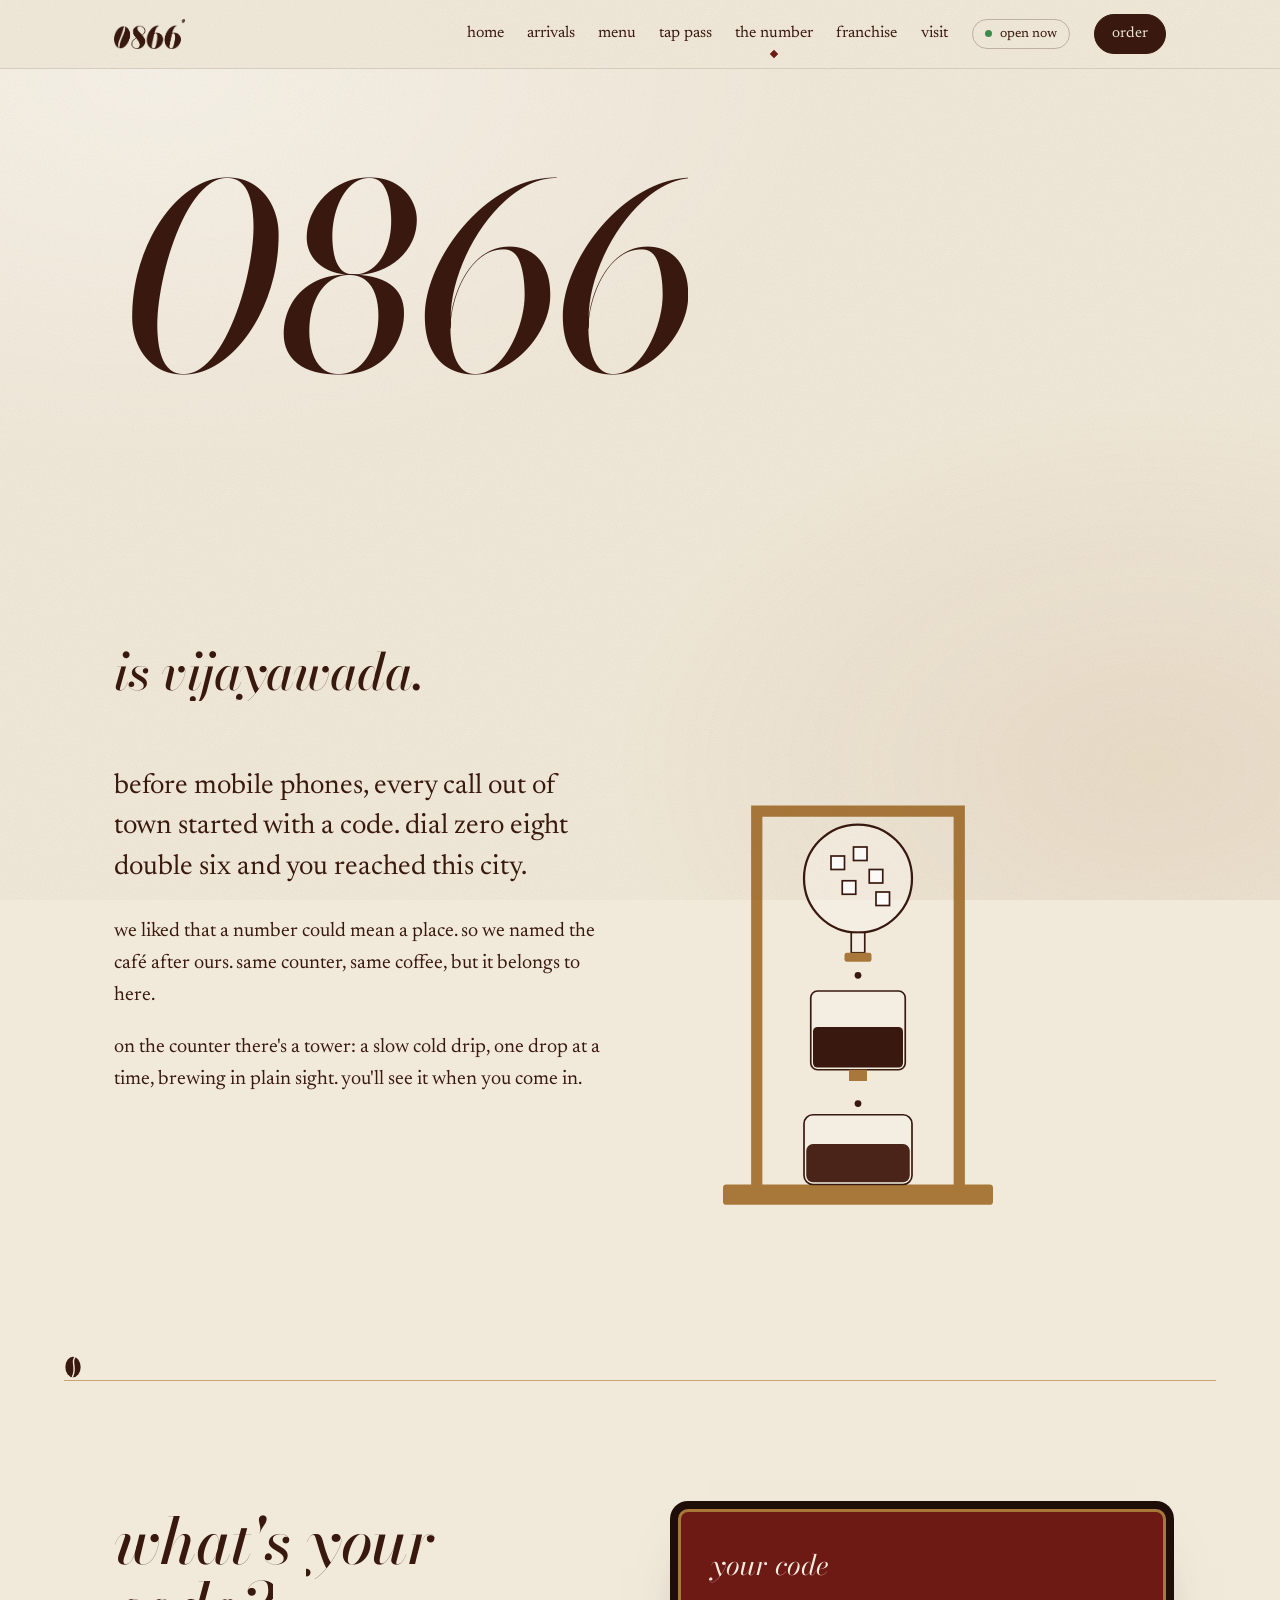
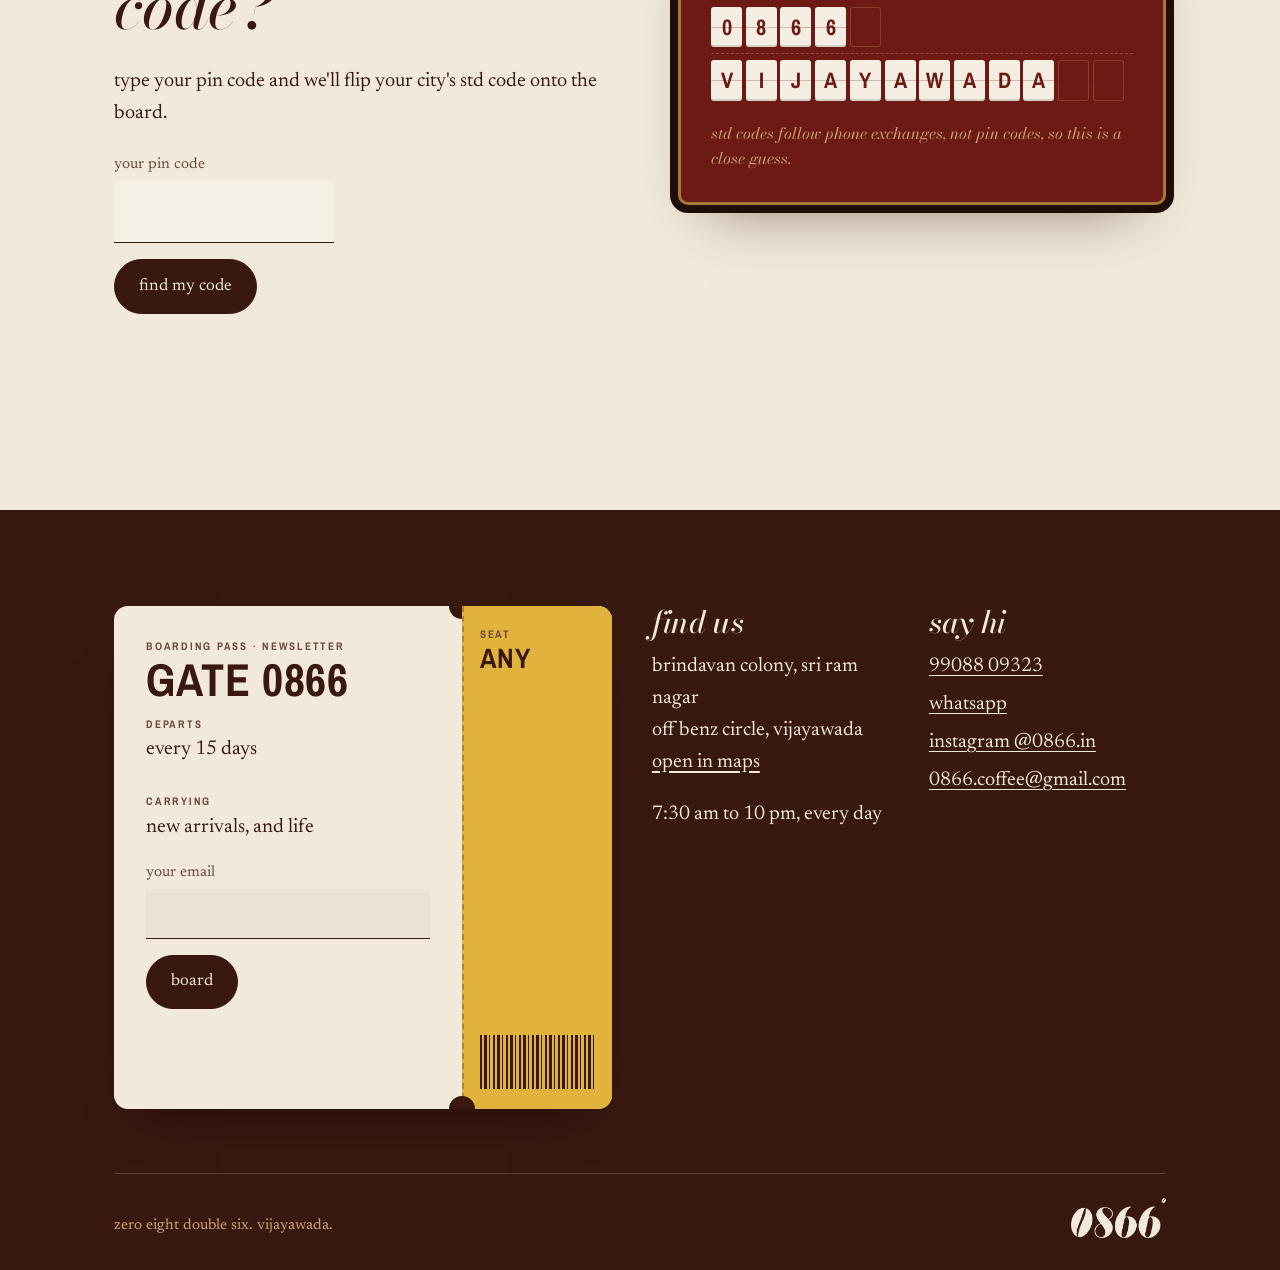
<file: the-number.html>
<!doctype html>
<html lang="en">
<head>
<meta charset="utf-8">
<meta name="viewport" content="width=device-width, initial-scale=1">
<meta name="theme-color" content="#F1EADB">
<link rel="icon" href="assets/img/bean.png" type="image/png">
<link rel="preconnect" href="https://fonts.googleapis.com">
<link rel="preconnect" href="https://fonts.gstatic.com" crossorigin>
<link href="https://fonts.googleapis.com/css2?family=Archivo+Narrow:wght@600;700&family=Bodoni+Moda:ital,opsz,wght@1,6..96,400;1,6..96,500;1,6..96,700&family=Newsreader:ital,opsz,wght@0,6..72,400;0,6..72,500;1,6..72,400&display=swap" rel="stylesheet">
<link rel="stylesheet" href="assets/style.css">
<script src="data/config.js"></script>
<title>the number — 0866°</title>
<meta name="description" content="0866 is vijayawada's std code. what's yours?">
</head>
<body data-page="the-number">
<main>
  <header class="page-head">
    <div class="wrap">
      <p class="dial" aria-hidden="true">0866</p>
      <h1 style="font-size:clamp(32px,4vw,56px)">is vijayawada.</h1>
    </div>
  </header>

  <section style="padding-top:0">
    <div class="wrap split" style="align-items:start">
      <div class="measure">
        <p class="lede">before mobile phones, every call out of town started with a code. dial zero eight double six and you reached this city.</p>
        <p>we liked that a number could mean a place. so we named the café after ours. same counter, same coffee, but it belongs to here.</p>
        <p>on the counter there's a tower: a slow cold drip, one drop at a time, brewing in plain sight. you'll see it when you come in.</p>
      </div>
      <figure style="margin:0">
        <svg viewBox="0 0 320 400" role="img" aria-label="a drawing of the cold-drip tower" style="width:100%;max-width:360px;margin:0 auto">
          <g fill="none" stroke="#A8783A" stroke-width="10" stroke-linecap="round">
            <path d="M70 380 V40 H250 V380"/>
          </g>
          <rect x="40" y="372" width="240" height="18" rx="3" fill="#A8783A"/>
          <circle cx="160" cy="100" r="48" fill="#F4EEE2" stroke="#39180F" stroke-width="2"/>
          <g fill="#fff" stroke="#39180F" stroke-width="1.5">
            <rect x="136" y="80" width="12" height="12"/><rect x="156" y="72" width="12" height="12"/><rect x="170" y="92" width="12" height="12"/>
            <rect x="146" y="102" width="12" height="12"/><rect x="176" y="112" width="12" height="12"/>
          </g>
          <rect x="154" y="148" width="12" height="18" fill="#F4EEE2" stroke="#39180F" stroke-width="1.5"/>
          <rect x="148" y="166" width="24" height="8" rx="2" fill="#A8783A"/>
          <g fill="#39180F"><circle class="drop" cx="160" cy="186" r="3"/><circle class="drop d2" cx="160" cy="300" r="3"/></g>
          <rect x="118" y="200" width="84" height="70" rx="6" fill="#F4EEE2" stroke="#39180F" stroke-width="1.5"/>
          <rect x="120" y="232" width="80" height="36" rx="4" fill="#39180F"/>
          <rect x="152" y="270" width="16" height="10" fill="#A8783A"/>
          <rect x="112" y="310" width="96" height="62" rx="8" fill="#F4EEE2" stroke="#39180F" stroke-width="1.5"/>
          <rect x="114" y="336" width="92" height="34" rx="6" fill="#4A2418"/>
        </svg>
        <style>
          .drop { animation: fall 2.4s ease-in infinite; }
          .d2 { animation-delay: 1.2s; }
          @keyframes fall { 0% { transform: translateY(-6px); opacity: 0; } 20% { opacity: 1; } 100% { transform: translateY(12px); opacity: 0; } }
          @media (prefers-reduced-motion: reduce) { .drop { animation: none; } }
        </style>
      </figure>
    </div>
  </section>

  <hr class="rule">

  <section class="std-board">
    <div class="wrap split" style="align-items:start">
      <div>
        <h2>what's your code?</h2>
        <p class="measure">type your pin code and we'll flip your city's std code onto the board.</p>
        <form class="form" id="pinForm" style="margin-top:24px">
          <div class="field"><label for="pin">your pin code</label>
            <input id="pin" class="pin-input" inputmode="numeric" pattern="[0-9]{6}" maxlength="6" autocomplete="postal-code" required></div>
          <div><button class="btn" type="submit">find my code</button></div>
          <p class="form-status" role="status" id="pinStatus"></p>
        </form>
      </div>
      <div class="board" id="stdBoard">
        <div class="board-top"><span class="board-title">your code</span></div>
        <div id="stdRows"></div>
        <div class="board-foot" id="stdFoot">std codes follow phone exchanges, not pin codes, so this is a close guess.</div>
      </div>
    </div>
  </section>
</main>
<script src="data/std.js"></script>
<script src="assets/site.js"></script>
<script>
(function () {
  const B = window.O866.board, T = window.STD;
  const box = document.getElementById("stdRows");
  const r1 = B.makeRow([5]), r2 = B.makeRow([12]);
  box.append(r1, r2);
  let words = [["0866"], ["VIJAYAWADA"]];
  const flip = () => { B.flipRow(r1, words[0], { spins: 10 }); B.flipRow(r2, words[1], { spins: 8 }); };
  flip();
  B.keepAlive(document.getElementById("stdBoard"), [r1, r2], (i) => words[i], 5000);

  const status = document.getElementById("pinStatus");
  document.getElementById("pinForm").addEventListener("submit", async (e) => {
    e.preventDefault();
    const pin = document.getElementById("pin").value.trim();
    if (!/^[1-9]\d{5}$/.test(pin)) { status.textContent = "a pin code is six digits, like 520008."; return; }
    status.textContent = "looking it up…";
    let hit = T.exact[pin] || T.prefix4[pin.slice(0, 4)] || T.prefix3[pin.slice(0, 3)];
    if (!hit) {
      // free public lookup of the district, then our own table
      try {
        const res = await fetch(`https://api.postalpincode.in/pincode/${pin}`);
        const data = await res.json();
        const po = data && data[0] && data[0].PostOffice && data[0].PostOffice[0];
        if (po) {
          const d = po.District.toLowerCase();
          const code = T.district[d];
          hit = code ? [d, code] : [d, null];
        }
      } catch (err) { /* offline or blocked: fall through */ }
    }
    if (!hit) { status.textContent = "we couldn't place that one. try a nearby town's pin code."; return; }
    const [place, code] = hit;
    if (!code) {
      words = [["?"], [place.toUpperCase().slice(0, 12)]];
      status.textContent = `that's ${place}. we don't have its code yet.`;
    } else {
      words = [[code], [place.toUpperCase().replace(/[^A-Z0-9 ]/g, " ").slice(0, 12)]];
      status.textContent = code === "0866" ? "you're already home." : `${place} dials ${code}. no 0866° there yet.`;
    }
    flip();
  });
})();
</script>
</body>
</html>
</file>
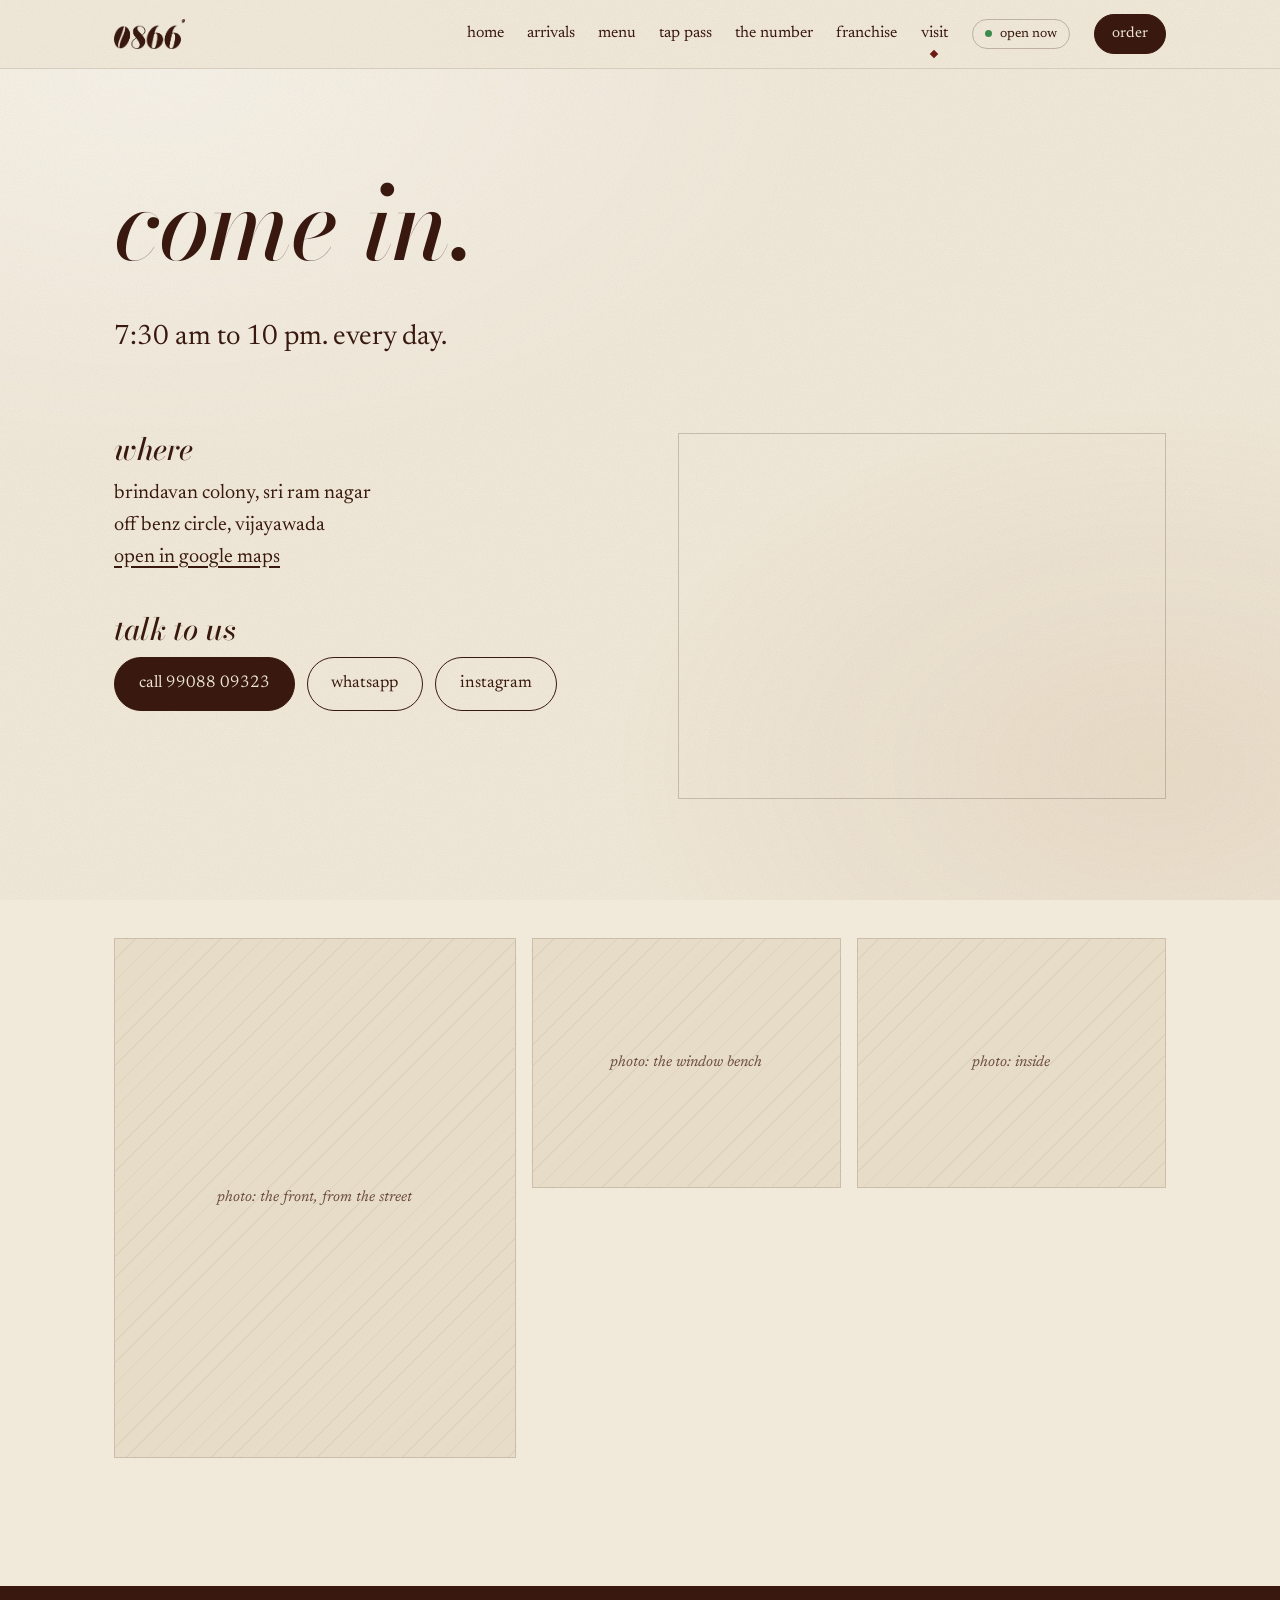
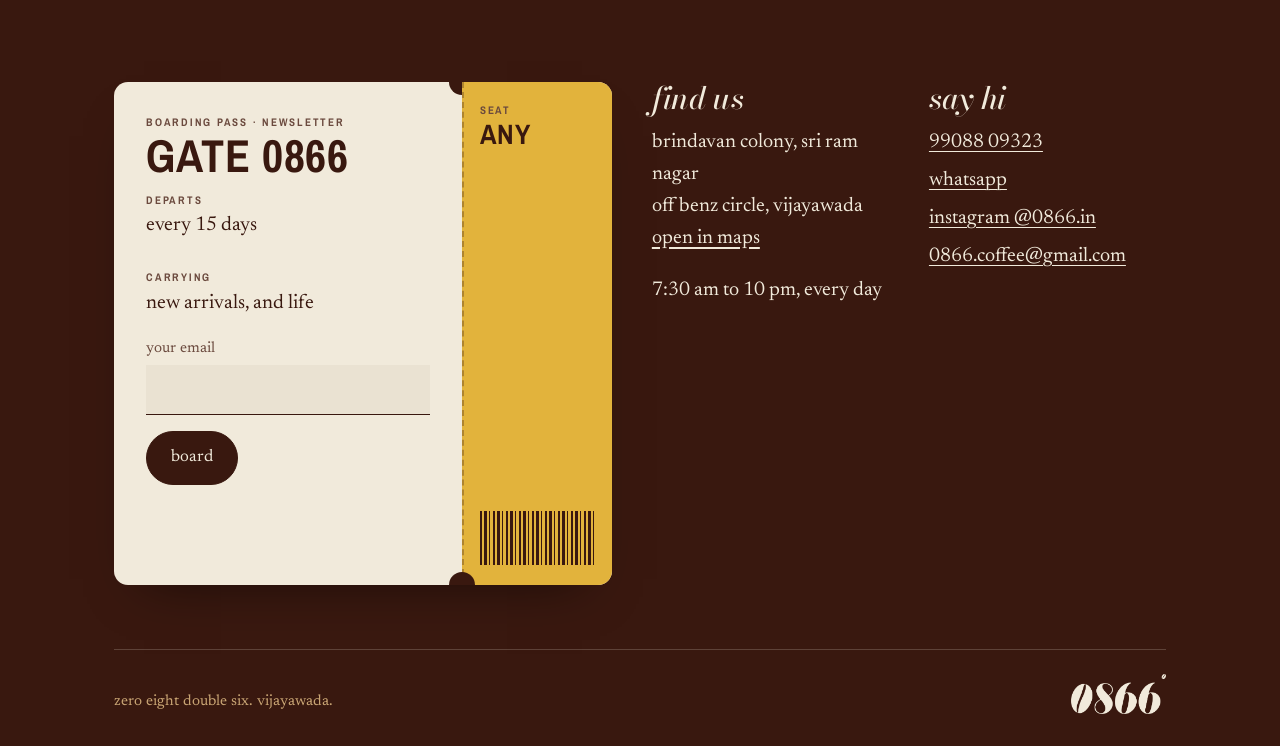
<file: visit.html>
<!doctype html>
<html lang="en">
<head>
<meta charset="utf-8">
<meta name="viewport" content="width=device-width, initial-scale=1">
<meta name="theme-color" content="#F1EADB">
<link rel="icon" href="assets/img/bean.png" type="image/png">
<link rel="preconnect" href="https://fonts.googleapis.com">
<link rel="preconnect" href="https://fonts.gstatic.com" crossorigin>
<link href="https://fonts.googleapis.com/css2?family=Archivo+Narrow:wght@600;700&family=Bodoni+Moda:ital,opsz,wght@1,6..96,400;1,6..96,500;1,6..96,700&family=Newsreader:ital,opsz,wght@0,6..72,400;0,6..72,500;1,6..72,400&display=swap" rel="stylesheet">
<link rel="stylesheet" href="assets/style.css">
<script src="data/config.js"></script>
<title>visit — 0866°</title>
<meta name="description" content="0866°, brindavan colony, sri ram nagar, off benz circle, vijayawada. open 7:30 am to 10 pm, every day.">
</head>
<body data-page="visit">
<main>
  <header class="page-head">
    <div class="wrap">
      <h1>come in.</h1>
      <p class="lede">7:30 am to 10 pm. every day.</p>
    </div>
  </header>
  <section style="padding-top:0">
    <div class="wrap split" style="align-items:start">
      <div>
        <h3>where</h3>
        <p id="addr"></p>
        <h3 style="margin-top:40px">talk to us</h3>
        <div class="btn-row" id="contact"></div>
        <div id="deliveryBox" hidden>
          <h3 style="margin-top:40px">at home</h3>
          <div class="btn-row" id="delivery"></div>
        </div>
      </div>
      <div>
        <iframe class="map-frame" title="map to 0866°" loading="lazy" referrerpolicy="no-referrer-when-downgrade"
          src="https://maps.google.com/maps?q=0866+Coffee,+151+Brindavan+Colony,+Sriram+Nagar,+Vijayawada+520010&ll=16.4984486,80.6490575&z=17&output=embed"></iframe>
      </div>
    </div>
  </section>
  <section style="padding-top:0">
    <div class="wrap photo-strip">
      <div class="photo">photo: the front, from the street</div>
      <div class="photo">photo: the window bench</div>
      <div class="photo">photo: inside</div>
    </div>
  </section>
</main>
<script src="assets/site.js"></script>
<script>
  const S = window.SITE, O = window.O866;
  document.getElementById("addr").innerHTML = `${S.address.join("<br>")}<br><a class="textlink" href="${S.maps}" target="_blank" rel="noopener">open in google maps</a>`;
  document.getElementById("contact").innerHTML = `
    <a class="btn" href="tel:+91${S.phone}">call ${O.phoneNice}</a>
    <a class="btn ghost" href="${O.wa()}" target="_blank" rel="noopener">whatsapp</a>
    <a class="btn ghost" href="${S.instagram}" target="_blank" rel="noopener">instagram</a>`;
  const d = [S.swiggy && `<a class="btn ghost" href="${S.swiggy}" target="_blank" rel="noopener">order on swiggy</a>`,
             S.zomato && `<a class="btn ghost" href="${S.zomato}" target="_blank" rel="noopener">order on zomato</a>`].filter(Boolean);
  if (d.length) { document.getElementById("delivery").innerHTML = d.join(""); document.getElementById("deliveryBox").hidden = false; }
</script>
</body>
</html>
</file>
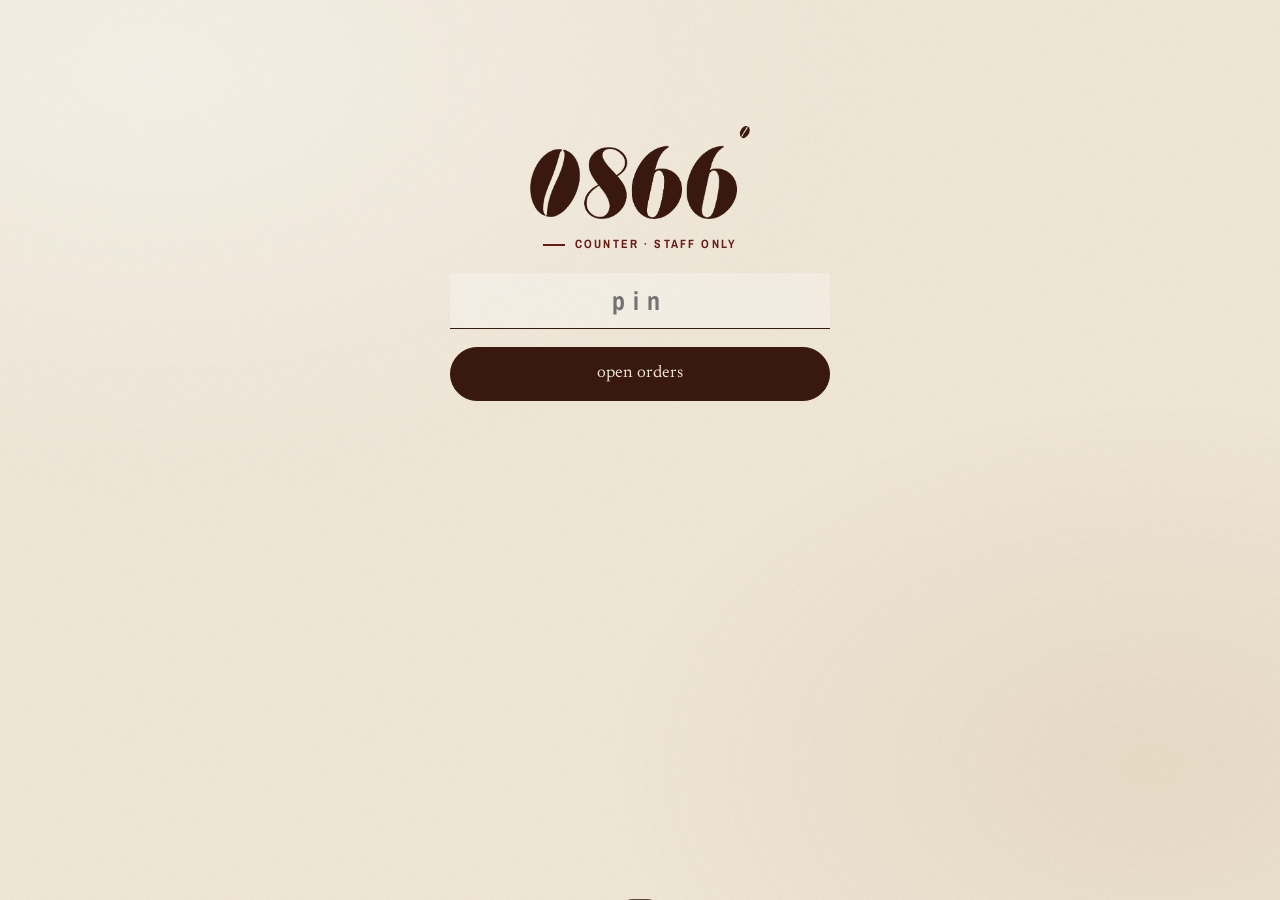
<file: order 2/staff.html>
<!doctype html>
<html lang="en">
<head>
<meta charset="utf-8">
<meta name="viewport" content="width=device-width, initial-scale=1, viewport-fit=cover">
<meta name="robots" content="noindex">
<meta name="theme-color" content="#39180F">
<link rel="icon" href="/assets/img/bean.png" type="image/png">
<link href="https://fonts.googleapis.com/css2?family=Archivo+Narrow:wght@600;700&family=Bodoni+Moda:ital,opsz,wght@1,6..96,400;1,6..96,500;1,6..96,700&family=Newsreader:ital,opsz,wght@0,6..72,400;0,6..72,500;1,6..72,400&display=swap" rel="stylesheet">
<link rel="stylesheet" href="/assets/style.css">
<title>counter — 0866°</title>
<style>
button { text-transform: inherit; }
input { text-transform: none; }
body { font-size: 17px; }
.s-top { position: sticky; top: 0; z-index: 40; background: var(--ink); color: var(--paper); }
.s-top .wrap { display: flex; align-items: center; gap: 18px; flex-wrap: wrap; min-height: 64px; padding-top: 8px; padding-bottom: 8px; }
.s-top img { height: 26px; width: auto; }
.s-top .lbl { font-family: var(--board); font-weight: 700; letter-spacing: .18em; font-size: 12px; text-transform: uppercase; color: var(--bronze-soft); }
.s-live { display: inline-flex; align-items: center; gap: 7px; font-size: 14px; color: var(--bronze-soft); }
.s-live i { width: 8px; height: 8px; border-radius: 50%; background: #5DBB6E; box-shadow: 0 0 0 0 rgba(93,187,110,.5); animation: pulse 2s infinite; }
.s-live.off i { background: var(--tangerine); animation: none; }
.s-tabs { display: flex; gap: 6px; margin-left: auto; flex-wrap: wrap; }
.s-tabs button { border: 1px solid rgba(241,234,219,.5); background: none; color: var(--paper); border-radius: 999px; padding: 7px 16px; font: inherit; font-size: 15px; cursor: pointer; }
.s-tabs button.on { background: var(--paper); color: var(--ink); border-color: var(--paper); }
main { padding: 22px 0 60px; }
.s-stats { display: grid; grid-template-columns: repeat(auto-fit, minmax(150px, 1fr)); border-top: 1px solid var(--bronze-soft); border-bottom: 1px solid var(--bronze-soft); margin-bottom: 18px; }
.s-stat { padding: 12px 16px 14px 0; }
.s-stat + .s-stat { border-left: 1px solid rgba(201,165,116,.6); padding-left: 16px; }
.s-stat .k { font-family: var(--board); font-weight: 700; font-size: 11.5px; letter-spacing: .16em; text-transform: uppercase; color: var(--ink-soft); }
.s-stat .v { font-family: var(--display); font-style: italic; font-size: 34px; line-height: 1.1; }
.s-filters { display: flex; gap: 8px; flex-wrap: wrap; margin-bottom: 18px; }
.s-filters button { border: 1px solid var(--ink); background: none; color: var(--ink); border-radius: 999px; padding: 6px 16px; font: inherit; font-size: 15px; cursor: pointer; }
.s-filters button.on { background: var(--ink); color: var(--paper); }
.s-grid { display: grid; grid-template-columns: repeat(auto-fill, minmax(300px, 1fr)); gap: 18px; align-items: start; }
.s-card { background: #FFFCF6; border: 1px solid rgba(57,24,15,.16); border-radius: 14px; padding: 16px 18px 14px; box-shadow: 0 18px 40px -28px rgba(57,24,15,.55); position: relative; overflow: hidden; }
.s-card::before { content: ""; position: absolute; left: 0; top: 0; bottom: 0; width: 5px; background: var(--c, var(--bronze)); }
.s-card.new { --c: var(--mango); animation: s-flash 1s ease 3; }
.s-card.preparing { --c: var(--monsoon); }
.s-card.ready { --c: #3E8E4E; background: color-mix(in srgb, #3E8E4E 8%, #FFFCF6); }
.s-card.done, .s-card.cancelled { opacity: .55; box-shadow: none; --c: var(--ink-soft); }
@keyframes s-flash { 50% { box-shadow: 0 0 0 5px var(--mango); } }
.s-row { display: flex; justify-content: space-between; align-items: flex-start; gap: 10px; }
.s-no { font-family: var(--board); font-weight: 700; font-size: 46px; line-height: .95; letter-spacing: .01em; }
.s-who { font-family: var(--display); font-style: italic; font-size: 24px; line-height: 1.1; margin-top: 4px; word-break: break-word; }
.s-ago { font-size: 14px; color: var(--ink-soft); text-align: right; }
.s-st { display: inline-block; margin-top: 8px; font-family: var(--board); font-weight: 700; font-size: 11px; letter-spacing: .16em; text-transform: uppercase; padding: 3px 10px; border-radius: 999px; border: 1px solid var(--c, var(--ink)); color: color-mix(in srgb, var(--c, var(--ink)) 80%, var(--ink)); }
.s-items { list-style: none; margin: 12px 0; padding: 8px 0; border-top: 1px dashed rgba(57,24,15,.3); border-bottom: 1px dashed rgba(57,24,15,.3); }
.s-items li { display: flex; justify-content: space-between; font-size: 18px; padding: 3px 0; }
.s-items b { font-family: var(--board); font-size: 19px; }
.s-note { background: color-mix(in srgb, var(--mango) 35%, #FFFCF6); border-left: 3px solid var(--mango); padding: 6px 10px; margin-bottom: 12px; font-style: italic; word-break: break-word; }
.s-pay { display: flex; justify-content: space-between; align-items: center; gap: 10px; flex-wrap: wrap; }
.s-amt { font-family: var(--display); font-style: italic; font-size: 30px; line-height: 1; }
.s-pm { font-family: var(--board); font-weight: 700; font-size: 12px; letter-spacing: .14em; text-transform: uppercase; color: var(--ink-soft); margin-top: 4px; }
.s-paid { font-family: var(--board); font-weight: 700; font-size: 13px; letter-spacing: .14em; text-transform: uppercase; color: #2F6E3B; border: 1.5px solid #3E8E4E; border-radius: 999px; padding: 6px 14px; }
.s-card .btn { font-size: 16px; }
.s-markpaid { background: #3E8E4E; border-color: #3E8E4E; }
.s-next { width: 100%; justify-content: center; margin-top: 12px; font-size: 18px !important; padding: .8em 1em; }
.s-foot { display: flex; justify-content: space-between; margin-top: 10px; font-size: 14px; }
.s-foot button { background: none; border: 0; padding: 0; font: inherit; color: var(--ink-soft); text-decoration: underline; text-underline-offset: .2em; cursor: pointer; }
.s-empty { grid-column: 1 / -1; text-align: center; padding: 70px 10px; }
.s-empty p { font-family: var(--display); font-style: italic; font-size: 30px; margin: 0; }

.s-login { max-width: 380px; margin: 14vh auto 0; padding: 0 20px; text-align: center; }
.s-login img { width: 220px; margin: 0 auto 10px; }
.s-pin { width: 100%; text-align: center; font: 700 26px var(--board) !important; letter-spacing: .3em; }
.s-err { font-style: italic; color: var(--red); min-height: 1.5em; margin-top: 10px; }

.s-mi { background: #FFFCF6; border: 1px solid rgba(57,24,15,.16); border-radius: 14px; padding: 14px 16px; margin-bottom: 12px; display: grid; grid-template-columns: 1fr 120px; gap: 4px 16px; }
.s-mi.off { opacity: .6; }
.s-mi .full { grid-column: 1 / -1; display: flex; gap: 16px; flex-wrap: wrap; }
.s-mi .full .field { flex: 1; min-width: 160px; }
.s-mi .field input { font-size: 17px; padding: 6px 2px; }
.s-mi .act { grid-column: 1 / -1; display: flex; gap: 10px; align-items: center; flex-wrap: wrap; margin-top: 10px; }
.s-tog { display: inline-flex; align-items: center; gap: 8px; cursor: pointer; }
.s-tog input { width: 20px; height: 20px; accent-color: var(--ink); }
.s-sort { width: 64px; margin-left: auto; font: inherit; border: 0; border-bottom: 1.5px solid var(--ink); background: rgba(255,255,255,.35); padding: 4px; }
.s-toast { position: fixed; left: 50%; bottom: 20px; z-index: 90; transform: translate(-50%, 180%); background: var(--ink); color: var(--paper); padding: 12px 20px; border-radius: 999px; transition: transform .3s; }
.s-toast.show { transform: translate(-50%, 0); }
.s-unlock { position: fixed; inset: 0; z-index: 100; background: rgba(57,24,15,.92); color: var(--paper); display: none; place-items: center; text-align: center; padding: 20px; cursor: pointer; }
.s-unlock.show { display: grid; }
.s-unlock p { font-family: var(--display); font-style: italic; font-size: clamp(34px, 6vw, 56px); margin: 0 0 8px; }
.s-unlock small { color: var(--bronze-soft); font-size: 16px; }
@media (max-width: 520px) { .s-mi { grid-template-columns: 1fr 96px; } .s-tabs { margin-left: 0; } }
</style>
</head>
<body>
<div class="s-toast" id="toast" role="status"></div>
<div class="s-unlock" id="unlock"><div><p>tap anywhere to start.</p><small>this turns on the new-order chime.</small></div></div>

<section class="s-login" id="login" style="padding:0">
  <img src="/assets/img/logo.png" alt="0866°">
  <p class="kicker" style="justify-content:center">counter · staff only</p>
  <div class="field"><input class="s-pin" id="pin" type="password" inputmode="numeric" autocomplete="current-password" placeholder="pin" aria-label="staff pin"></div>
  <button class="btn" id="go" style="width:100%;justify-content:center;margin-top:18px">open orders</button>
  <p class="s-err" id="lerr"></p>
</section>

<div id="app" style="display:none">
  <header class="s-top">
    <div class="wrap">
      <img src="/assets/img/logo-cream.png" alt="0866°">
      <span class="lbl">counter</span>
      <span class="s-live" id="live"><i></i><span>live</span></span>
      <nav class="s-tabs">
        <button class="on" data-tab="orders">orders</button>
        <button data-tab="menu">menu &amp; prices</button>
        <button data-tab="settings">settings</button>
      </nav>
    </div>
  </header>
  <main>
    <div class="wrap">
      <section id="t-orders" style="padding:0">
        <div class="s-stats" id="stats"></div>
        <div class="s-filters" id="filters">
          <button class="on" data-f="active">active</button>
          <button data-f="unpaid">unpaid</button>
          <button data-f="done">completed</button>
          <button data-f="all">all today</button>
        </div>
        <div class="s-grid" id="grid"></div>
      </section>

      <section id="t-menu" style="display:none;padding:0;max-width:760px">
        <h2>menu &amp; prices</h2>
        <p class="quiet">changes show on the order page straight away. untick available when something runs out.</p>
        <div id="mlist"></div>
        <h3 style="margin-top:34px">add a new item</h3>
        <div id="mnew"></div>
      </section>

      <section id="t-settings" style="display:none;padding:0;max-width:440px">
        <h2>settings</h2>
        <div class="field"><label for="newpin">new staff pin (6 or more digits)</label><input id="newpin" type="password" inputmode="numeric"></div>
        <button class="btn" id="savepin" style="margin-top:16px">save new pin</button>
        <h3 style="margin-top:40px">this device</h3>
        <div class="btn-row"><button class="btn ghost" id="test">test the chime</button><button class="btn ghost" id="logout">log out</button></div>
        <p class="quiet" style="margin-top:28px;font-size:15px">customer page: <a class="textlink" href="/order/">0866.in/order</a></p>
      </section>
    </div>
  </main>
</div>

<script>
const SB = "https://bzdgzfepkgwizvhpvuwe.supabase.co";
const KEY = "eyJhbGciOiJIUzI1NiIsInR5cCI6IkpXVCJ9.eyJpc3MiOiJzdXBhYmFzZSIsInJlZiI6ImJ6ZGd6ZmVwa2d3aXp2aHB2dXdlIiwicm9sZSI6ImFub24iLCJpYXQiOjE3OTI0MjYzMjYsImV4cCI6MjEwODAwMjMyNn0.e-LJedk3DSsBL6IiqaGtCgqgXMJWrK_BATcDvTlUjOo";
const $ = s => document.querySelector(s);
const esc = s => String(s ?? "").replace(/[&<>"']/g, c => ({"&":"&amp;","<":"&lt;",">":"&gt;",'"':"&quot;","'":"&#39;"}[c]));
const rs = n => "₹" + Number(n).toLocaleString("en-IN");
const pad = n => String(n).padStart(2, "0");
const ls = { get(k){ try { return localStorage.getItem(k); } catch { return null; } }, set(k,v){ try { localStorage.setItem(k,v); } catch {} }, del(k){ try { localStorage.removeItem(k); } catch {} } };
async function rpc(fn, args){
  const r = await fetch(`${SB}/rest/v1/rpc/${fn}`, { method: "POST", headers: { apikey: KEY, Authorization: "Bearer " + KEY, "Content-Type": "application/json" }, body: JSON.stringify(args) });
  const t = await r.text(); let d; try { d = JSON.parse(t); } catch { d = t; }
  if (!r.ok) throw new Error(((d && d.message) || "network error").toLowerCase());
  return d;
}
function toast(m){ const t = $("#toast"); t.textContent = m; t.classList.add("show"); clearTimeout(toast.t); toast.t = setTimeout(() => t.classList.remove("show"), 2400); }

let PIN = ls.get("0866_pin"), orders = [], seen = null, filter = "active", timer, actx;

function chime(){
  try {
    actx = actx || new (window.AudioContext || window.webkitAudioContext)();
    [0, .18, .36].forEach((t, i) => {
      const o = actx.createOscillator(), g = actx.createGain();
      o.type = "triangle"; o.frequency.value = [880, 1175, 1568][i];
      g.gain.setValueAtTime(.0001, actx.currentTime + t);
      g.gain.exponentialRampToValueAtTime(.5, actx.currentTime + t + .02);
      g.gain.exponentialRampToValueAtTime(.0001, actx.currentTime + t + .25);
      o.connect(g).connect(actx.destination); o.start(actx.currentTime + t); o.stop(actx.currentTime + t + .3);
    });
  } catch {}
  if (navigator.vibrate) navigator.vibrate([300, 100, 300]);
}
async function keepAwake(){ try { await navigator.wakeLock.request("screen"); } catch {} }
document.addEventListener("visibilitychange", () => { if (document.visibilityState === "visible" && PIN) { keepAwake(); refresh(); } });

async function login(pin, silent){
  $("#lerr").textContent = silent ? "" : "checking…";
  try {
    const ok = await rpc("staff_check", { p_pin: pin });
    if (!ok) { $("#lerr").textContent = "that pin isn't right."; ls.del("0866_pin"); PIN = null; return false; }
    PIN = pin; ls.set("0866_pin", pin);
    $("#login").style.display = "none"; $("#app").style.display = "";
    keepAwake(); refresh(); clearInterval(timer); timer = setInterval(refresh, 4000);
    return true;
  } catch (e) { $("#lerr").textContent = e.message; return false; }
}
$("#go").onclick = () => { actx = actx || new (window.AudioContext || window.webkitAudioContext)(); login($("#pin").value.trim()); };
$("#pin").addEventListener("keydown", e => { if (e.key === "Enter") $("#go").click(); });
function logout(){ clearInterval(timer); ls.del("0866_pin"); PIN = null; location.reload(); }
$("#logout").onclick = logout;

document.querySelectorAll(".s-tabs button").forEach(b => b.onclick = () => {
  document.querySelectorAll(".s-tabs button").forEach(x => x.classList.toggle("on", x === b));
  ["orders", "menu", "settings"].forEach(t => $("#t-" + t).style.display = t === b.dataset.tab ? "" : "none");
  if (b.dataset.tab === "menu") loadMenu();
});
document.querySelectorAll("#filters button").forEach(b => b.onclick = () => {
  filter = b.dataset.f; document.querySelectorAll("#filters button").forEach(x => x.classList.toggle("on", x === b)); render();
});

async function refresh(){
  if (!PIN) return;
  try {
    orders = await rpc("staff_orders", { p_pin: PIN, p_days: 1 });
    $("#live").classList.remove("off"); $("#live").lastElementChild.textContent = "live";
    const ids = new Set(orders.map(o => o.id));
    if (seen) { const fresh = orders.filter(o => !seen.has(o.id));
      if (fresh.length) { chime(); toast(`new order ${pad(fresh[0].order_no)} · ${fresh[0].customer_name.toLowerCase()}`); document.title = "new order — 0866°"; setTimeout(() => document.title = "counter — 0866°", 6000); } }
    seen = ids; render();
  } catch (e) {
    if (/wrong pin/.test(e.message)) { logout(); return; }
    $("#live").classList.add("off"); $("#live").lastElementChild.textContent = "reconnecting…";
  }
}
function ago(ts){ const s = (Date.now() - new Date(ts)) / 1000; if (s < 60) return "just now"; if (s < 3600) return Math.floor(s / 60) + " min ago"; return new Date(ts).toLocaleTimeString("en-IN", { hour: "numeric", minute: "2-digit" }).toLowerCase(); }
const NEXT = { new: ["preparing", "start making"], preparing: ["ready", "mark ready"], ready: ["done", "picked up"] };
const LABEL = { new: "new", preparing: "making", ready: "ready", done: "picked up", cancelled: "cancelled" };
function render(){
  const live = orders.filter(o => o.status !== "cancelled"), paid = live.filter(o => o.payment_status === "paid");
  const sum = a => a.reduce((t, o) => t + o.total, 0);
  $("#stats").innerHTML = [["orders today", live.length], ["collected", rs(sum(paid))], ["upi", rs(sum(paid.filter(o => o.payment_method === "upi")))],
    ["cash", rs(sum(paid.filter(o => o.payment_method === "cash")))], ["unpaid", rs(sum(live.filter(o => o.payment_status !== "paid")))]]
    .map(([k, v]) => `<div class="s-stat"><div class="k">${k}</div><div class="v">${v}</div></div>`).join("");
  let list = orders;
  if (filter === "active") list = orders.filter(o => ["new", "preparing", "ready"].includes(o.status)).reverse();
  if (filter === "unpaid") list = orders.filter(o => o.payment_status !== "paid" && o.status !== "cancelled");
  if (filter === "done") list = orders.filter(o => ["done", "cancelled"].includes(o.status));
  $("#grid").innerHTML = list.map(o => `
    <article class="s-card ${o.status}">
      <div class="s-row">
        <div><div class="s-no">${pad(o.order_no)}</div><div class="s-who">${esc(o.customer_name)}</div><span class="s-st">${LABEL[o.status]}</span></div>
        <div class="s-ago">${ago(o.created_at)}</div>
      </div>
      <ul class="s-items">${o.items.map(i => `<li><span>${esc(i.name)}</span><b>× ${i.qty}</b></li>`).join("")}</ul>
      ${o.note ? `<div class="s-note">${esc(o.note)}</div>` : ""}
      <div class="s-pay">
        <div><div class="s-amt">${rs(o.total)}</div><div class="s-pm">${o.payment_method}</div></div>
        ${o.payment_status === "paid" ? `<span class="s-paid">paid</span>` : (o.status === "cancelled" ? "" : `<button class="btn s-markpaid" data-pay="${o.id}">mark paid</button>`)}
      </div>
      ${NEXT[o.status] ? `<button class="btn s-next" data-st="${o.id}" data-to="${NEXT[o.status][0]}">${NEXT[o.status][1]} →</button>` : ""}
      <div class="s-foot">
        ${o.payment_status === "paid" && o.status !== "cancelled" ? `<button data-unpay="${o.id}">undo paid</button>` : "<span></span>"}
        ${["new", "preparing", "ready"].includes(o.status) ? `<button data-cancel="${o.id}">cancel order</button>` : (o.status === "done" ? `<button data-st="${o.id}" data-to="ready">move back</button>` : "")}
      </div>
    </article>`).join("") || `<div class="s-empty"><p>${filter === "active" ? "all quiet. waiting for the next one." : "nothing here yet."}</p></div>`;
}
async function act(id, st, ps, el){
  if (el) el.disabled = true;
  const o = orders.find(x => x.id === id); if (o) { if (st) o.status = st; if (ps) o.payment_status = ps; render(); }
  try { await rpc("staff_update_order", { p_pin: PIN, p_id: id, p_status: st, p_payment_status: ps }); }
  catch (e) { toast("couldn't save: " + e.message); }
  refresh();
}
document.addEventListener("click", e => {
  const t = e.target.closest("button"); if (!t) return;
  if (t.dataset.pay) act(t.dataset.pay, null, "paid", t);
  if (t.dataset.unpay && confirm("mark this order as not paid?")) act(t.dataset.unpay, null, "pending", t);
  if (t.dataset.st) act(t.dataset.st, t.dataset.to, null, t);
  if (t.dataset.cancel && confirm("cancel this order?")) act(t.dataset.cancel, "cancelled", null, t);
});
setInterval(() => { if ($("#t-orders").style.display !== "none") render(); }, 30000);

function itemForm(m){
  m = m || { id: "", emoji: "☕", name: "", price: "", description: "", tag: "", available: true, sort: 99 };
  return `<div class="s-mi ${m.available ? "" : "off"}" data-id="${m.id}">
    <div class="field"><label>name</label><input value="${esc(m.name)}" data-k="name"></div>
    <div class="field"><label>price (₹)</label><input value="${m.price}" data-k="price" type="number" inputmode="numeric" min="0"></div>
    <div class="full">
      <div class="field"><label>description</label><input value="${esc(m.description)}" data-k="description"></div>
      <div class="field" style="max-width:180px"><label>tag (optional)</label><input value="${esc(m.tag)}" data-k="tag"></div>
    </div>
    <input type="hidden" value="${esc(m.emoji)}" data-k="emoji">
    <div class="act">
      <label class="s-tog"><input type="checkbox" data-k="available" ${m.available ? "checked" : ""}> available</label>
      <input class="s-sort" value="${m.sort}" data-k="sort" type="number" aria-label="position on menu" title="position on menu">
      <button class="btn" data-save>${m.id ? "save" : "add to menu"}</button>
      ${m.id ? `<button class="btn ghost" data-del>remove</button>` : ""}
    </div>
  </div>`;
}
async function loadMenu(){
  try { const items = await rpc("staff_menu", { p_pin: PIN }); $("#mlist").innerHTML = items.map(itemForm).join(""); $("#mnew").innerHTML = itemForm(null); }
  catch (e) { toast(e.message); }
}
document.addEventListener("click", async e => {
  const save = e.target.closest("[data-save]"), del = e.target.closest("[data-del]");
  if (!save && !del) return;
  const box = e.target.closest(".s-mi"), id = box.dataset.id;
  if (del) {
    if (!confirm("remove this from the menu?")) return;
    try { await rpc("staff_archive_item", { p_pin: PIN, p_id: id }); toast("removed"); loadMenu(); } catch (err) { toast(err.message); }
    return;
  }
  const it = { id };
  box.querySelectorAll("[data-k]").forEach(i => it[i.dataset.k] = i.type === "checkbox" ? i.checked : i.value.trim());
  if (!it.name || it.price === "" || isNaN(+it.price)) { toast("name and price are needed"); return; }
  it.price = Math.round(+it.price); it.sort = parseInt(it.sort) || 99;
  save.disabled = true;
  try { await rpc("staff_save_item", { p_pin: PIN, p_item: it }); toast(id ? "saved" : "added"); loadMenu(); }
  catch (err) { toast(err.message); save.disabled = false; }
});

$("#savepin").onclick = async () => {
  const n = $("#newpin").value.trim();
  if (!/^\d{6,}$/.test(n)) { toast("use 6 or more digits"); return; }
  try { await rpc("staff_change_pin", { p_pin: PIN, p_new: n }); PIN = n; ls.set("0866_pin", n); $("#newpin").value = ""; toast("pin changed. use it on other devices too."); }
  catch (e) { toast(e.message); }
};
$("#test").onclick = chime;

if (PIN) {
  $("#login").style.display = "none"; $("#unlock").classList.add("show");
  $("#unlock").onclick = () => { actx = new (window.AudioContext || window.webkitAudioContext)(); $("#unlock").classList.remove("show");
    login(PIN, true).then(ok => { if (!ok) $("#login").style.display = ""; }); };
}
</script>
</body>
</html>
</file>
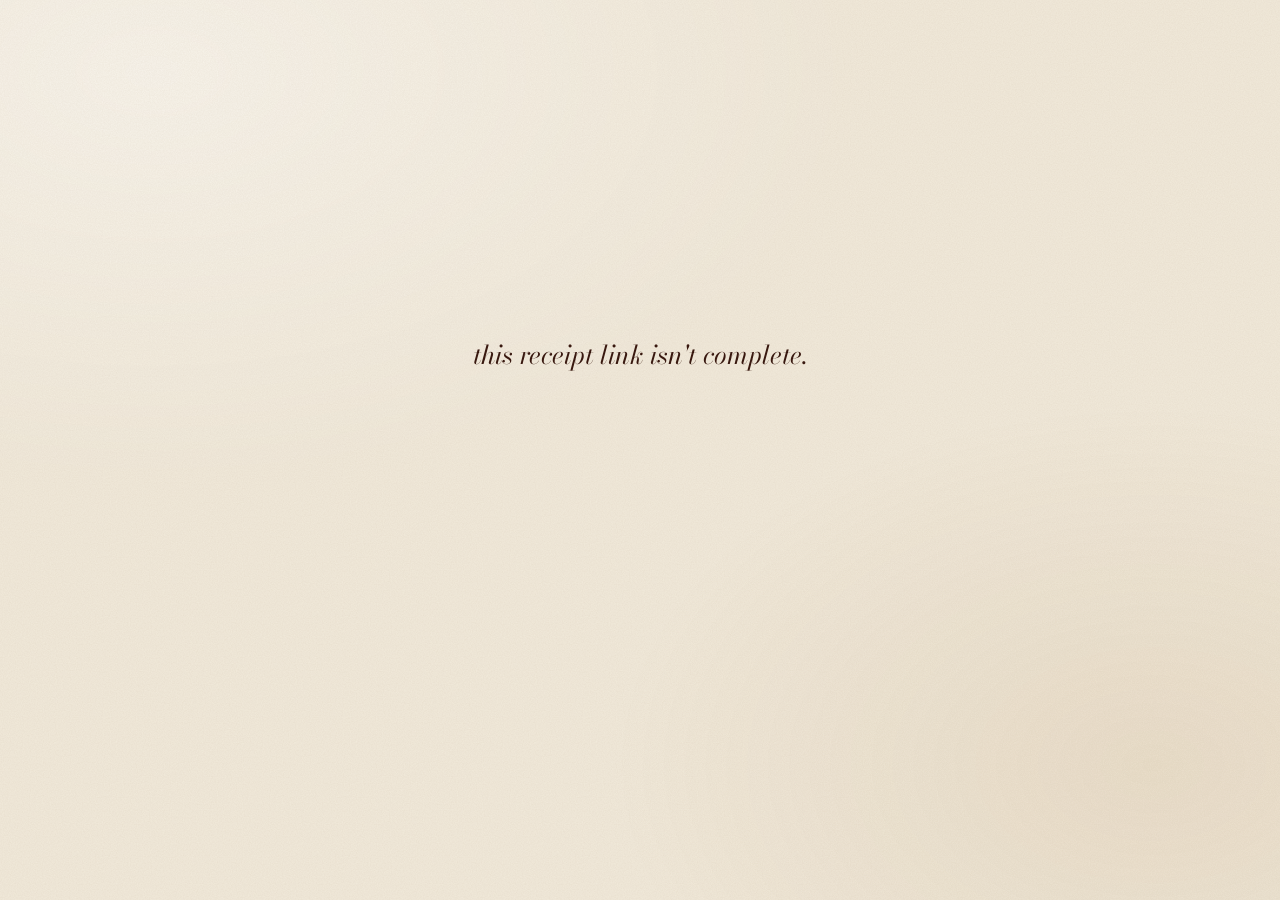
<file: order/receipt.html>
<!doctype html>
<html lang="en">
<head>
<meta charset="utf-8">
<meta name="viewport" content="width=device-width, initial-scale=1, viewport-fit=cover">
<meta name="robots" content="noindex">
<meta name="theme-color" content="#F1EADB">
<link rel="icon" href="/assets/img/bean.png" type="image/png">
<link rel="preconnect" href="https://fonts.googleapis.com">
<link rel="preconnect" href="https://fonts.gstatic.com" crossorigin>
<link href="https://fonts.googleapis.com/css2?family=Archivo+Narrow:wght@600;700&family=Bodoni+Moda:ital,opsz,wght@1,6..96,400;1,6..96,500;1,6..96,700&family=Newsreader:ital,opsz,wght@0,6..72,400;0,6..72,500;1,6..72,400&display=swap" rel="stylesheet">
<link rel="stylesheet" href="/assets/style.css">
<title>receipt — 0866°</title>
<meta name="description" content="your receipt from 0866°, vijayawada.">
<style>
button { text-transform: inherit; }
main { padding: clamp(28px, 6vw, 64px) 0 70px; }
.r-wrap { max-width: 460px; margin: 0 auto; padding: 0 20px; }
.r-paper { position: relative; background: #FFFCF6; color: var(--ink); padding: 34px 28px 30px; box-shadow: 0 30px 60px -34px rgba(57,24,15,.6);
  /* torn edges, top and bottom */
  --t: 10px;
  -webkit-mask: conic-gradient(from 135deg at top, #0000, #000 1deg 89deg, #0000 90deg) top / calc(var(--t) * 2) var(--t) repeat-x,
                conic-gradient(from -45deg at bottom, #0000, #000 1deg 89deg, #0000 90deg) bottom / calc(var(--t) * 2) var(--t) repeat-x,
                linear-gradient(#000 0 0) center / 100% calc(100% - var(--t) * 2) no-repeat;
          mask: conic-gradient(from 135deg at top, #0000, #000 1deg 89deg, #0000 90deg) top / calc(var(--t) * 2) var(--t) repeat-x,
                conic-gradient(from -45deg at bottom, #0000, #000 1deg 89deg, #0000 90deg) bottom / calc(var(--t) * 2) var(--t) repeat-x,
                linear-gradient(#000 0 0) center / 100% calc(100% - var(--t) * 2) no-repeat; }
.r-logo { width: 170px; margin: 6px auto 4px; }
.r-addr { text-align: center; font-size: 14px; color: var(--ink-soft); line-height: 1.45; margin: 0; }
.r-cut { border: 0; border-top: 1.5px dashed rgba(57,24,15,.35); margin: 20px 0; }
.r-k { font-family: var(--board); font-weight: 700; font-size: 11.5px; letter-spacing: .16em; text-transform: uppercase; color: var(--ink-soft); }
.r-title { text-align: center; font-family: var(--display); font-style: italic; font-size: 40px; line-height: 1; margin: 2px 0 6px; }
.r-meta { display: grid; grid-template-columns: auto 1fr; gap: 6px 16px; font-size: 15.5px; margin: 0; }
.r-meta dt { color: var(--ink-soft); }
.r-meta dd { margin: 0; text-align: right; font-family: var(--board); font-weight: 700; letter-spacing: .03em; text-transform: none; }
.r-items { list-style: none; margin: 0; padding: 0; }
.r-items li { display: grid; grid-template-columns: 1fr auto; gap: 2px 12px; padding: 8px 0; }
.r-items .n { font-size: 17px; }
.r-items .q { grid-column: 1; font-family: var(--board); font-weight: 700; font-size: 13px; letter-spacing: .04em; color: var(--ink-soft); text-transform: none; }
.r-items .a { grid-row: 1 / span 2; grid-column: 2; align-self: center; font-family: var(--board); font-weight: 700; font-size: 17px; }
.r-sz { text-transform: uppercase; font-family: var(--board); font-weight: 700; font-size: .85em; letter-spacing: .06em; }
.r-total { display: flex; justify-content: space-between; align-items: baseline; }
.r-total span:last-child { font-family: var(--display); font-style: italic; font-size: 46px; line-height: 1; }
.r-stampwrap { text-align: center; margin: 6px 0 4px; }
.r-stamp { display: inline-block; transform: rotate(-6deg); border: 3px solid currentColor; border-radius: 10px; padding: 6px 14px 4px; font-family: var(--board); font-weight: 700; font-size: 26px; letter-spacing: .14em; text-transform: uppercase; opacity: .85; }
.r-stamp.paid { color: #2F7A3E; }
.r-stamp.unpaid { color: var(--tangerine); font-size: 16px; }
.r-stamp.cancelled { color: var(--red); }
.r-note { text-align: center; font-family: var(--display); font-style: italic; font-size: 19px; line-height: 1.35; margin: 4px 0 0; }
.r-small { text-align: center; font-size: 13px; color: var(--ink-soft); margin: 14px 0 0; line-height: 1.5; }
.barcode { height: 46px; margin: 18px 10px 0; }
.r-actions { display: flex; flex-wrap: wrap; gap: 10px; justify-content: center; margin-top: 26px; }
.r-msg { text-align: center; font-family: var(--display); font-style: italic; font-size: 26px; margin-top: 30vh; }
@media print {
  body::before, body::after, .r-actions, .no-print { display: none !important; }
  body { background: #fff; }
  main { padding: 0; }
  .r-paper { box-shadow: none; -webkit-mask: none; mask: none; }
}
</style>
</head>
<body>
<main>
  <div class="r-wrap" id="box"><p class="r-msg">finding your receipt…</p></div>
</main>
<script>
const SB_DIRECT = "https://bzdgzfepkgwizvhpvuwe.supabase.co";
const SB = "/sb";   // database calls go through 0866.in, because some indian internet providers block supabase.co
const KEY = "eyJhbGciOiJIUzI1NiIsInR5cCI6IkpXVCJ9.eyJpc3MiOiJzdXBhYmFzZSIsInJlZiI6ImJ6ZGd6ZmVwa2d3aXp2aHB2dXdlIiwicm9sZSI6ImFub24iLCJpYXQiOjE3OTI0MjYzMjYsImV4cCI6MjEwODAwMjMyNn0.e-LJedk3DSsBL6IiqaGtCgqgXMJWrK_BATcDvTlUjOo";
const $ = s => document.querySelector(s);
const esc = s => String(s ?? "").replace(/[&<>"']/g, c => ({"&":"&amp;","<":"&lt;",">":"&gt;",'"':"&quot;","'":"&#39;"}[c]));
const rs = n => "₹" + Number(n).toLocaleString("en-IN");
const pad = n => String(n).padStart(2, "0");
const ist = ts => new Date(ts).toLocaleString("en-IN", { timeZone: "Asia/Kolkata", day: "numeric", month: "short", year: "numeric", hour: "numeric", minute: "2-digit" }).toLowerCase();
const id = new URLSearchParams(location.search).get("id") || "";
let last = "";

async function load(){
  if (!/^[0-9a-f-]{36}$/.test(id)) { $("#box").innerHTML = `<p class="r-msg">this receipt link isn't complete.</p>`; return; }
  try {
    const r = await fetch(`${SB}/rest/v1/rpc/get_order`, { method: "POST", headers: { apikey: KEY, Authorization: "Bearer " + KEY, "Content-Type": "application/json" }, body: JSON.stringify({ p_id: id }) });
    const o = await r.json();
    if (!r.ok || !o) { $("#box").innerHTML = `<p class="r-msg">we couldn't find that receipt.</p>`; return; }
    const key = o.status + o.payment_status;
    if (key !== last) { last = key; render(o); }
  } catch { if (!last) $("#box").innerHTML = `<p class="r-msg">couldn't load. check your connection and refresh.</p>`; }
}
function render(o){
  const paid = o.payment_status === "paid", cancelled = o.status === "cancelled";
  document.title = `receipt ${o.receipt_no || ""} — 0866°`;
  $("#box").innerHTML = `
    <article class="r-paper">
      <img class="r-logo" src="/assets/img/logo.png" alt="0866°" width="673" height="284">
      <p class="r-addr">brindavan colony, sri ram nagar<br>off benz circle, vijayawada<br>99088 09323 · 0866.in</p>
      <hr class="r-cut">
      <div class="r-k" style="text-align:center">receipt</div>
      <p class="r-title">order ${pad(o.order_no)}</p>
      <div class="r-stampwrap">${cancelled ? `<span class="r-stamp cancelled">cancelled</span>` : paid ? `<span class="r-stamp paid">paid</span>` : `<span class="r-stamp unpaid">awaiting payment</span>`}</div>
      <dl class="r-meta" style="margin-top:14px">
        <dt>receipt no.</dt><dd>${esc(o.receipt_no || "")}</dd>
        <dt>ordered</dt><dd>${ist(o.created_at)}</dd>
        <dt>name</dt><dd>${esc(o.customer_name)}</dd>
      </dl>
      <hr class="r-cut">
      <ul class="r-items">${o.items.map(i => `
        <li><span class="n">${esc(i.name)}${i.size ? ` · <span class="r-sz">${esc(i.size)}</span>` : ""}${(i.addons || []).map(x => `<br><small style="color:var(--ink-soft)">+ ${esc(x)}</small>`).join("")}${(i.options || []).map(x => `<br><small style="color:var(--ink-soft)">${esc(x)}</small>`).join("")}</span>
          <span class="q">${i.qty} × ${rs(i.price)}</span><span class="a">${rs(i.price * i.qty)}</span></li>`).join("")}</ul>
      <hr class="r-cut">
      <div class="r-total"><span class="r-k">total</span><span>${rs(o.total)}</span></div>
      <dl class="r-meta" style="margin-top:16px">
        <dt>payment</dt><dd>${o.payment_method === "upi" ? "UPI" : "cash"}</dd>
        <dt>status</dt><dd>${cancelled ? "cancelled" : paid ? "paid" : "awaiting payment"}</dd>
        ${paid && o.paid_at ? `<dt>paid</dt><dd>${ist(o.paid_at)}</dd>` : ""}
        ${o.utr ? `<dt>upi ref.</dt><dd>${esc(o.utr)}</dd>` : ""}
      </dl>
      <hr class="r-cut">
      <p class="r-note">${cancelled ? "this order was cancelled." : "thank you for coming in. see you tomorrow."}</p>
      <div class="barcode" aria-hidden="true"></div>
      <p class="r-small">zero eight double six · coffee, mostly cold.${paid ? "" : "<br>this receipt updates on its own once payment is confirmed."}</p>
    </article>
    <div class="r-actions">
      <button class="btn" onclick="print()">save as pdf</button>
      ${navigator.share ? `<button class="btn ghost" onclick="navigator.share({ title: 'my 0866° receipt', url: location.href }).catch(() => {})">share</button>` : ""}
      <a class="btn ghost" href="/order/">order again</a>
    </div>`;
}
load(); setInterval(() => { if (!document.hidden && last.indexOf("paid") < 0 && last.indexOf("cancelled") < 0) load(); }, 8000);
</script>
</body>
</html>
</file>
<file: assets/style.css>
/* 0866° — shared styles */
:root {
  --paper: #F1EADB;
  --paper-deep: #E6DCC7;
  --ink: #39180F;          /* logo colour */
  --ink-soft: #6B4A3E;
  --red: #6E1A14;          /* menu red: pops only */
  --red-deep: #561410;
  --bronze: #A8783A;
  --bronze-soft: #C9A574;
  --tile: #F4EEE2;
  --display: "Bodoni Moda", "Didot", "Bodoni 72", Georgia, serif;
  --text: "Newsreader", Georgia, "Times New Roman", serif;
  --board: "Archivo Narrow", "Arial Narrow", "Helvetica Neue", Arial, sans-serif;
  --wrap: 1180px;
  --gutter: clamp(20px, 5vw, 64px);
}

*, *::before, *::after { box-sizing: border-box; }
html { -webkit-text-size-adjust: 100%; scroll-behavior: smooth; }
@media (prefers-reduced-motion: reduce) { html { scroll-behavior: auto; } }

body {
  margin: 0;
  color: var(--ink);
  background-color: var(--paper);
  font-family: var(--text);
  font-size: clamp(17px, 1.1vw + 12px, 20px);
  line-height: 1.6;
  text-transform: lowercase;
}
/* paper grain */
body::before {
  content: "";
  position: fixed; inset: 0;
  pointer-events: none;
  z-index: 60;
  opacity: .5;
  mix-blend-mode: multiply;
  background-image: url("data:image/svg+xml,%3Csvg xmlns='http://www.w3.org/2000/svg' width='240' height='240'%3E%3Cfilter id='n'%3E%3CfeTurbulence type='fractalNoise' baseFrequency='.85' numOctaves='3' stitchTiles='stitch'/%3E%3CfeColorMatrix values='0 0 0 0 .45 0 0 0 0 .33 0 0 0 0 .22 0 0 0 .22 0'/%3E%3C/filter%3E%3Crect width='100%25' height='100%25' filter='url(%23n)'/%3E%3C/svg%3E");
}
body::after { /* soft uneven fibres */
  content: "";
  position: fixed; inset: 0; pointer-events: none; z-index: -1;
  background:
    radial-gradient(1200px 700px at 12% 8%, rgba(255,255,255,.45), transparent 60%),
    radial-gradient(900px 600px at 90% 85%, rgba(168,120,58,.10), transparent 60%);
}

img, video { max-width: 100%; display: block; }
a { color: inherit; text-decoration-thickness: 1px; text-underline-offset: .2em; }
a:hover { color: var(--red); }
:focus-visible { outline: 2px solid var(--red); outline-offset: 3px; border-radius: 2px; }
::selection { background: var(--ink); color: var(--paper); }

.wrap { width: 100%; max-width: var(--wrap); margin: 0 auto; padding: 0 var(--gutter); }
.measure { max-width: 34em; }
.upper { text-transform: uppercase; }

h1, h2, h3 {
  font-family: var(--display);
  font-style: italic;
  font-weight: 500;
  line-height: 1.02;
  letter-spacing: -.01em;
  margin: 0 0 .4em;
}
h1 { font-size: clamp(48px, 8vw, 120px); }
h2 { font-size: clamp(36px, 5vw, 72px); }
h3 { font-size: clamp(24px, 2.4vw, 34px); }
p { margin: 0 0 1em; }
.lede { font-size: clamp(20px, 1.6vw + 12px, 28px); line-height: 1.45; }
.quiet { color: var(--ink-soft); }
.small { font-size: .85em; }

/* ── header ───────────────────────────────────────────── */
.site-header {
  position: sticky; top: 0; z-index: 40;
  background: color-mix(in srgb, var(--paper) 88%, transparent);
  backdrop-filter: blur(8px);
  -webkit-backdrop-filter: blur(8px);
  border-bottom: 1px solid rgba(57,24,15,.12);
}
.site-header .wrap { display: flex; align-items: center; justify-content: space-between; height: 68px; gap: 24px; }
.brand img { height: 30px; width: auto; }
.nav { display: flex; gap: clamp(14px, 1.8vw, 28px); font-size: 16px; }
.nav a { text-decoration: none; padding: 6px 0; position: relative; }
.nav a[aria-current="page"]::after {
  content: ""; position: absolute; left: 50%; bottom: -4px; width: 6px; height: 6px;
  transform: translateX(-50%) rotate(45deg); background: var(--red);
}
.menu-toggle { display: none; background: none; border: 0; color: inherit; font: inherit; font-size: 16px; padding: 8px 0; }
@media (max-width: 860px) {
  .menu-toggle { display: block; }
  .nav {
    position: fixed; inset: 68px 0 auto 0; flex-direction: column; gap: 0;
    background: var(--paper); border-bottom: 1px solid rgba(57,24,15,.15);
    padding: 8px var(--gutter) 24px; font-size: 26px; font-family: var(--display); font-style: italic;
    transform: translateY(-8px); opacity: 0; visibility: hidden; transition: .2s ease;
  }
  .nav a { padding: 10px 0; border-bottom: 1px solid rgba(57,24,15,.08); }
  .nav a[aria-current="page"]::after { left: auto; right: 0; bottom: 50%; transform: translateY(50%) rotate(45deg); }
  .nav.open { transform: none; opacity: 1; visibility: visible; }
}

/* ── sections ─────────────────────────────────────────── */
section { padding: clamp(72px, 10vw, 140px) 0; }
.rule { border: 0; border-top: 1px solid var(--bronze-soft); margin: 0; }
.page-head { padding: clamp(56px, 8vw, 110px) 0 clamp(24px, 4vw, 48px); }
.page-head p { max-width: 30em; }

.btn {
  display: inline-flex; align-items: center; gap: .6em;
  font: inherit; font-size: 17px; text-decoration: none; cursor: pointer;
  padding: .75em 1.4em; border-radius: 999px;
  background: var(--ink); color: var(--paper); border: 1px solid var(--ink);
  transition: background .15s, color .15s;
}
.btn:hover { background: var(--red); border-color: var(--red); color: var(--paper); }
.btn.ghost { background: transparent; color: var(--ink); }
.btn.ghost:hover { background: var(--ink); color: var(--paper); }
.btn-row { display: flex; flex-wrap: wrap; gap: 12px; }
.textlink { text-decoration: underline; }

/* photo placeholders — swap for <img> when photos exist */
.photo {
  position: relative; overflow: hidden;
  background:
    repeating-linear-gradient(135deg, transparent 0 14px, rgba(57,24,15,.05) 14px 15px),
    var(--paper-deep);
  border: 1px solid rgba(57,24,15,.15);
  display: grid; place-items: center;
  color: var(--ink-soft); font-style: italic; font-size: 15px;
  min-height: 220px;
}
.photo img { width: 100%; height: 100%; object-fit: cover; position: absolute; inset: 0; }

/* ── split-flap board ─────────────────────────────────── */
.board {
  container-type: inline-size;
  --u: 34; --tmin: 19px; --tmax: 40px;
  background: var(--red);
  border: 3px solid var(--bronze);
  border-radius: 10px;
  padding: clamp(16px, 2.5vw, 30px);
  box-shadow: 0 0 0 8px #1f0d08, 0 30px 60px -30px rgba(57,24,15,.6);
  color: var(--tile);
  text-transform: uppercase;
}
.board-top { display: flex; justify-content: space-between; align-items: baseline; gap: 16px; margin-bottom: 14px; }
.board-title { font-family: var(--display); font-style: italic; text-transform: lowercase; font-size: clamp(22px, 2.2vw, 30px); }
.board-row, .board-cols { --t: clamp(var(--tmin), calc(100cqi / var(--u)), var(--tmax)); }
.board-cols { display: flex; gap: calc(var(--t) * .6); font-family: var(--board); font-weight: 700; letter-spacing: .08em; font-size: 13px; color: var(--bronze-soft); margin-bottom: 8px; }
.board-cols span { flex: none; width: calc(var(--t) * 1.12 * var(--n) - var(--t) * .12); }
.board-row { display: flex; flex-wrap: wrap; gap: 6px calc(var(--t) * .6); padding: 6px 0; }
.board-row + .board-row { border-top: 1px dashed rgba(201,165,116,.35); }
.seg { display: flex; gap: calc(var(--t) * .12); }
.tile {
  width: var(--t); height: calc(var(--t) * 1.3);
  border-radius: 3px;
  display: grid; place-items: center;
  font-family: var(--board); font-weight: 700; font-size: calc(var(--t) * .72);
  line-height: 1; position: relative;
  background: var(--tile); color: var(--red);
  box-shadow: inset 0 -2px 0 rgba(0,0,0,.12);
}
.tile::after { content: ""; position: absolute; left: 0; right: 0; top: 50%; height: 1px; background: rgba(86,20,16,.25); }
.tile.empty { background: transparent; box-shadow: inset 0 0 0 1px rgba(201,165,116,.28); color: transparent; }
.tile.flip { animation: flap .09s ease-in; }
@keyframes flap { 0% { transform: scaleY(1); } 50% { transform: scaleY(.15); } 100% { transform: scaleY(1); } }
.board-row.clickable { cursor: pointer; border-radius: 4px; }
.board-row.clickable:hover .tile:not(.empty) { background: #fff; }
.board-row.active .tile:not(.empty) { background: var(--bronze-soft); color: var(--red-deep); }
.board-foot { margin-top: 14px; font-family: var(--display); font-style: italic; text-transform: lowercase; font-size: 16px; color: var(--bronze-soft); }
@media (max-width: 720px) {
  .board-cols { display: none; }
  .board-row { padding: 10px 0; }
  .seg.status .tile { width: 17px; height: 22px; font-size: 12px; }
}

/* ── loader ───────────────────────────────────────────── */
.loader {
  position: fixed; inset: 0; z-index: 100;
  background: var(--paper);
  display: grid; place-items: center;
  transition: opacity .5s ease, visibility .5s;
}
.loader.done { opacity: 0; visibility: hidden; }
.loader-shapes { width: 96px; height: 96px; color: var(--ink); }
.loader-shapes path { transition: d .45s cubic-bezier(.7,0,.3,1); }
.loader-word { font-family: var(--board); font-weight: 700; letter-spacing: .1em; margin-top: 18px; text-align: center; font-size: 14px; color: var(--ink-soft); text-transform: uppercase; }

/* ── cursor ───────────────────────────────────────────── */
.cursor { position: fixed; left: 0; top: 0; z-index: 90; pointer-events: none; width: 26px; height: 26px; margin: -13px 0 0 -13px; color: var(--ink); transition: color .2s; }
.cursor svg { width: 100%; height: 100%; transition: transform .25s cubic-bezier(.3,1.5,.5,1); }
.cursor path { transition: d .25s ease; }
.cursor.hover { color: var(--red); }
.cursor.hover svg { transform: scale(1.5) rotate(20deg); }
@media (hover: hover) and (pointer: fine) {
  body.has-cursor, body.has-cursor a, body.has-cursor button, body.has-cursor .clickable { cursor: none; }
  body.has-cursor input, body.has-cursor textarea { cursor: text; }
}

/* ── forms ────────────────────────────────────────────── */
.form { display: grid; gap: 16px; max-width: 560px; }
.field label { display: block; font-size: 15px; color: var(--ink-soft); margin-bottom: 4px; }
.field input, .field textarea, .field select {
  width: 100%; font: inherit; font-size: 18px; color: var(--ink);
  background: rgba(255,255,255,.35); border: 0; border-bottom: 1.5px solid var(--ink);
  padding: 10px 2px; border-radius: 0; text-transform: none;
}
.field textarea { min-height: 110px; resize: vertical; }
.field input:focus, .field textarea:focus { outline: none; border-bottom-color: var(--red); background: rgba(255,255,255,.6); }
.hp { position: absolute; left: -9999px; }
.form-status { font-style: italic; min-height: 1.6em; }
.choice { display: flex; gap: 10px; flex-wrap: wrap; }
.choice label { cursor: pointer; position: relative; }
.choice input { position: absolute; opacity: 0; left: 0; top: 0; width: 1px; height: 1px; margin: 0; }
.choice span { display: inline-block; padding: .4em 1em; border: 1px solid var(--ink); border-radius: 999px; font-size: 16px; }
.choice input:checked + span { background: var(--ink); color: var(--paper); }
.choice input:focus-visible + span { outline: 2px solid var(--red); outline-offset: 2px; }

/* ── footer ───────────────────────────────────────────── */
.site-footer { background: var(--ink); color: var(--paper); padding: clamp(56px, 8vw, 96px) 0 32px; position: relative; z-index: 1; }
.site-footer a:hover { color: var(--bronze-soft); }
.foot-grid { display: grid; grid-template-columns: 1.4fr 1fr 1fr; gap: 40px; }
.foot-grid h3 { color: var(--paper); }
.foot-news .field input { color: var(--paper); border-bottom-color: var(--paper); background: rgba(255,255,255,.06); }
.foot-news .field label { color: var(--bronze-soft); }
.foot-news .btn { background: var(--paper); color: var(--ink); border-color: var(--paper); }
.foot-news .btn:hover { background: var(--bronze-soft); border-color: var(--bronze-soft); }
.foot-list { list-style: none; padding: 0; margin: 0; display: grid; gap: 6px; }
.foot-base { display: flex; justify-content: space-between; align-items: end; gap: 20px; margin-top: 64px; padding-top: 24px; border-top: 1px solid rgba(241,234,219,.2); font-size: 15px; color: var(--bronze-soft); }
.foot-base img { height: 40px; width: auto; }
@media (max-width: 860px) { .foot-grid { grid-template-columns: 1fr; } }

/* ── home ─────────────────────────────────────────────── */
.hero-scroll { height: 100vh; height: 100svh; position: relative; padding: 0; }
.hero-scroll.scrubbing { height: 260vh; }
.hero-stage { position: sticky; top: 0; height: 100vh; height: 100svh; overflow: hidden; display: grid; place-items: center; }
.hero-stage video { position: absolute; inset: 0; width: 100%; height: 100%; object-fit: cover; }
.hero-stage.has-video::after { content: ""; position: absolute; inset: 0; background: linear-gradient(to top, rgba(57,24,15,.55), transparent 50%); }
.hero-mark { position: relative; z-index: 2; text-align: center; padding: 0 var(--gutter); }
.hero-mark img { width: min(78vw, 760px); margin: 0 auto; }
.hero-line { font-family: var(--display); font-style: italic; font-size: clamp(22px, 2.6vw, 36px); margin-top: 18px; }
.hero-stage.has-video .hero-line { color: var(--paper); }
.hero-hint { position: absolute; bottom: 28px; left: 50%; transform: translateX(-50%); z-index: 2; font-size: 14px; color: var(--ink-soft); }
.hero-hint::after { content: ""; display: block; width: 1px; height: 34px; background: currentColor; margin: 8px auto 0; animation: drip 1.8s ease-in-out infinite; transform-origin: top; }
@keyframes drip { 0%,100% { transform: scaleY(.2); } 50% { transform: scaleY(1); } }
.hero-video-note { position: absolute; bottom: 22px; right: 22px; font-size: 13px; color: var(--ink-soft); font-style: italic; z-index: 2; }

.say { font-family: var(--display); font-style: italic; font-size: clamp(40px, 7vw, 104px); line-height: 1; margin: 0 0 .35em; }
.split { display: grid; grid-template-columns: 1fr 1fr; gap: clamp(32px, 6vw, 96px); align-items: end; }
@media (max-width: 860px) { .split { grid-template-columns: 1fr; } }
.photo-strip { display: grid; grid-template-columns: 1.3fr 1fr 1fr; gap: 16px; }
.photo-strip .photo:first-child { grid-row: span 2; min-height: 520px; }
.photo-strip .photo { min-height: 250px; }
@media (max-width: 720px) { .photo-strip { grid-template-columns: 1fr 1fr; } .photo-strip .photo:first-child { grid-column: span 2; grid-row: auto; min-height: 320px; } .photo-strip .photo { min-height: 180px; } }

.band-red { background: var(--red); color: var(--paper); position: relative; z-index: 1; }
.band-red a:hover { color: var(--bronze-soft); }
.band-red .btn { background: var(--paper); color: var(--red); border-color: var(--paper); }
.band-red .btn:hover { background: var(--bronze-soft); border-color: var(--bronze-soft); color: var(--red-deep); }

/* ── arrivals ─────────────────────────────────────────── */
.bean-detail { display: grid; grid-template-columns: 1fr 1.2fr; gap: clamp(28px, 5vw, 72px); margin-top: 48px; align-items: start; }
@media (max-width: 860px) { .bean-detail { grid-template-columns: 1fr; } }
.facts { display: grid; grid-template-columns: auto 1fr; gap: 8px 24px; margin: 0; }
.facts dt { color: var(--ink-soft); }
.facts dd { margin: 0; }
.note { font-family: var(--display); font-style: italic; font-size: clamp(22px, 2vw, 30px); line-height: 1.35; border-left: 2px solid var(--red); padding-left: 24px; }
.note-sign { display: block; margin-top: 14px; font-family: var(--text); font-style: normal; font-size: 15px; color: var(--ink-soft); }
.bean-tabs { display: flex; gap: 8px; flex-wrap: wrap; margin-top: 20px; }

.flip-name .board { --u: 13.6; --tmin: 16px; --tmax: 52px; max-width: 720px; }
.board.mini { --u: 24.6; --tmin: 11px; --tmax: 26px; }
.name-input { font: inherit; font-size: 22px; text-transform: uppercase; letter-spacing: .06em; }

/* ── tap pass ─────────────────────────────────────────── */
.pass-card {
  aspect-ratio: 1.586; width: min(100%, 460px);
  background: var(--ink); color: var(--paper); border-radius: 16px;
  padding: clamp(20px, 4vw, 32px); display: flex; flex-direction: column; justify-content: space-between;
  box-shadow: 0 30px 60px -28px rgba(57,24,15,.7);
  transform: rotate(-4deg); transition: transform .4s cubic-bezier(.3,1.4,.5,1);
  position: relative; overflow: hidden;
}
.pass-card:hover { transform: rotate(0) translateY(-6px); }
.pass-card::before { content: ""; position: absolute; inset: 10px; border: 1px solid rgba(201,165,116,.4); border-radius: 10px; pointer-events: none; }
.pass-card img { height: 36px; width: auto; }
.pass-card .row { display: flex; justify-content: space-between; align-items: end; font-size: 14px; color: var(--bronze-soft); }
.pass-dots { display: grid; grid-template-columns: repeat(10, 1fr); gap: 6px; margin: 10px 0; }
.pass-dots i { aspect-ratio: 1; border: 1px solid rgba(201,165,116,.6); border-radius: 50%; }
.pass-dots i.on { background: var(--bronze-soft); border-color: var(--bronze-soft); }
.price { font-family: var(--display); font-style: italic; font-size: clamp(64px, 11vw, 150px); line-height: .9; }
.cols-2 { display: grid; grid-template-columns: 1fr 1fr; gap: 40px; }
@media (max-width: 720px) { .cols-2 { grid-template-columns: 1fr; } }
.list-plain { list-style: none; padding: 0; margin: 0; }
.list-plain li { padding: 12px 0; border-bottom: 1px solid rgba(57,24,15,.14); }

/* ── the number ───────────────────────────────────────── */
.dial { font-family: var(--display); font-style: italic; font-size: clamp(90px, 20vw, 280px); line-height: .85; letter-spacing: -.02em; }
.std-board .board { --u: 13.6; --tmin: 16px; --tmax: 46px; max-width: 640px; }
.pin-input { font-size: 26px !important; letter-spacing: .2em; max-width: 220px; }

/* ── franchise ────────────────────────────────────────── */
.gets { display: grid; grid-template-columns: repeat(3, 1fr); gap: 0; border-top: 1px solid var(--bronze-soft); }
.gets div { padding: 24px 24px 24px 0; border-bottom: 1px solid var(--bronze-soft); }
@media (max-width: 860px) { .gets { grid-template-columns: 1fr 1fr; } }
@media (max-width: 520px) { .gets { grid-template-columns: 1fr; } }

/* ── visit ────────────────────────────────────────────── */
.map-frame { width: 100%; aspect-ratio: 4/3; border: 1px solid rgba(57,24,15,.2); filter: sepia(.35) saturate(.8); }

/* ── menu ─────────────────────────────────────────────── */
.menu-sheets { display: grid; gap: 32px; }
.menu-sheets img { width: 100%; border: 1px solid rgba(57,24,15,.15); box-shadow: 0 20px 50px -30px rgba(57,24,15,.5); }

.reveal-none {}
@media (prefers-reduced-motion: reduce) {
  .tile.flip, .hero-hint::after { animation: none; }
  .pass-card, .loader { transition: none; }
}

/* fixes */
.band-red .btn.ghost { background: transparent; color: var(--paper); border-color: var(--paper); }
.band-red .btn.ghost:hover { background: var(--paper); color: var(--red); }
.band-red .field input, .band-red .field textarea { background: rgba(255,255,255,.07); color: var(--paper); border-bottom-color: var(--paper); }
.band-red .field label { color: var(--bronze-soft); }
.pass-card img { align-self: flex-start; height: 34px; width: auto; }
.pass-dots { grid-template-columns: repeat(15, 1fr); gap: 5px; }

/* ═══ v2: colour pops, ticker, stamps, reveals, boarding pass ═══ */
:root {
  --tangerine: #D9732B;
  --caramel: #B8813F;
  --monsoon: #2F4A66;      /* the navy of the facade */
  --mango: #E2B33C;
}
.pop-tangerine { --pop: var(--tangerine); }
.pop-caramel { --pop: var(--caramel); }
.pop-monsoon { --pop: var(--monsoon); }
.pop-mango { --pop: var(--mango); }
.pop-red { --pop: var(--red); }
.pop-bronze { --pop: var(--bronze); }

/* open / closed pill */
.open-pill { display: inline-flex; align-items: center; gap: 8px; font-size: 13px; padding: 4px 12px; border: 1px solid rgba(57,24,15,.25); border-radius: 999px; white-space: nowrap; }
.open-pill i { width: 7px; height: 7px; border-radius: 50%; background: var(--ink-soft); }
.open-pill.open i { background: #3E8E4E; box-shadow: 0 0 0 0 rgba(62,142,78,.5); animation: pulse 2s infinite; }
@keyframes pulse { 70% { box-shadow: 0 0 0 7px rgba(62,142,78,0); } 100% { box-shadow: 0 0 0 0 rgba(62,142,78,0); } }
.site-header .wrap { gap: 16px; }
.header-right { display: flex; align-items: center; gap: 24px; }
@media (max-width: 1000px) and (min-width: 861px) { .nav { gap: 12px; font-size: 15px; } }
@media (max-width: 480px) { .open-pill span { display: none; } }

/* ticker */
.ticker { background: var(--monsoon); color: var(--paper); overflow: hidden; position: relative; z-index: 1; border-top: 3px solid var(--bronze); border-bottom: 3px solid var(--bronze); }
.ticker-track { display: flex; width: max-content; animation: tick 40s linear infinite; }
.ticker:hover .ticker-track { animation-play-state: paused; }
.ticker span { font-family: var(--board); font-weight: 700; text-transform: uppercase; letter-spacing: .14em; font-size: clamp(13px, 1.2vw, 16px); padding: 14px 0; white-space: nowrap; }
.ticker span b { color: var(--mango); font-weight: 700; margin: 0 1.6em; }
@keyframes tick { to { transform: translateX(-50%); } }

/* spinning stamp badge */
.badge { position: absolute; width: clamp(110px, 13vw, 170px); aspect-ratio: 1; color: var(--ink); z-index: 3; }
.badge svg { width: 100%; height: 100%; animation: spin 22s linear infinite; }
.badge text { font-family: var(--board); font-weight: 700; font-size: 11.5px; letter-spacing: .32em; text-transform: uppercase; fill: currentColor; }
.badge .core { position: absolute; inset: 0; display: grid; place-items: center; }
.badge .core img { width: 30%; }
@keyframes spin { to { transform: rotate(360deg); } }
.hero-badge { right: clamp(16px, 6vw, 90px); bottom: clamp(70px, 12vh, 130px); }
.hero-stage.has-video .badge { color: var(--paper); }

/* reveal on scroll */
.reveal { opacity: 0; transform: translateY(28px); transition: opacity .9s ease, transform .9s cubic-bezier(.2,.7,.2,1); }
.reveal.in { opacity: 1; transform: none; }
.reveal.d1 { transition-delay: .12s; } .reveal.d2 { transition-delay: .24s; } .reveal.d3 { transition-delay: .36s; }

/* bean stamps */
.stamps { display: grid; grid-template-columns: repeat(auto-fit, minmax(210px, 1fr)); gap: clamp(18px, 2.5vw, 32px); margin-top: 48px; }
.stamp {
  position: relative; background: #FFFCF6; color: var(--ink); text-align: left;
  padding: 14px; cursor: pointer; border: 0; font: inherit;
  /* perforated edge: solid middle + a ring of holes around it */
  --r: 5px; --s: 14px;
  padding: 8px;
  -webkit-mask: conic-gradient(#000 0 0) content-box, radial-gradient(circle var(--r), #0000 97%, #000) calc(var(--s) / -2) calc(var(--s) / -2) / var(--s) var(--s) round padding-box;
          mask: conic-gradient(#000 0 0) content-box, radial-gradient(circle var(--r), #0000 97%, #000) calc(var(--s) / -2) calc(var(--s) / -2) / var(--s) var(--s) round padding-box;
  transition: transform .35s cubic-bezier(.3,1.5,.5,1);
}
.stamp:nth-child(odd) { transform: rotate(-1.6deg); }
.stamp:nth-child(even) { transform: rotate(1.4deg); }
.stamp:hover, .stamp[aria-pressed="true"] { transform: rotate(0) translateY(-8px); }
.stamp-inner { border: 1.5px solid var(--pop, var(--red)); padding: 16px; box-sizing: border-box; height: 100%; min-height: 250px; display: flex; flex-direction: column; justify-content: space-between; background: color-mix(in srgb, var(--pop, var(--red)) 16%, #FFFCF6); }
.stamp-top { display: flex; justify-content: space-between; font-family: var(--board); font-weight: 700; font-size: 12px; letter-spacing: .12em; text-transform: uppercase; color: color-mix(in srgb, var(--pop, var(--red)) 70%, var(--ink)); }
.stamp-art { width: 64px; height: 64px; margin: 18px 0; color: var(--pop, var(--red)); }
.stamp-name { font-family: var(--display); font-style: italic; font-size: 26px; line-height: 1.05; }
.stamp-notes { font-size: 14px; color: var(--ink-soft); margin-top: 6px; }
.stamp[aria-pressed="true"] .stamp-inner { background: color-mix(in srgb, var(--pop, var(--red)) 30%, #FFFCF6); }

.bean-detail .note { border-left-color: var(--pop, var(--red)); }
.bean-detail h3 { text-decoration: underline 3px var(--pop, var(--red)); text-underline-offset: 10px; }
.roaster-link { font-size: 15px; margin-top: 18px; display: inline-block; }

/* boarding pass (newsletter) */
.pass {
  display: grid; grid-template-columns: 1fr auto; background: var(--paper); color: var(--ink);
  border-radius: 14px; overflow: hidden; position: relative;
  box-shadow: 0 24px 50px -30px rgba(0,0,0,.6);
}
.pass-main { padding: clamp(20px, 3vw, 32px); }
.pass-stub { width: clamp(90px, 16vw, 150px); border-left: 2px dashed rgba(57,24,15,.3); padding: 20px 16px; display: flex; flex-direction: column; justify-content: space-between; background: var(--mango); position: relative; }
.pass::before, .pass::after { content: ""; position: absolute; width: 26px; height: 26px; border-radius: 50%; background: var(--ink); right: calc(clamp(90px, 16vw, 150px) - 13px); }
.pass::before { top: -13px; } .pass::after { bottom: -13px; }
.pass-label { font-family: var(--board); font-weight: 700; font-size: 11px; letter-spacing: .16em; text-transform: uppercase; color: var(--ink-soft); }
.pass-big { font-family: var(--board); font-weight: 700; font-size: clamp(30px, 4vw, 46px); letter-spacing: .02em; text-transform: uppercase; line-height: 1; }
.pass-row { display: flex; gap: 28px; flex-wrap: wrap; margin: 14px 0 18px; }
.pass .field input { color: var(--ink); border-bottom-color: var(--ink); background: rgba(57,24,15,.04); }
.pass .field label { color: var(--ink-soft); }
.pass .btn { background: var(--ink); color: var(--paper); border-color: var(--ink); }
.pass .btn:hover { background: var(--red); border-color: var(--red); }
.barcode { height: 54px; background: repeating-linear-gradient(90deg, var(--ink) 0 2px, transparent 2px 4px, var(--ink) 4px 7px, transparent 7px 9px, var(--ink) 9px 10px, transparent 10px 13px); }
@media (max-width: 520px) { .pass { grid-template-columns: 1fr; } .pass-stub { width: auto; border-left: 0; border-top: 2px dashed rgba(57,24,15,.3); flex-direction: row; align-items: center; gap: 16px; } .pass::before, .pass::after { display: none; } .barcode { flex: 1; height: 36px; } }
.foot-grid { grid-template-columns: 2.1fr 1fr 1fr; }
.foot-news .field input { color: var(--ink); border-bottom-color: var(--ink); background: rgba(57,24,15,.04); }
.foot-news .field label { color: var(--ink-soft); }

/* home: tower teaser band */
.band-navy { background: var(--monsoon); color: var(--paper); position: relative; z-index: 1; overflow: hidden; }
.band-navy a { color: var(--mango); }
.band-navy .say { color: var(--paper); }
.drip-line { position: absolute; left: 50%; top: 0; width: 2px; height: 100%; background: linear-gradient(var(--bronze), transparent); opacity: .5; }
.drip-dot { position: absolute; left: calc(50% - 5px); width: 10px; height: 14px; border-radius: 50% 50% 50% 50% / 60% 60% 40% 40%; background: var(--mango); animation: dripfall 3.2s cubic-bezier(.5,0,1,1) infinite; }
@keyframes dripfall { 0% { top: -20px; opacity: 0; } 10% { opacity: 1; } 100% { top: 100%; opacity: .2; } }

/* big outlined word */
.outline { font-family: var(--display); font-style: italic; font-size: clamp(90px, 22vw, 340px); line-height: .8; color: transparent; -webkit-text-stroke: 1.5px var(--bronze); white-space: nowrap; }
.outline-wrap { overflow: hidden; padding: clamp(24px, 4vw, 48px) 0; }
.outline-track { display: flex; gap: .3em; width: max-content; will-change: transform; }

@media (prefers-reduced-motion: reduce) {
  .ticker-track, .badge svg, .drip-dot, .open-pill.open i { animation: none; }
  .reveal { opacity: 1; transform: none; transition: none; }
}
@media (max-width: 720px) {
  .stamps { grid-template-columns: 1fr 1fr; gap: 14px; }
  .stamp-inner { min-height: 200px; padding: 12px; }
  .stamp-art { width: 40px; height: 40px; margin: 10px 0; }
  .stamp-name { font-size: 19px; }
  .stamp-notes { font-size: 12.5px; }
  .stamp-top { font-size: 10px; }
}
img { height: auto; }

/* ═══ v3: fun layer ═══ */
.bean-layer { position: fixed; inset: 0; pointer-events: none; z-index: 95; overflow: hidden; }
.bean-p { position: absolute; left: 0; top: 0; margin: -10px 0 0 -8px; will-change: transform; }

.float-field { position: absolute; inset: 0; pointer-events: none; z-index: 1; }
.float-bean { position: absolute; animation: floaty ease-in-out infinite alternate; transition: translate .6s cubic-bezier(.2,.7,.2,1); }
.float-bean svg { transform: rotate(var(--rot)); }
@keyframes floaty { from { transform: translateY(-14px) rotate(-12deg); } to { transform: translateY(16px) rotate(14deg); } }
.hero-stage.has-video .float-field { display: none; }
#heroLogo { cursor: pointer; transition: transform .3s; }
#heroLogo:hover { transform: rotate(-2deg) scale(1.02); }
#heroLogo.wobble { animation: wobble .7s cubic-bezier(.3,1.6,.5,1); }
@keyframes wobble { 0% { transform: scale(1); } 25% { transform: rotate(-4deg) scale(1.06); } 50% { transform: rotate(3deg) scale(.97); } 75% { transform: rotate(-1deg) scale(1.02); } 100% { transform: none; } }

.scroll-cup { position: fixed; right: 18px; bottom: 18px; z-index: 80; width: 58px; height: 62px; padding: 0; border: 0; background: none; cursor: pointer; opacity: 0; transform: translateY(20px) scale(.8); transition: opacity .3s, transform .4s cubic-bezier(.3,1.6,.5,1); }
.scroll-cup.show { opacity: 1; transform: none; }
.scroll-cup:hover { transform: rotate(-8deg) scale(1.08); }
.scroll-cup svg { width: 100%; height: 100%; overflow: visible; filter: drop-shadow(0 6px 10px rgba(57,24,15,.25)); }
.scroll-cup .coffee, .scroll-cup .crema { transition: y .25s ease-out; }
.scroll-cup .steam { opacity: 0; transition: opacity .4s; }
.scroll-cup.full .steam { opacity: 1; }
.scroll-cup.full .steam path { animation: steam 1.6s ease-in-out infinite; }
.scroll-cup.full .steam path:nth-child(2) { animation-delay: .3s; } .scroll-cup.full .steam path:nth-child(3) { animation-delay: .6s; }
@keyframes steam { 0% { transform: translateY(4px); opacity: 0; } 50% { opacity: 1; } 100% { transform: translateY(-6px); opacity: 0; } }

.words .w { display: inline-block; overflow: hidden; vertical-align: top; padding-bottom: .08em; margin-bottom: -.08em; }
.words .w > span { display: inline-block; transform: translateY(105%) rotate(6deg); transition: transform .8s cubic-bezier(.2,.8,.2,1); transition-delay: calc(var(--i) * 70ms); }
.words.words-in .w > span { transform: none; }

.btn { transition: background .15s, color .15s, translate .25s cubic-bezier(.3,1.6,.5,1); }
.btn:hover { animation: none; }

.roll-rule { position: relative; height: 26px; margin: 0 var(--gutter); border-bottom: 1px solid var(--bronze-soft); }
.roll-bean { position: absolute; left: 0; bottom: 1px; width: 18px; height: 24px; display: block; }

.stamp:hover .stamp-art { animation: jiggle .5s ease; }
@keyframes jiggle { 25% { transform: rotate(-10deg) scale(1.1); } 50% { transform: rotate(8deg); } 75% { transform: rotate(-4deg); } }
.board-row.clickable:hover .tile:not(.empty) { animation: nudge .3s ease; }
@keyframes nudge { 50% { transform: translateY(-3px); } }

.bean-count { font-size: 13px; color: var(--bronze-soft); font-style: italic; }
.foot-base { flex-wrap: wrap; }

/* ═══ v4: new home + mobile pass ═══ */
.sr { position: absolute !important; width: 1px; height: 1px; overflow: hidden; clip: rect(0 0 0 0); white-space: nowrap; }
.kicker { font-family: var(--board); font-weight: 700; text-transform: uppercase; letter-spacing: .18em; font-size: 12px; color: var(--red); margin-bottom: 18px; display: inline-flex; align-items: center; gap: 10px; }
.kicker::before { content: ""; width: 22px; height: 1.5px; background: currentColor; }

/* hero: bean logo */
.logo-holder { position: relative; width: min(86vw, 880px); margin: 0 auto; }
.logo-holder img { width: 100%; }
.hero-mark img#heroLogo { width: 100%; }
.bean-logo { position: absolute; left: 0; top: 0; pointer-events: none; }
.beans-ready #heroLogo { opacity: 0; }
.hero-tip { font-size: 13px; color: var(--ink-soft); margin-top: 10px; opacity: 0; transition: opacity 1s 2.5s; font-style: italic; }
.beans-ready .hero-tip { opacity: 1; }
.hero-stage { touch-action: pan-y; }

/* dial */
.dial-sec { position: relative; overflow: hidden; }
.dial-grid { display: grid; grid-template-columns: 1fr 1fr; gap: clamp(32px, 6vw, 96px); align-items: center; }
.dial-box { position: relative; max-width: 460px; width: 100%; justify-self: center; }
.dial-svg { width: 100%; height: auto; overflow: visible; filter: drop-shadow(0 30px 40px rgba(57,24,15,.28)); }
.dial-plate { transform-box: view-box; transform-origin: 160px 160px; }
.dial-num { font-family: var(--board); font-weight: 700; font-size: 24px; fill: var(--ink); }
.dial-label { font-family: var(--display); font-style: italic; font-size: 15px; fill: var(--ink-soft); }
.dial-code { font-family: var(--board); font-weight: 700; font-size: 26px; letter-spacing: .06em; fill: var(--red); }
.dial-hit { fill: transparent; cursor: pointer; outline: none; }
.dial-hit:hover, .dial-hit:focus-visible { fill: rgba(226,179,60,.35); }
.dial-msg { font-family: var(--display); font-style: italic; font-size: clamp(20px, 2vw, 26px); color: var(--red); min-height: 1.4em; margin-top: 8px; }
.dial-box.connected .dial-svg { animation: ring .12s linear 8; }
@keyframes ring { 0%,100% { transform: rotate(0); } 25% { transform: rotate(-2.5deg); } 75% { transform: rotate(2.5deg); } }

/* a day at 0866 */
.day { --sky: #F3E2C4; position: relative; padding: 0; background: var(--sky); transition: color .4s; }
.day.night { color: var(--paper); }
.day.night .kicker { color: var(--mango); }
.day-sticky { position: sticky; top: 0; height: 100vh; height: 100svh; overflow: hidden; display: flex; flex-direction: column; justify-content: center; }
.day-head { display: flex; justify-content: space-between; align-items: baseline; position: absolute; top: 96px; left: 0; right: 0; z-index: 2; }
.day-clock { font-family: var(--board); font-weight: 700; font-size: clamp(56px, 9vw, 130px); letter-spacing: .02em; line-height: 1; opacity: .9; }
.day-sun { position: absolute; width: 90px; height: 90px; border-radius: 50%; background: radial-gradient(circle, #FFE7A8 0 35%, rgba(255,210,120,.0) 70%); transform: translate(-50%, -50%); z-index: 0; pointer-events: none; }
.day.night .day-sun { background: radial-gradient(circle at 38% 40%, #F4EEE2 0 30%, rgba(244,238,226,0) 60%); }
.day-track { display: flex; gap: clamp(24px, 4vw, 64px); padding: 0 var(--gutter); padding-left: max(var(--gutter), calc((100vw - var(--wrap)) / 2 + var(--gutter))); will-change: transform; position: relative; z-index: 1; margin-top: 60px; }
.day-card { flex: none; width: min(420px, 78vw); padding: 28px 0; border-top: 2px solid currentColor; }
.day-time { font-family: var(--board); font-weight: 700; font-size: 14px; letter-spacing: .16em; opacity: .7; }
.day-card h3 { font-size: clamp(34px, 3.4vw, 50px); margin: 12px 0 14px; }
.day-card p { max-width: 24em; }
.day-swipe { display: none; font-size: 14px; opacity: .7; margin-top: 18px; }
@media (max-width: 899px), (prefers-reduced-motion: reduce) {
  .day-sticky { position: relative; height: auto; padding: 72px 0 40px; }
  .day-head { position: relative; top: 0; }
  .day-clock { font-size: 64px; }
  .day-track { overflow-x: auto; scroll-snap-type: x mandatory; margin-top: 24px; padding-bottom: 12px; scrollbar-width: none; -webkit-overflow-scrolling: touch; }
  .day-track::-webkit-scrollbar { display: none; }
  .day-card { scroll-snap-align: start; width: 80vw; }
  .day-swipe { display: block; }
  .day-sun { display: none; }
}

/* polaroid collage */
.collage-sec { overflow: hidden; }
.collage-title { max-width: 14em; }
.collage { position: relative; max-width: 1240px; margin: 48px auto 0; height: 640px; }
.polaroid { position: absolute; margin: 0; background: #FFFCF6; padding: 12px 12px 0; box-shadow: 0 18px 40px -18px rgba(57,24,15,.45); transition: transform .5s cubic-bezier(.3,1.5,.5,1); }
.polaroid .photo { min-height: 0; aspect-ratio: 4/5; border: 0; }
.polaroid figcaption { font-family: var(--display); font-style: italic; font-size: 18px; padding: 12px 4px 16px; }
.polaroid::before { content: ""; position: absolute; top: -12px; left: 50%; width: 90px; height: 26px; transform: translateX(-50%) rotate(-3deg); background: rgba(201,165,116,.55); }
.polaroid:hover { transform: rotate(0) scale(1.04) !important; z-index: 5; }
.p1 { width: 30%; left: 4%; top: 20px; transform: rotate(-5deg); }
.p2 { width: 24%; left: 30%; top: 150px; transform: rotate(4deg); z-index: 2; }
.p3 { width: 22%; left: 52%; top: 10px; transform: rotate(-2deg); }
.p4 { width: 26%; left: 70%; top: 170px; transform: rotate(6deg); z-index: 2; }
.p5 { width: 18%; left: 80%; top: -10px; transform: rotate(-7deg); }
@media (max-width: 899px) {
  .collage { height: auto; display: flex; gap: 18px; overflow-x: auto; scroll-snap-type: x mandatory; padding: 24px var(--gutter) 30px; margin-top: 16px; scrollbar-width: none; }
  .collage::-webkit-scrollbar { display: none; }
  .polaroid { position: relative; left: auto !important; top: auto !important; width: 66vw !important; flex: none; scroll-snap-align: center; }
}

/* ── mobile pass ── */
@media (max-width: 860px) {
  .foot-grid { grid-template-columns: 1fr; gap: 36px; }
  .dial-grid { grid-template-columns: 1fr; }
  .dial-box { max-width: 340px; }
}
@media (max-width: 720px) {
  :root { --gutter: 20px; }
  section { padding: 64px 0; }
  .page-head { padding: 44px 0 20px; }
  h1 { font-size: clamp(44px, 13vw, 64px); }
  h2 { font-size: clamp(34px, 10vw, 46px); }
  .say { font-size: clamp(44px, 13vw, 60px); }
  .lede { font-size: 19px; }
  .site-header .wrap { height: 60px; }
  .nav { inset: 60px 0 auto 0; }
  .brand img { height: 26px; }
  /* boards: bigger tiles, each word on its own line */
  .board { padding: 16px 14px; box-shadow: 0 0 0 5px #1f0d08, 0 20px 40px -24px rgba(57,24,15,.6); }
  #board { --u: 13.6; --tmin: 16px; --tmax: 26px; }
  .board.mini { --u: 13.6; --tmin: 14px; --tmax: 24px; }
  .board-row { gap: 5px; }
  .hero-badge { width: 92px; right: 14px; bottom: 90px; }
  .logo-holder { width: 90vw; }
  .hero-line { font-size: 22px; }
  .pass-card { transform: rotate(-2deg); margin: 8px auto 0; }
  .price { font-size: 72px; }
  .split { gap: 28px; }
  .band-navy .split > div:last-child { padding-left: 0 !important; }
  .scroll-cup { width: 44px; height: 48px; right: 12px; bottom: 12px; }
  .foot-base { margin-top: 40px; }
  .gets div { padding: 18px 0; }
  .btn { font-size: 16px; padding: .7em 1.2em; }
  .stamps { margin-top: 28px; }
  .note { font-size: 21px; padding-left: 16px; }
  .facts { gap: 6px 16px; font-size: 16px; }
  .outline { font-size: 26vw; }
  .ticker span { padding: 11px 0; }
}

/* ═══ v5: calm hero, name section ═══ */
/* the logo fills from the bottom, like a cup being poured */
@keyframes pour { from { clip-path: inset(100% 0 0 0); } to { clip-path: inset(0 0 0 0); } }
@keyframes settle { from { transform: translateY(14px); } to { transform: none; } }
#heroLogo { animation: pour 1.8s cubic-bezier(.6,0,.2,1) .3s both, settle 1.8s cubic-bezier(.2,.7,.2,1) .3s both; }
.hero-line { animation: fadeup 1s ease 1.8s both; }
@keyframes fadeup { from { opacity: 0; transform: translateY(10px); } to { opacity: 1; transform: none; } }
.hero-stage::before { content: ""; position: absolute; left: 50%; top: 0; width: 2px; height: 34vh; background: linear-gradient(transparent, var(--ink)); transform-origin: top; animation: stream 1.2s cubic-bezier(.6,0,.4,1) both; opacity: .8; }
@keyframes stream { 0% { transform: scaleY(0); opacity: .8; } 70% { transform: scaleY(1); opacity: .8; } 100% { transform: scaleY(1); opacity: 0; } }
.hero-stage.has-video::before { display: none; }

.name-sec { position: relative; overflow: hidden; }
.name-ghost { position: absolute; right: -2vw; top: 50%; transform: translateY(-50%); font-family: var(--display); font-style: italic; font-size: clamp(160px, 34vw, 520px); line-height: .8; color: transparent; -webkit-text-stroke: 1.5px rgba(168,120,58,.45); pointer-events: none; }
.name-grid { position: relative; display: grid; grid-template-columns: 1.1fr 1fr; gap: clamp(28px, 6vw, 96px); align-items: end; }
.name-copy { max-width: 30em; }
@media (max-width: 860px) { .name-grid { grid-template-columns: 1fr; } .name-ghost { top: auto; bottom: -4vw; transform: none; font-size: 58vw; } }
@media (prefers-reduced-motion: reduce) { #heroLogo, .hero-line, .hero-stage::before { animation: none; } }
@media (max-width: 860px) { .name-ghost { -webkit-text-stroke-color: rgba(168,120,58,.22); } }
</file>
